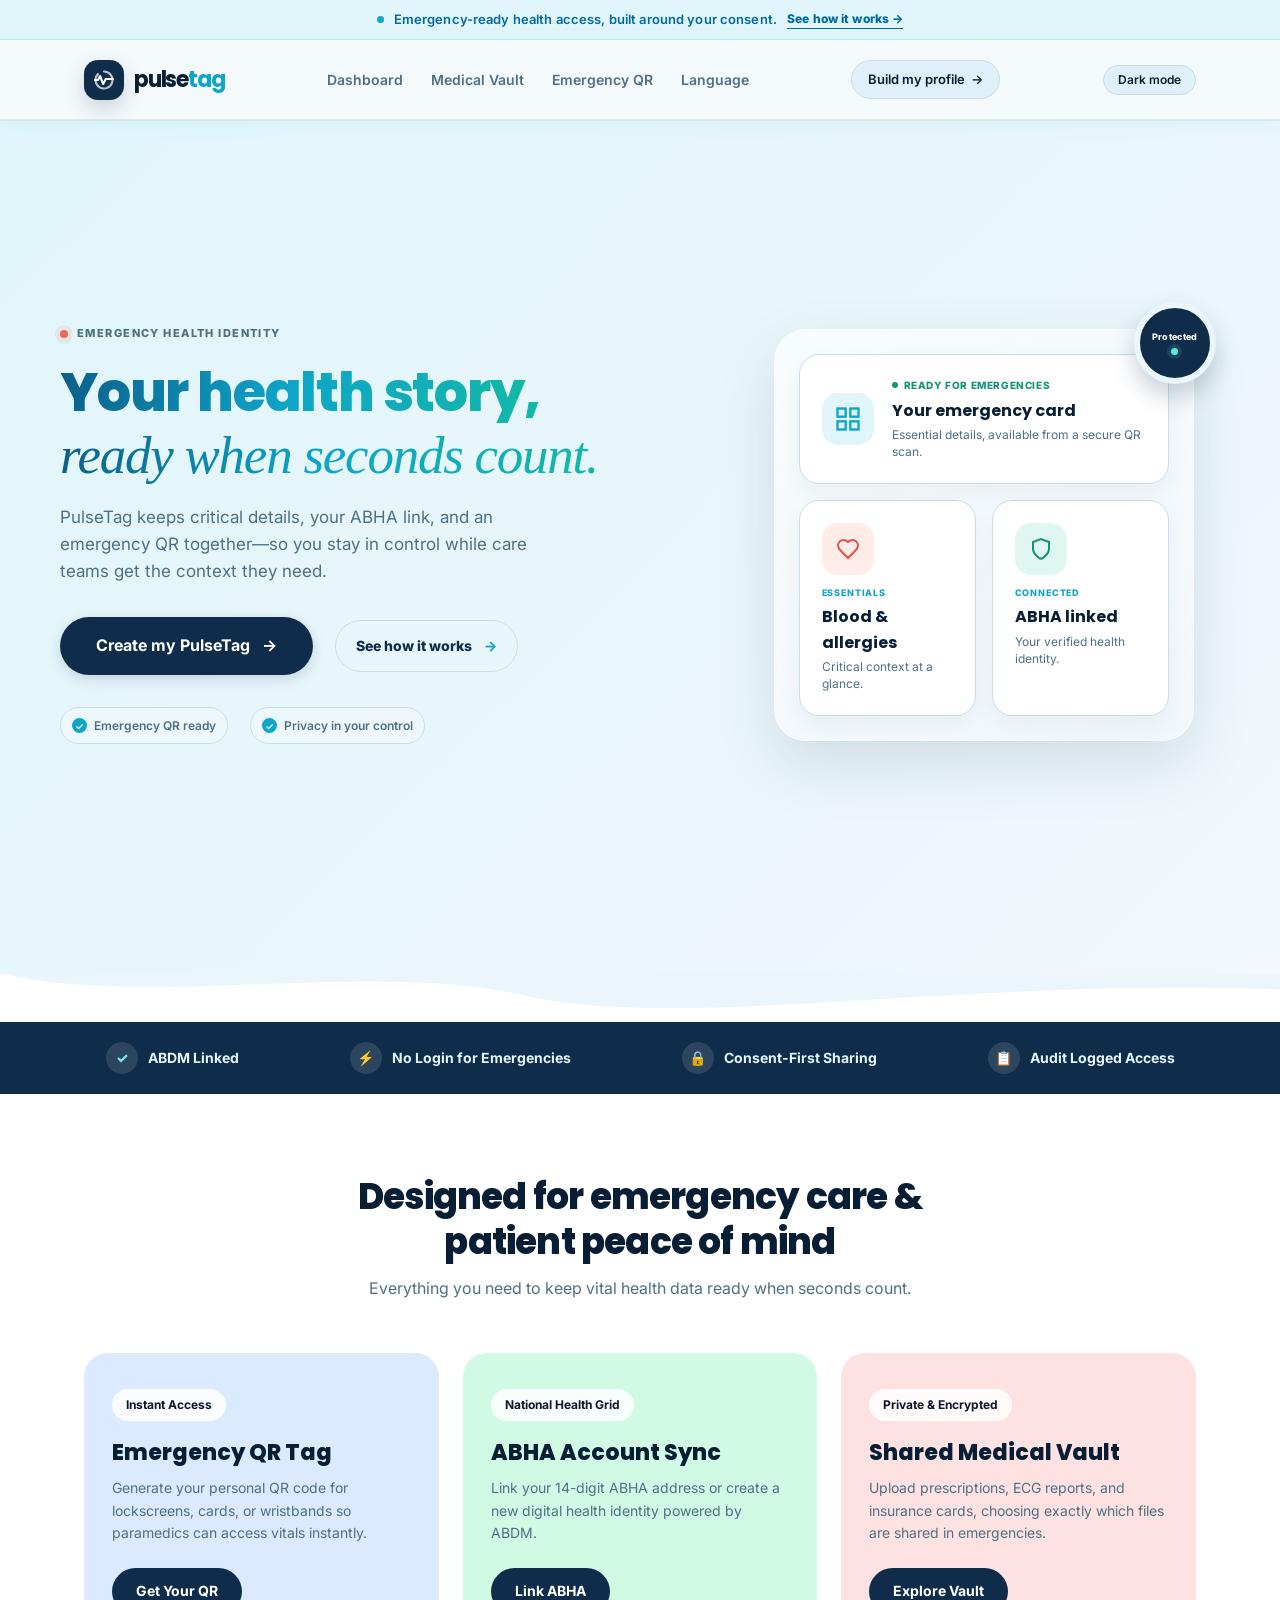
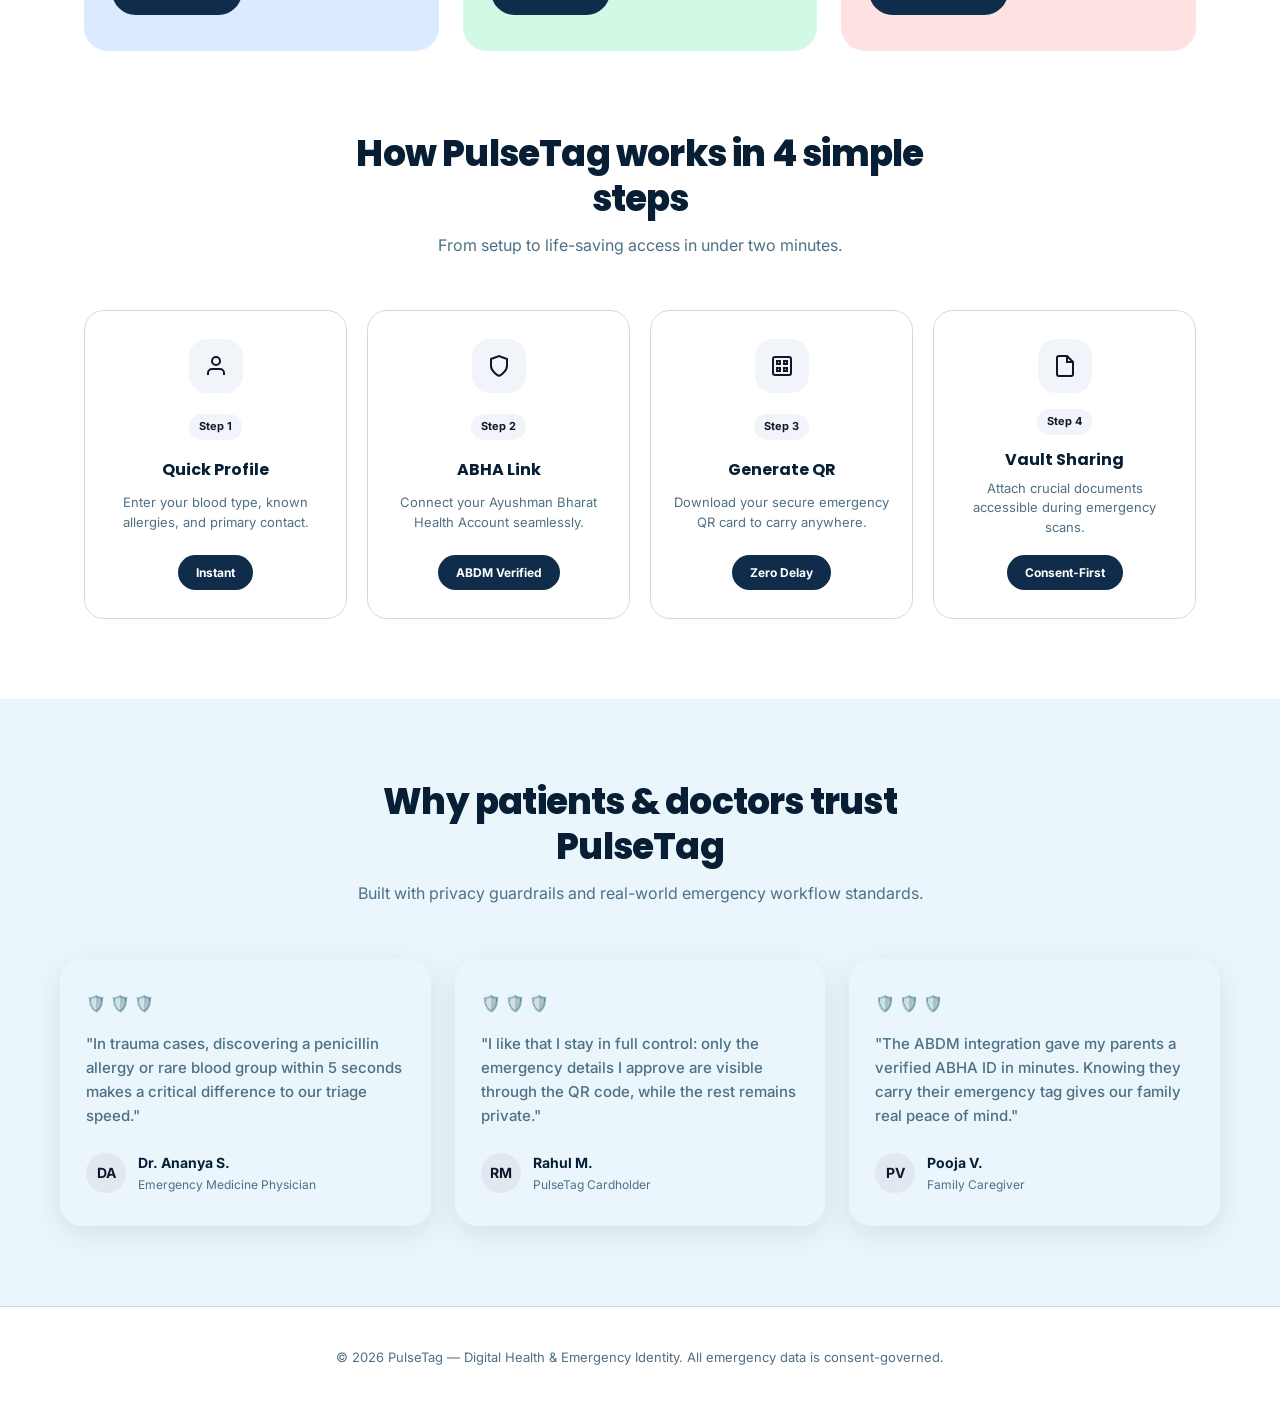
<file: index.html>
<!DOCTYPE html>
<html lang="en">
<head>
  <meta charset="UTF-8">
  <meta name="viewport" content="width=device-width, initial-scale=1.0">
  <link rel="icon" href="favicon.svg" type="image/svg+xml">
  <script src="js/theme.js"></script>
  <title>PulseTag — Your Health Data, Always Accessible</title>

  <link rel="preconnect" href="https://fonts.googleapis.com">
  <link rel="preconnect" href="https://fonts.gstatic.com" crossorigin>
  <link href="https://fonts.googleapis.com/css2?family=Inter:wght@400;500;600;700&family=Poppins:wght@500;600;700;800&display=swap" rel="stylesheet">

  <script src="js/state.js"></script>

  <style>
    * {
      box-sizing: border-box;
      margin: 0;
      padding: 0;
    }
 
    :root {
      --primary: #0f172a;
      --primary-dark: #020617;
      --accent-teal: #14b8a6;
      --teal-bg: #e6f7f5;
      --teal-text: #0f766e;
      --hero-bg: #e8f4f8;
      --strip-bg: #fde8e4;
      --strip-text: #991b1b;
      --card-blue: #e0f2fe;
      --card-mint: #dcfce7;
      --card-blush: #fee2e2;
      --card-peach: #fef3c7;
      --card-lavender: #ede9fe;
      --text: #1e293b;
      --muted: #64748b;
      --white: #ffffff;
      --border: #e2e8f0;
    }

    body {
      background: var(--white);
      color: var(--text);
      font-family: 'Inter', -apple-system, BlinkMacSystemFont, "Segoe UI", Roboto, sans-serif;
      line-height: 1.6;
      -webkit-font-smoothing: antialiased;
    }

    /* Top Announcement Bar */
    .announcement-bar {
      background: var(--teal-bg);
      color: var(--teal-text);
      font-size: 13px;
      font-weight: 600;
      text-align: center;
      padding: 9px 16px;
      display: flex;
      align-items: center;
      justify-content: center;
      gap: 8px;
    }

    .announcement-badge {
      display: inline-block;
      width: 7px;
      height: 7px;
      background: var(--accent-teal);
      border-radius: 50%;
    }

    /* Navbar */
    .navbar {
      display: flex;
      align-items: center;
      justify-content: space-between;
      max-width: 1160px;
      margin: 0 auto;
      padding: 20px 24px;
      background: var(--white);
    }

    .brand {
      display: flex;
      align-items: center;
      gap: 10px;
      text-decoration: none;
      color: var(--text);
    }

    .logo-icon {
      width: 40px;
      height: 40px;
      border-radius: 12px;
      background: #0f172a;
      display: flex;
      align-items: center;
      justify-content: center;
      color: #fff;
    }

    .brand-title {
      font-family: 'Poppins', sans-serif;
      font-size: 22px;
      font-weight: 700;
      letter-spacing: -0.5px;
      color: var(--text);
    }

    .nav-links {
      display: flex;
      align-items: center;
      gap: 28px;
      list-style: none;
    }

    .nav-link {
      color: var(--muted);
      text-decoration: none;
      font-size: 14px;
      font-weight: 600;
      transition: color 0.2s ease;
    }

    .nav-link:hover {
      color: var(--text);
    }

    .nav-btn {
      display: inline-flex;
      align-items: center;
      gap: 6px;
      background: #f1f5f9;
      color: var(--text);
      padding: 8px 16px;
      border-radius: 9999px;
      text-decoration: none;
      font-size: 13px;
      font-weight: 600;
      transition: background 0.2s ease;
    }

    .nav-btn:hover {
      background: #e2e8f0;
    }

    /* Hero Section */
    .hero-section {
      background: var(--hero-bg);
      position: relative;
      padding: 56px 24px 80px;
    }

    .hero-container {
      max-width: 1160px;
      margin: 0 auto;
      display: grid;
      grid-template-columns: 1.15fr 0.85fr;
      align-items: center;
      gap: 48px;
    }

    .hero-content {
      max-width: 600px;
    }

    .hero-heading {
      font-family: 'Poppins', sans-serif;
      font-size: clamp(34px, 5.2vw, 54px);
      font-weight: 800;
      line-height: 1.15;
      color: #0f172a;
      letter-spacing: -1.2px;
      margin-bottom: 18px;
    }

    .hero-subtext {
      color: var(--muted);
      font-size: 17px;
      line-height: 1.6;
      margin-bottom: 32px;
      max-width: 480px;
    }

    .get-started {
      display: inline-flex;
      align-items: center;
      justify-content: center;
      background: #0f172a;
      color: #ffffff;
      padding: 16px 36px;
      border-radius: 9999px;
      font-size: 16px;
      font-weight: 700;
      text-decoration: none;
      transition: transform 0.2s ease, background 0.2s ease;
      box-shadow: 0 4px 14px rgba(15, 23, 42, 0.15);
    }

    .get-started:hover {
      background: #1e293b;
      transform: translateY(-2px);
    }

    /* Hero Organic Illustration Cluster */
    .hero-visual {
      display: flex;
      align-items: center;
      justify-content: center;
      position: relative;
    }

    .illustration-cluster {
      width: 100%;
      max-width: 420px;
      display: grid;
      grid-template-columns: 1fr 1fr;
      gap: 16px;
      position: relative;
    }

    .cluster-card {
      background: #ffffff;
      border-radius: 20px;
      padding: 22px;
      box-shadow: 0 10px 25px rgba(15, 23, 42, 0.05);
      transition: transform 0.3s ease;
    }

    .cluster-card:hover {
      transform: translateY(-4px);
    }

    .cluster-card.featured {
      grid-column: span 2;
      background: #ffffff;
      display: flex;
      align-items: center;
      gap: 18px;
      padding: 24px;
    }

    .cluster-icon-box {
      width: 52px;
      height: 52px;
      border-radius: 16px;
      display: flex;
      align-items: center;
      justify-content: center;
      flex-shrink: 0;
    }

    .cluster-card h3 {
      font-family: 'Poppins', sans-serif;
      font-size: 16px;
      font-weight: 700;
      color: #0f172a;
      margin-bottom: 4px;
    }

    .cluster-card p {
      font-size: 12px;
      color: var(--muted);
      line-height: 1.4;
    }

    /* Wave Divider */
    .wave-divider {
      position: absolute;
      bottom: 0;
      left: 0;
      width: 100%;
      overflow: hidden;
      line-height: 0;
      transform: translateY(99%);
      z-index: 2;
    }

    .wave-divider svg {
      position: relative;
      display: block;
      width: calc(100% + 1.3px);
      height: 48px;
    }

    .wave-divider .shape-fill {
      fill: var(--hero-bg);
    }

    /* Trust Strip */
    .trust-strip {
      background: var(--strip-bg);
      padding: 20px 24px;
      margin-top: 48px;
    }

    .trust-container {
      max-width: 1160px;
      margin: 0 auto;
      display: flex;
      align-items: center;
      justify-content: space-around;
      flex-wrap: wrap;
      gap: 20px;
    }

    .trust-item {
      display: flex;
      align-items: center;
      gap: 10px;
      font-size: 14px;
      font-weight: 700;
      color: #7f1d1d;
    }

    .trust-icon-circle {
      width: 32px;
      height: 32px;
      border-radius: 50%;
      background: #ffffff;
      display: flex;
      align-items: center;
      justify-content: center;
      color: #b91c1c;
      font-weight: 800;
      box-shadow: 0 2px 6px rgba(0, 0, 0, 0.05);
    }

    /* Section Styling */
    .content-section {
      padding: 80px 24px;
      max-width: 1160px;
      margin: 0 auto;
    }

    .section-header {
      text-align: center;
      max-width: 600px;
      margin: 0 auto 52px;
    }

    .section-heading {
      font-family: 'Poppins', sans-serif;
      font-size: clamp(26px, 4vw, 36px);
      font-weight: 800;
      color: #0f172a;
      letter-spacing: -0.8px;
      margin-bottom: 12px;
      line-height: 1.25;
    }

    .section-subheading {
      color: var(--muted);
      font-size: 16px;
    }

    /* 3-Column Category Cards */
    .cards-grid {
      display: grid;
      grid-template-columns: repeat(3, 1fr);
      gap: 24px;
    }

    .pastel-card {
      border-radius: 24px;
      padding: 36px 28px;
      display: flex;
      flex-direction: column;
      justify-content: space-between;
      min-height: 280px;
      transition: transform 0.25s ease;
    }

    .pastel-card:hover {
      transform: translateY(-4px);
    }

    .pastel-card.blue { background: var(--card-blue); }
    .pastel-card.mint { background: var(--card-mint); }
    .pastel-card.blush { background: var(--card-blush); }
    .pastel-card.peach { background: var(--card-peach); }
    .pastel-card.lavender { background: var(--card-lavender); }

    .card-top {
      margin-bottom: 24px;
    }

    .card-badge {
      display: inline-flex;
      align-items: center;
      padding: 6px 14px;
      border-radius: 9999px;
      background: rgba(255, 255, 255, 0.85);
      font-size: 12px;
      font-weight: 700;
      color: #0f172a;
      margin-bottom: 18px;
    }

    .card-title {
      font-family: 'Poppins', sans-serif;
      font-size: 22px;
      font-weight: 800;
      color: #0f172a;
      margin-bottom: 10px;
      line-height: 1.3;
    }

    .card-text {
      font-size: 14px;
      color: #475569;
      line-height: 1.6;
    }

    .card-btn {
      display: inline-flex;
      align-items: center;
      justify-content: center;
      background: #0f172a;
      color: #ffffff;
      padding: 12px 24px;
      border-radius: 9999px;
      font-size: 14px;
      font-weight: 700;
      text-decoration: none;
      align-self: flex-start;
      transition: background 0.2s ease;
    }

    .card-btn:hover {
      background: #1e293b;
    }

    /* Product Cards / How it works */
    .showcase-row {
      display: grid;
      grid-template-columns: repeat(4, 1fr);
      gap: 20px;
    }

    .showcase-card {
      background: #ffffff;
      border: 1px solid var(--border);
      border-radius: 20px;
      padding: 28px 20px;
      text-align: center;
      display: flex;
      flex-direction: column;
      align-items: center;
      justify-content: space-between;
      min-height: 270px;
    }

    .showcase-icon {
      width: 54px;
      height: 54px;
      border-radius: 18px;
      background: #f1f5f9;
      display: flex;
      align-items: center;
      justify-content: center;
      margin-bottom: 16px;
      color: #0f172a;
    }

    .status-tag {
      display: inline-block;
      padding: 4px 10px;
      border-radius: 9999px;
      background: #f1f5f9;
      color: #0f172a;
      font-size: 11px;
      font-weight: 700;
      margin-bottom: 12px;
    }

    .showcase-title {
      font-family: 'Poppins', sans-serif;
      font-size: 16px;
      font-weight: 700;
      color: #0f172a;
      margin-bottom: 6px;
    }

    .showcase-desc {
      font-size: 13px;
      color: var(--muted);
      line-height: 1.5;
      margin-bottom: 18px;
    }

    .showcase-btn {
      display: inline-flex;
      align-items: center;
      background: #0f172a;
      color: #ffffff;
      padding: 8px 18px;
      border-radius: 9999px;
      font-size: 12px;
      font-weight: 700;
      text-decoration: none;
    }

    /* Testimonials Reassurance */
    .reassurance-section {
      background: #f8fafc;
      padding: 80px 24px;
    }

    .reassurance-grid {
      max-width: 1160px;
      margin: 0 auto;
      display: grid;
      grid-template-columns: repeat(3, 1fr);
      gap: 24px;
    }

    .reassurance-card {
      background: #ffffff;
      border-radius: 22px;
      padding: 32px 26px;
      box-shadow: 0 4px 20px rgba(0, 0, 0, 0.03);
      display: flex;
      flex-direction: column;
      justify-content: space-between;
    }

    .shields-row {
      display: flex;
      gap: 4px;
      color: #0f766e;
      margin-bottom: 16px;
    }

    .reassurance-quote {
      font-size: 15px;
      color: #334155;
      line-height: 1.6;
      margin-bottom: 24px;
      font-weight: 500;
    }

    .person-row {
      display: flex;
      align-items: center;
      gap: 12px;
    }

    .avatar-circle {
      width: 40px;
      height: 40px;
      border-radius: 50%;
      background: #e2e8f0;
      display: flex;
      align-items: center;
      justify-content: center;
      font-weight: 700;
      font-size: 14px;
      color: #0f172a;
    }

    .person-info h4 {
      font-size: 14px;
      font-weight: 700;
      color: #0f172a;
    }

    .person-info p {
      font-size: 12px;
      color: var(--muted);
    }

    /* Footer */
    .footer {
      border-top: 1px solid var(--border);
      padding: 40px 24px;
      text-align: center;
      background: #ffffff;
    }

    .footer-text {
      font-size: 13px;
      color: var(--muted);
    }

    @media (max-width: 960px) {
      .hero-container {
        grid-template-columns: 1fr;
        text-align: center;
      }
      .hero-content {
        max-width: 100%;
      }
      .hero-subtext {
        margin: 0 auto 32px;
      }
      .cards-grid, .reassurance-grid {
        grid-template-columns: 1fr;
      }
      .showcase-row {
        grid-template-columns: repeat(2, 1fr);
      }
      .nav-links {
        display: none;
      }
    }

    @media (max-width: 600px) {
      .showcase-row {
        grid-template-columns: 1fr;
      }
      .trust-container {
        flex-direction: column;
        align-items: flex-start;
      }
    }
    @media (max-width: 768px) {
      html, body { width: 100%; overflow-x: hidden; }
      .navbar { flex-wrap: wrap; gap: 12px 20px; padding: 16px 20px; }
      .nav-links { flex-wrap: wrap; gap: 10px 14px; min-width: 0; }
      .hero-container, .cards-container, .showcase-container, .reassurance-container {
        width: 100%;
        min-width: 0;
      }
      .hero, .feature-card, .showcase-card, .reassurance-card { min-width: 0; }
      h1, .hero h1 { font-size: clamp(24px, 7vw, 38px); }
      img, svg, canvas, video { max-width: 100%; }
      button, input, select, textarea { max-width: 100%; }
    }
    @media (max-width: 480px) {
      .navbar { padding: 14px 16px; }
      .nav-links { width: 100%; justify-content: flex-start; }
      .hero, .feature-card, .showcase-card, .reassurance-card { border-radius: 20px; }
      h1, .hero h1 { font-size: clamp(23px, 8vw, 32px); }
    }
  </style>
  <link rel="stylesheet" href="css/theme.css">
  <link rel="stylesheet" href="css/globals.css">
</head>
<body>
  <!-- Top Announcement Bar -->
  <div class="announcement-bar">
    <span class="announcement-badge"></span>
    <span>Emergency-ready health access, built around your consent.</span>
    <a href="#how-it-works">See how it works <span aria-hidden="true">→</span></a>
  </div>

  <!-- Navbar -->
  <nav class="navbar" aria-label="Main Navigation">
    <a href="index.html" class="brand">
      <div class="logo-icon" aria-hidden="true">
        <svg width="24" height="24" viewBox="0 0 24 24" fill="none" stroke="currentColor" stroke-width="2.1" stroke-linecap="round" stroke-linejoin="round">
          <path d="M3 12h3l2-4 3.2 8 2.5-5H21"/>
          <path d="M12 3.5a8.5 8.5 0 1 1-6.01 2.49" opacity=".72"/>
        </svg>
      </div>
      <span class="brand-title">pulse<span>tag</span></span>
    </a>

    <button class="menu-toggle" type="button" aria-controls="primary-navigation" aria-expanded="false" aria-label="Open navigation menu"><span></span><span></span><span></span></button>
    <div class="nav-links" id="primary-navigation">
      <a href="home.html" class="nav-link">Dashboard</a>
      <a href="vault.html" class="nav-link">Medical Vault</a>
      <a href="qr.html" class="nav-link">Emergency QR</a>
      <a href="language.html" class="nav-link">Language</a>
    </div>

    <a href="language.html" class="nav-btn">
      <span>Build my profile</span>
      <span aria-hidden="true">→</span>
    </a>
  </nav>

  <!-- Hero Section -->
  <header class="hero-section">
    <div class="hero-container">
      <div class="hero-content">
        <p class="eyebrow"><span class="eyebrow-dot"></span> Emergency health identity</p>
        <h1 class="hero-heading" id="title">
          <span>Your health story,</span><br><em>ready when seconds count.</em>
        </h1>
        <p class="hero-subtext tagline">
          PulseTag keeps critical details, your ABHA link, and an emergency QR together—so you stay in control while care teams get the context they need.
        </p>
        <div class="hero-actions"><a href="language.html" class="get-started">Create my PulseTag <span aria-hidden="true">→</span></a><a href="#how-it-works" class="text-action">See how it works <span aria-hidden="true">→</span></a></div>
        <div class="hero-proof" aria-label="PulseTag benefits"><span><i aria-hidden="true">✓</i> Emergency QR ready</span><span><i aria-hidden="true">✓</i> Privacy in your control</span></div>
      </div>

      <div class="hero-visual" aria-hidden="true">
        <div class="illustration-cluster">
          <div class="profile-orb"><span>Protected</span><span class="orb-pulse"></span></div>
          <div class="cluster-card featured">
            <div class="cluster-icon-box">
              <svg width="28" height="28" viewBox="0 0 24 24" fill="none" stroke="currentColor" stroke-width="2">
                <rect x="3" y="3" width="7" height="7"></rect>
                <rect x="14" y="3" width="7" height="7"></rect>
                <rect x="14" y="14" width="7" height="7"></rect>
                <rect x="3" y="14" width="7" height="7"></rect>
              </svg>
            </div>
            <div>
              <span class="live-status"><i></i> Ready for emergencies</span><h3>Your emergency card</h3><p>Essential details, available from a secure QR scan.</p>
            </div>
          </div>

          <div class="cluster-card">
            <div class="cluster-icon-box coral-icon">
              <svg width="24" height="24" viewBox="0 0 24 24" fill="none" stroke="currentColor" stroke-width="2">
                <path d="M19 14c1.49-1.46 3-3.21 3-5.5A5.5 5.5 0 0 0 16.5 3c-1.76 0-3 .5-4.5 2-1.5-1.5-2.74-2-4.5-2A5.5 5.5 0 0 0 2 8.5c0 2.3 1.5 4.05 3 5.5l7 7Z"/>
              </svg>
            </div>
            <p class="mini-label">ESSENTIALS</p><h3>Blood & allergies</h3><p>Critical context at a glance.</p>
          </div>

          <div class="cluster-card">
            <div class="cluster-icon-box mint-icon">
              <svg width="24" height="24" viewBox="0 0 24 24" fill="none" stroke="currentColor" stroke-width="2">
                <path d="M12 22s8-4 8-10V5l-8-3-8 3v7c0 6 8 10 8 10"/>
              </svg>
            </div>
            <p class="mini-label">CONNECTED</p><h3>ABHA linked</h3><p>Your verified health identity.</p>
          </div>
        </div>
      </div>
    </div>

    <!-- Wavy SVG bottom edge -->
    <div class="wave-divider" aria-hidden="true">
      <svg viewBox="0 0 1200 120" preserveAspectRatio="none">
        <path d="M0,0 C150,90 350,-40 500,60 C650,140 900,10 1200,40 L1200,0 L0,0 Z" class="shape-fill"></path>
      </svg>
    </div>
  </header>

  <!-- Trust Strip -->
  <section class="trust-strip" aria-label="Key Trust Pillars">
    <div class="trust-container">
      <div class="trust-item">
        <span class="trust-icon-circle">✓</span>
        <span>ABDM Linked</span>
      </div>
      <div class="trust-item">
        <span class="trust-icon-circle">⚡</span>
        <span>No Login for Emergencies</span>
      </div>
      <div class="trust-item">
        <span class="trust-icon-circle">🔒</span>
        <span>Consent-First Sharing</span>
      </div>
      <div class="trust-item">
        <span class="trust-icon-circle">📋</span>
        <span>Audit Logged Access</span>
      </div>
    </div>
  </section>

  <!-- Feature Cards Section -->
  <main class="content-section">
    <div class="section-header">
      <h2 class="section-heading">Designed for emergency care & patient peace of mind</h2>
      <p class="section-subheading">Everything you need to keep vital health data ready when seconds count.</p>
    </div>

    <div class="cards-grid">
      <article class="pastel-card blue">
        <div class="card-top">
          <span class="card-badge">Instant Access</span>
          <h3 class="card-title">Emergency QR Tag</h3>
          <p class="card-text">Generate your personal QR code for lockscreens, cards, or wristbands so paramedics can access vitals instantly.</p>
        </div>
        <a href="language.html" class="card-btn">Get Your QR</a>
      </article>

      <article class="pastel-card mint">
        <div class="card-top">
          <span class="card-badge">National Health Grid</span>
          <h3 class="card-title">ABHA Account Sync</h3>
          <p class="card-text">Link your 14-digit ABHA address or create a new digital health identity powered by ABDM.</p>
        </div>
        <a href="language.html" class="card-btn">Link ABHA</a>
      </article>

      <article class="pastel-card blush">
        <div class="card-top">
          <span class="card-badge">Private & Encrypted</span>
          <h3 class="card-title">Shared Medical Vault</h3>
          <p class="card-text">Upload prescriptions, ECG reports, and insurance cards, choosing exactly which files are shared in emergencies.</p>
        </div>
        <a href="language.html" class="card-btn">Explore Vault</a>
      </article>
    </div>
  </main>

  <!-- How It Works Showcase -->
  <section class="content-section" id="how-it-works" style="padding-top: 0;">
    <div class="section-header">
      <h2 class="section-heading">How PulseTag works in 4 simple steps</h2>
      <p class="section-subheading">From setup to life-saving access in under two minutes.</p>
    </div>

    <div class="showcase-row">
      <div class="showcase-card">
        <div class="showcase-icon">
          <svg width="24" height="24" viewBox="0 0 24 24" fill="none" stroke="currentColor" stroke-width="2">
            <path d="M20 21v-2a4 4 0 0 0-4-4H8a4 4 0 0 0-4 4v2"/>
            <circle cx="12" cy="7" r="4"/>
          </svg>
        </div>
        <span class="status-tag">Step 1</span>
        <h4 class="showcase-title">Quick Profile</h4>
        <p class="showcase-desc">Enter your blood type, known allergies, and primary contact.</p>
        <span class="showcase-btn">Instant</span>
      </div>

      <div class="showcase-card">
        <div class="showcase-icon">
          <svg width="24" height="24" viewBox="0 0 24 24" fill="none" stroke="currentColor" stroke-width="2">
            <path d="M12 22s8-4 8-10V5l-8-3-8 3v7c0 6 8 10 8 10"/>
          </svg>
        </div>
        <span class="status-tag">Step 2</span>
        <h4 class="showcase-title">ABHA Link</h4>
        <p class="showcase-desc">Connect your Ayushman Bharat Health Account seamlessly.</p>
        <span class="showcase-btn">ABDM Verified</span>
      </div>

      <div class="showcase-card">
        <div class="showcase-icon">
          <svg width="24" height="24" viewBox="0 0 24 24" fill="none" stroke="currentColor" stroke-width="2">
            <rect x="3" y="3" width="18" height="18" rx="2"/>
            <path d="M7 7h3v3H7zM14 7h3v3h-3zM7 14h3v3H7zM14 14h3v3h-3z"/>
          </svg>
        </div>
        <span class="status-tag">Step 3</span>
        <h4 class="showcase-title">Generate QR</h4>
        <p class="showcase-desc">Download your secure emergency QR card to carry anywhere.</p>
        <span class="showcase-btn">Zero Delay</span>
      </div>

      <div class="showcase-card">
        <div class="showcase-icon">
          <svg width="24" height="24" viewBox="0 0 24 24" fill="none" stroke="currentColor" stroke-width="2">
            <path d="M14 2H6a2 2 0 0 0-2 2v16a2 2 0 0 0 2 2h12a2 2 0 0 0 2-2V8z"/>
            <polyline points="14 2 14 8 20 8"/>
          </svg>
        </div>
        <span class="status-tag">Step 4</span>
        <h4 class="showcase-title">Vault Sharing</h4>
        <p class="showcase-desc">Attach crucial documents accessible during emergency scans.</p>
        <span class="showcase-btn">Consent-First</span>
      </div>
    </div>
  </section>

  <!-- Reassurance / Why Patients Trust PulseTag -->
  <section class="reassurance-section">
    <div class="section-header">
      <h2 class="section-heading">Why patients & doctors trust PulseTag</h2>
      <p class="section-subheading">Built with privacy guardrails and real-world emergency workflow standards.</p>
    </div>

    <div class="reassurance-grid">
      <div class="reassurance-card">
        <div>
          <div class="shields-row">
            <span>🛡️</span><span>🛡️</span><span>🛡️</span>
          </div>
          <p class="reassurance-quote">"In trauma cases, discovering a penicillin allergy or rare blood group within 5 seconds makes a critical difference to our triage speed."</p>
        </div>
        <div class="person-row">
          <div class="avatar-circle">DA</div>
          <div class="person-info">
            <h4>Dr. Ananya S.</h4>
            <p>Emergency Medicine Physician</p>
          </div>
        </div>
      </div>

      <div class="reassurance-card">
        <div>
          <div class="shields-row">
            <span>🛡️</span><span>🛡️</span><span>🛡️</span>
          </div>
          <p class="reassurance-quote">"I like that I stay in full control: only the emergency details I approve are visible through the QR code, while the rest remains private."</p>
        </div>
        <div class="person-row">
          <div class="avatar-circle">RM</div>
          <div class="person-info">
            <h4>Rahul M.</h4>
            <p>PulseTag Cardholder</p>
          </div>
        </div>
      </div>

      <div class="reassurance-card">
        <div>
          <div class="shields-row">
            <span>🛡️</span><span>🛡️</span><span>🛡️</span>
          </div>
          <p class="reassurance-quote">"The ABDM integration gave my parents a verified ABHA ID in minutes. Knowing they carry their emergency tag gives our family real peace of mind."</p>
        </div>
        <div class="person-row">
          <div class="avatar-circle">PV</div>
          <div class="person-info">
            <h4>Pooja V.</h4>
            <p>Family Caregiver</p>
          </div>
        </div>
      </div>
    </div>
  </section>

  <!-- Footer -->
  <footer class="footer">
    <p class="footer-text">© 2026 PulseTag — Digital Health & Emergency Identity. All emergency data is consent-governed.</p>
  </footer>

  <script>
    /*
     * Entry-point routing:
     * Returning users who have already granted consent go directly
     * to the permanent home screen.
     */
    try {
      const state = getState();

      if (state && state.consentGranted === true) {
        window.location.replace("home.html");
      }
    } catch (error) {
      // If state cannot be read, remain on the welcome screen.
    }
  </script>
  <script>
    const menuButton = document.querySelector('.menu-toggle');
    const navigation = document.querySelector('.nav-links');
    if (menuButton && navigation) menuButton.addEventListener('click', () => {
      const open = navigation.classList.toggle('is-open');
      menuButton.classList.toggle('is-open', open);
      menuButton.setAttribute('aria-expanded', String(open));
    });
  </script>
</body>
</html>
</file>
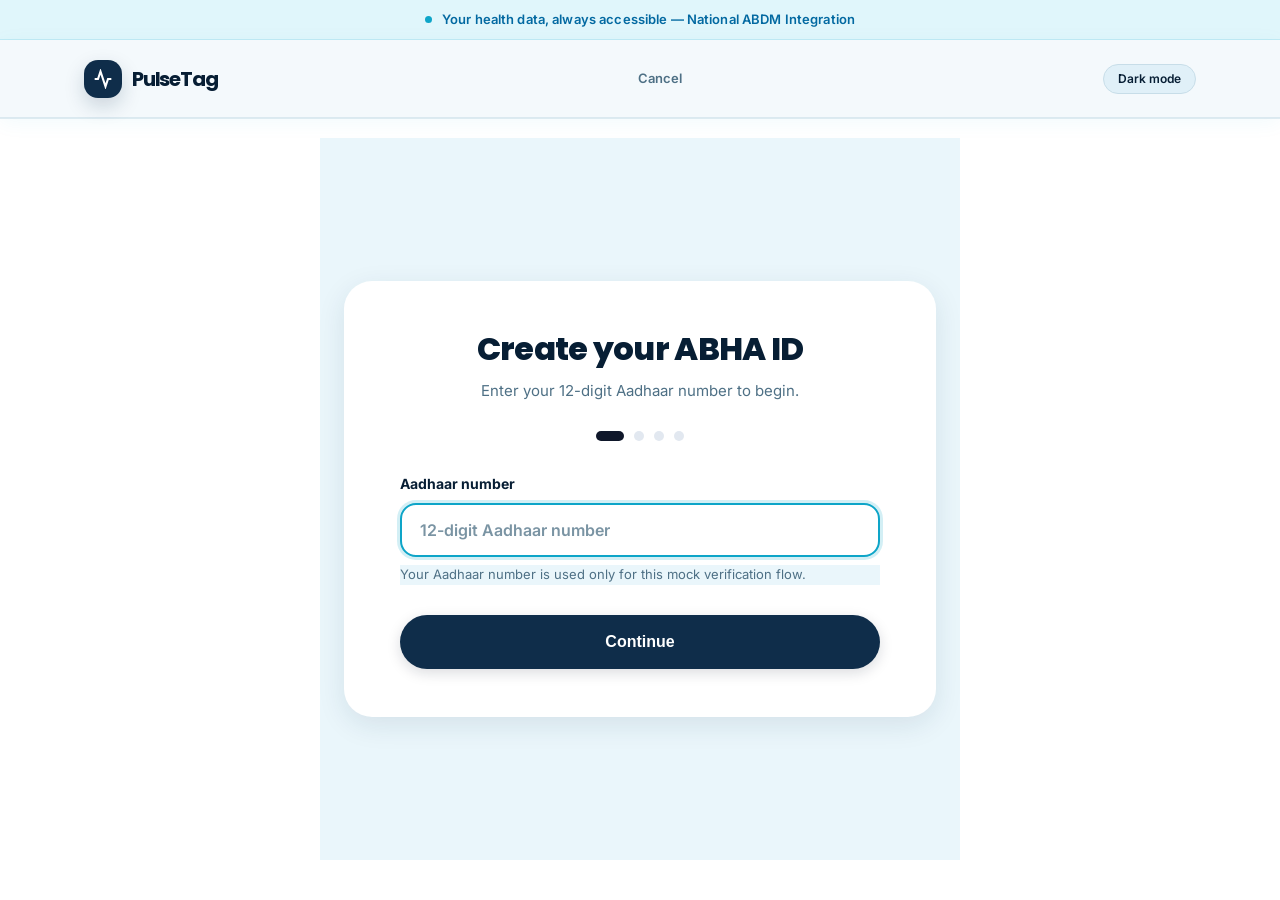
<file: abha-create.html>
<!DOCTYPE html>
<html lang="en">
<head>
  <meta charset="UTF-8">
  <meta name="viewport" content="width=device-width, initial-scale=1.0">
  <script src="js/theme.js"></script>

  <title>PulseTag — Create ABHA ID</title>

  <link rel="preconnect" href="https://fonts.googleapis.com">
  <link rel="preconnect" href="https://fonts.gstatic.com" crossorigin>
  <link href="https://fonts.googleapis.com/css2?family=Inter:wght@400;500;600;700&family=Poppins:wght@500;600;700;800&display=swap" rel="stylesheet">

  <script src="js/state.js"></script>
  <script src="js/i18n.js"></script>

  <style>
    * {
      box-sizing: border-box;
      margin: 0;
      padding: 0;
    }

    :root {
      --primary: #0f172a;
      --primary-dark: #020617;
      --accent-teal: #14b8a6;
      --teal-bg: #e6f7f5;
      --teal-text: #0f766e;
      --hero-bg: #e8f4f8;
      --card-mint: #dcfce7;
      --card-blue: #e0f2fe;
      --text: #1e293b;
      --muted: #64748b;
      --border: #e2e8f0;
      --white: #ffffff;
      --error: #dc2626;
      --error-bg: #fef2f2;
      --success: #15803d;
      --success-bg: #f0fdf4;
    }

    body {
      margin: 0;
      min-height: 100vh;
      background: var(--hero-bg);
      color: var(--text);
      font-family: 'Inter', -apple-system, BlinkMacSystemFont, "Segoe UI", Roboto, sans-serif;
      line-height: 1.6;
      display: flex;
      flex-direction: column;
    }

    /* Top Announcement Bar */
    .announcement-bar {
      background: var(--teal-bg);
      color: var(--teal-text);
      font-size: 13px;
      font-weight: 600;
      text-align: center;
      padding: 9px 16px;
      display: flex;
      align-items: center;
      justify-content: center;
      gap: 8px;
    }

    .announcement-badge {
      display: inline-block;
      width: 7px;
      height: 7px;
      background: var(--accent-teal);
      border-radius: 50%;
    }

    /* Navbar */
    .navbar {
      display: flex;
      align-items: center;
      justify-content: space-between;
      max-width: 1160px;
      width: 100%;
      margin: 0 auto;
      padding: 20px 24px;
    }

    .brand {
      display: flex;
      align-items: center;
      gap: 10px;
      text-decoration: none;
      color: var(--text);
    }

    .logo-icon {
      width: 38px;
      height: 38px;
      border-radius: 12px;
      background: #0f172a;
      display: flex;
      align-items: center;
      justify-content: center;
      color: #fff;
    }

    .brand-title {
      font-family: 'Poppins', sans-serif;
      font-size: 20px;
      font-weight: 700;
      letter-spacing: -0.5px;
      color: var(--text);
    }

    .nav-link {
      color: var(--muted);
      text-decoration: none;
      font-size: 13px;
      font-weight: 600;
    }

    /* Page Container */
    .page {
      width: 100%;
      max-width: 640px;
      margin: 20px auto 40px;
      padding: 0 24px;
      flex: 1;
      display: flex;
      align-items: center;
      justify-content: center;
    }

    .card {
      width: 100%;
      background: var(--white);
      border-radius: 28px;
      padding: 48px 40px;
      box-shadow: 0 10px 30px rgba(15, 23, 42, 0.05);
    }

    .header {
      margin-bottom: 28px;
      text-align: center;
    }

    h1 {
      font-family: 'Poppins', sans-serif;
      margin: 0 0 10px;
      font-size: clamp(24px, 4vw, 32px);
      font-weight: 800;
      line-height: 1.25;
      color: #0f172a;
      letter-spacing: -0.7px;
    }

    .subtitle {
      max-width: 480px;
      margin: 0 auto;
      color: var(--muted);
      font-size: 15px;
      line-height: 1.6;
    }

    .progress {
      display: flex;
      align-items: center;
      justify-content: center;
      gap: 10px;
      margin-bottom: 32px;
    }

    .progress-dot {
      width: 10px;
      height: 10px;
      border-radius: 50%;
      background: #e2e8f0;
      transition: all 0.25s ease;
    }

    .progress-dot.active {
      background: #0f172a;
      width: 28px;
      border-radius: 9999px;
    }

    .progress-dot.complete {
      background: #14b8a6;
    }

    .step {
      width: 100%;
      max-width: 480px;
      margin: 0 auto;
    }

    .field {
      margin-bottom: 20px;
    }

    label {
      display: block;
      margin-bottom: 8px;
      font-size: 14px;
      font-weight: 700;
      color: #0f172a;
    }

    input {
      width: 100%;
      min-height: 54px;
      padding: 0 18px;
      border: 2px solid var(--border);
      border-radius: 16px;
      outline: none;
      background: #ffffff;
      color: var(--text);
      font-family: inherit;
      font-size: 16px;
      font-weight: 600;
      transition: border-color 0.2s ease, box-shadow 0.2s ease;
    }

    input:focus {
      border-color: #0f172a;
      box-shadow: 0 0 0 4px rgba(15, 23, 42, 0.08);
    }

    input:disabled {
      background: #f1f5f9;
      color: #64748b;
      cursor: not-allowed;
    }

    .hint {
      margin-top: 8px;
      color: var(--muted);
      font-size: 13px;
      line-height: 1.5;
    }

    .message {
      display: none;
      margin: 14px 0;
      padding: 12px 14px;
      border-radius: 12px;
      font-size: 14px;
      line-height: 1.5;
      text-align: center;
      font-weight: 500;
    }

    .message.visible {
      display: block;
    }

    .message.error {
      border: 1px solid #fecaca;
      background: var(--error-bg);
      color: var(--error);
    }

    .message.success {
      border: 1px solid #bbf7d0;
      background: var(--success-bg);
      color: var(--success);
    }

    .button {
      width: 100%;
      min-height: 54px;
      margin-top: 10px;
      padding: 0 24px;
      border-radius: 9999px;
      font-size: 16px;
      font-weight: 700;
      cursor: pointer;
      display: inline-flex;
      align-items: center;
      justify-content: center;
      transition: transform 0.2s ease, background 0.2s ease, border-color 0.2s ease;
    }

    .button-primary {
      border: 0;
      background: #0f172a;
      color: #ffffff;
      box-shadow: 0 4px 14px rgba(15, 23, 42, 0.15);
    }

    .button-primary:hover:not(:disabled) {
      background: #1e293b;
      transform: translateY(-2px);
    }

    .button-secondary {
      border: 2px solid var(--border);
      background: #ffffff;
      color: #0f172a;
    }

    .button-secondary:hover:not(:disabled) {
      border-color: #94a3b8;
      background: #f8fafc;
      transform: translateY(-2px);
    }

    .button:disabled {
      cursor: not-allowed;
      opacity: 0.55;
      background: #94a3b8;
      box-shadow: none;
    }

    .loading {
      display: inline-flex;
      align-items: center;
      justify-content: center;
      gap: 10px;
    }

    .spinner {
      width: 18px;
      height: 18px;
      border: 2px solid rgba(255, 255, 255, 0.4);
      border-top-color: #fff;
      border-radius: 50%;
      animation: spin 0.7s linear infinite;
    }

    @keyframes spin {
      to { transform: rotate(360deg); }
    }

    .details {
      margin: 24px 0;
      border-radius: 20px;
      background: #f8fafc;
      border: 1px solid var(--border);
      overflow: hidden;
    }

    .detail-row {
      display: flex;
      justify-content: space-between;
      gap: 20px;
      padding: 16px 20px;
      border-bottom: 1px solid var(--border);
    }

    .detail-row:last-child {
      border-bottom: 0;
    }

    .detail-label {
      color: var(--muted);
      font-size: 14px;
    }

    .detail-value {
      text-align: right;
      font-weight: 700;
      color: #0f172a;
    }

    .success-screen {
      text-align: center;
    }

    .success-icon {
      display: flex;
      align-items: center;
      justify-content: center;
      width: 72px;
      height: 72px;
      margin: 0 auto 24px;
      border-radius: 50%;
      background: #dcfce7;
      color: #166534;
      font-size: 32px;
      font-weight: 800;
    }

    .abha-id {
      margin: 24px 0 8px;
      padding: 18px 24px;
      border-radius: 16px;
      background: #e0f2fe;
      color: #0369a1;
      font-family: 'Poppins', sans-serif;
      font-size: 24px;
      font-weight: 800;
      letter-spacing: 1px;
    }

    .address {
      margin: 0;
      color: var(--muted);
      font-size: 14px;
      font-weight: 500;
    }

    @media (max-width: 600px) {
      .card {
        padding: 36px 22px;
        border-radius: 22px;
      }
      .detail-row {
        flex-direction: column;
        gap: 4px;
      }
      .detail-value {
        text-align: left;
      }
    }
    @media (max-width: 768px) {
      html, body { width: 100%; overflow-x: hidden; }
      .navbar { flex-wrap: wrap; gap: 12px 20px; padding: 16px 20px; }
      .brand, .page, .card, .content, form { min-width: 0; width: 100%; }
      .page { padding: 0 16px; }
      .card, .content { padding: 36px 24px; }
      h1 { font-size: clamp(24px, 7vw, 34px); }
      img, svg, canvas, video { max-width: 100%; }
      button, input, select, textarea { max-width: 100%; }
    }
    @media (max-width: 480px) {
      .navbar { padding: 14px 16px; }
      .nav-link { margin-left: 0; overflow-wrap: anywhere; }
      .card, .content { padding: 28px 16px; border-radius: 20px; }
      h1 { font-size: clamp(23px, 8vw, 30px); }
      .button, button, input, select, textarea { width: 100%; }
    }
  </style>
  <link rel="stylesheet" href="css/theme.css">
  <link rel="stylesheet" href="css/globals.css">
</head>
<body>
  <!-- Top Announcement Bar -->
  <div class="announcement-bar">
    <span class="announcement-badge"></span>
    <span>Your health data, always accessible — National ABDM Integration</span>
  </div>

  <!-- Navbar -->
  <nav class="navbar">
    <a href="index.html" class="brand">
      <div class="logo-icon">
        <svg width="20" height="20" viewBox="0 0 24 24" fill="none" stroke="currentColor" stroke-width="2.5">
          <path d="M22 12h-4l-3 9L9 3l-3 9H2"/>
        </svg>
      </div>
      <span class="brand-title">PulseTag</span>
    </a>
    <a href="abha-status.html" class="nav-link">Cancel</a>
  </nav>

  <main class="page">
    <section class="card" aria-live="polite">
      <header class="header">
        <h1 id="pageTitle"></h1>
        <p id="pageSubtitle" class="subtitle"></p>
      </header>

      <div id="progress" class="progress" aria-label="Progress">
        <span class="progress-dot" data-step="1"></span>
        <span class="progress-dot" data-step="2"></span>
        <span class="progress-dot" data-step="3"></span>
        <span class="progress-dot" data-step="4"></span>
      </div>

      <div id="stepContainer"></div>
    </section>
  </main>

  <script>
    let step = 1;

    let aadhaar = "";
    let otpAttempts = 0;
    let verifying = false;

    const CORRECT_OTP = "123456";
    const MAX_OTP_ATTEMPTS = 3;

    const pageTitle = document.getElementById("pageTitle");
    const pageSubtitle = document.getElementById("pageSubtitle");
    const stepContainer = document.getElementById("stepContainer");
    const progressDots = document.querySelectorAll(".progress-dot");

    function t(key, fallback) {
      try {
        if (
          typeof translations !== "undefined" &&
          typeof getState === "function"
        ) {
          const language = getState().language || "en";
          const value = translations[language]?.[key];

          if (value) {
            return value;
          }
        }
      } catch (error) {
        // Use fallback.
      }

      return fallback;
    }

    function updateProgress() {
      progressDots.forEach((dot) => {
        const dotStep = Number(dot.dataset.step);

        dot.classList.toggle("active", dotStep === step);
        dot.classList.toggle("complete", dotStep < step);
      });
    }

    function setHeader(title, subtitle) {
      pageTitle.textContent = title;
      pageSubtitle.textContent = subtitle;
    }

    function renderStep() {
      updateProgress();

      if (step === 1) {
        renderAadhaarStep();
      } else if (step === 2) {
        renderOtpStep();
      } else if (step === 3) {
        renderDetailsStep();
      } else if (step === 4) {
        renderSuccessStep();
      }
    }

    function renderAadhaarStep() {
      setHeader(
        t("abhaCreate.step1Title", "Create your ABHA ID"),
        t(
          "abhaCreate.step1Subtitle",
          "Enter your 12-digit Aadhaar number to begin."
        )
      );

      stepContainer.innerHTML = `
        <form id="aadhaarForm" class="step" novalidate>
          <div class="field">
            <label for="aadhaar">
              ${t("abhaCreate.aadhaarLabel", "Aadhaar number")}
            </label>

            <input
              id="aadhaar"
              type="text"
              inputmode="numeric"
              autocomplete="off"
              maxlength="12"
              placeholder="${t(
                "abhaCreate.aadhaarPlaceholder",
                "12-digit Aadhaar number"
              )}"
              required
            >

            <div class="hint">
              ${t(
                "abhaCreate.aadhaarHint",
                "Your Aadhaar number is used only for this mock verification flow."
              )}
            </div>

            <div
              id="aadhaarMessage"
              class="message"
              role="alert"
              aria-live="polite"
            ></div>
          </div>

          <button class="button button-primary" type="submit">
            ${t("abhaCreate.continue", "Continue")}
          </button>
        </form>
      `;

      const form = document.getElementById("aadhaarForm");
      const input = document.getElementById("aadhaar");
      const message = document.getElementById("aadhaarMessage");

      input.value = aadhaar;

      input.addEventListener("input", () => {
        input.value = input.value
          .replace(/\D/g, "")
          .slice(0, 12);

        message.className = "message";
        message.textContent = "";
      });

      form.addEventListener("submit", (event) => {
        event.preventDefault();

        const value = input.value.trim();

        if (!/^\d{12}$/.test(value)) {
          message.textContent = t(
            "abhaCreate.invalidAadhaar",
            "Please enter a valid 12-digit Aadhaar number."
          );

          message.className = "message visible error";
          input.focus();
          return;
        }

        aadhaar = value;
        step = 2;
        renderStep();
      });

      input.focus();
    }

    function mockOtpCheck(otp) {
      return new Promise((resolve, reject) => {
        setTimeout(() => {
          if (otp === CORRECT_OTP) {
            resolve({ success: true });
          } else {
            reject(new Error("Invalid OTP"));
          }
        }, 800);
      });
    }

    function renderOtpStep() {
      setHeader(
        t("abhaCreate.step2Title", "Verify Aadhaar OTP"),
        t(
          "abhaCreate.step2Subtitle",
          "Enter the 6-digit OTP sent to your registered mobile number."
        )
      );

      stepContainer.innerHTML = `
        <form id="abhaOtpForm" class="step" novalidate>
          <div class="field">
            <label for="abhaOtp">
              ${t("abhaCreate.otpLabel", "One-time password")}
            </label>

            <input
              id="abhaOtp"
              type="text"
              inputmode="numeric"
              autocomplete="one-time-code"
              maxlength="6"
              placeholder="${t(
                "abhaCreate.otpPlaceholder",
                "6-digit OTP"
              )}"
              required
            >

            <div class="hint">
              ${t(
                "abhaCreate.otpHint",
                "For this demo, use 123456."
              )}
            </div>

            <div
              id="otpMessage"
              class="message"
              role="alert"
              aria-live="polite"
            ></div>
          </div>

          <button
            id="verifyOtpButton"
            class="button button-primary"
            type="submit"
          >
            ${t("abhaCreate.verify", "Verify OTP")}
          </button>

          <button
            id="backToAadhaar"
            class="button button-secondary"
            type="button"
          >
            ${t("abhaCreate.back", "Back")}
          </button>
        </form>
      `;

      const form = document.getElementById("abhaOtpForm");
      const input = document.getElementById("abhaOtp");
      const message = document.getElementById("otpMessage");
      const verifyButton = document.getElementById("verifyOtpButton");
      const backButton = document.getElementById("backToAadhaar");

      input.addEventListener("input", () => {
        input.value = input.value
          .replace(/\D/g, "")
          .slice(0, 6);

        message.className = "message";
        message.textContent = "";
      });

      backButton.addEventListener("click", () => {
        step = 1;
        renderStep();
      });

      form.addEventListener("submit", async (event) => {
        event.preventDefault();

        if (verifying) return;

        const otp = input.value.trim();

        if (!/^\d{6}$/.test(otp)) {
          message.textContent = t(
            "abhaCreate.invalidOtp",
            "Please enter the 6-digit OTP."
          );

          message.className = "message visible error";
          input.focus();
          return;
        }

        if (otpAttempts >= MAX_OTP_ATTEMPTS) {
          message.textContent = t(
            "abhaCreate.tooManyAttempts",
            "Too many incorrect attempts. Please start again."
          );

          message.className = "message visible error";
          return;
        }

        verifying = true;
        verifyButton.disabled = true;

        verifyButton.innerHTML = `
          <span class="loading">
            <span class="spinner" aria-hidden="true"></span>
            <span>
              ${t("abhaCreate.verifying", "Verifying...")}
            </span>
          </span>
        `;

        try {
          await mockOtpCheck(otp);

          verifying = false;
          step = 3;
          renderStep();
        } catch (error) {
          otpAttempts++;
          verifying = false;
          verifyButton.disabled = false;

          verifyButton.textContent = t(
            "abhaCreate.verify",
            "Verify OTP"
          );

          input.value = "";

          if (otpAttempts >= MAX_OTP_ATTEMPTS) {
            message.textContent = t(
              "abhaCreate.tooManyAttempts",
              "Too many incorrect attempts. Please start again."
            );

            verifyButton.disabled = true;
          } else {
            const remaining = MAX_OTP_ATTEMPTS - otpAttempts;

            message.textContent = t(
              "abhaCreate.wrongOtp",
              `Incorrect OTP. ${remaining} attempt(s) remaining.`
            ).replace("{attempts}", remaining);
          }

          message.className = "message visible error";
          input.focus();
        }
      });

      input.focus();
    }

    function getMockDetails() {
      return {
        name: "Priya Sharma",
        dob: "14 March 1998"
      };
    }

    function renderDetailsStep() {
      const details = getMockDetails();

      setHeader(
        t("abhaCreate.step3Title", "Confirm your details"),
        t(
          "abhaCreate.step3Subtitle",
          "These details were retrieved from the mock Aadhaar verification."
        )
      );

      stepContainer.innerHTML = `
        <div class="step">
          <div class="details">
            <div class="detail-row">
              <span class="detail-label">
                ${t("abhaCreate.name", "Name")}
              </span>

              <span class="detail-value">
                ${details.name}
              </span>
            </div>

            <div class="detail-row">
              <span class="detail-label">
                ${t("abhaCreate.dob", "Date of birth")}
              </span>

              <span class="detail-value">
                ${details.dob}
              </span>
            </div>
          </div>

          <div
            id="detailsMessage"
            class="message"
            role="alert"
            aria-live="polite"
          ></div>

          <button
            id="confirmDetails"
            class="button button-primary"
            type="button"
          >
            ${t("abhaCreate.confirm", "Confirm & Generate ID")}
          </button>

          <button
            id="backToOtp"
            class="button button-secondary"
            type="button"
          >
            ${t("abhaCreate.back", "Back")}
          </button>
        </div>
      `;

      document
        .getElementById("confirmDetails")
        .addEventListener("click", () => {
          step = 4;
          renderStep();
        });

      document
        .getElementById("backToOtp")
        .addEventListener("click", () => {
          step = 2;
          renderStep();
        });
    }

    function generateFakeAbhaId() {
      const first = Math.floor(1000 + Math.random() * 9000);
      const second = Math.floor(1000 + Math.random() * 9000);
      const third = Math.floor(1000 + Math.random() * 9000);

      return `${first}-${second}-${third}`;
    }

    function renderSuccessStep() {
      const generatedId = generateFakeAbhaId();
      const generatedAddress =
        `priya${Math.floor(100 + Math.random() * 900)}@abdm`;

      setHeader(
        t("abhaCreate.step4Title", "ABHA ID created"),
        t(
          "abhaCreate.step4Subtitle",
          "Your mock ABHA ID has been created successfully."
        )
      );

      progressDots.forEach((dot) => {
        dot.classList.remove("active");
        dot.classList.add("complete");
      });

      stepContainer.innerHTML = `
        <div class="step success-screen">
          <div class="success-icon" aria-hidden="true">✓</div>

          <p class="subtitle">
            ${t(
              "abhaCreate.successText",
              "Your ABHA identity is now ready to use with PulseTag."
            )}
          </p>

          <div class="abha-id">
            ${generatedId}
          </div>

          <p class="address">
            ${generatedAddress}
          </p>

          <button
            id="continueButton"
            class="button button-primary"
            type="button"
          >
            ${t("abhaCreate.continueToProfile", "Continue to Emergency Profile")}
          </button>
        </div>
      `;

      updateState({
        abha: {
          linked: true,
          id: generatedId
        }
      });

      document
        .getElementById("continueButton")
        .addEventListener("click", () => {
          window.location.href = "emergency-profile.html";
        });
    }

    try {
      const state = getState();

      if (state?.language) {
        setLanguage(state.language);
      }
    } catch (error) {
      // Continue with the default English strings.
    }

    renderStep();
  </script>
</body>
</html>
</file>
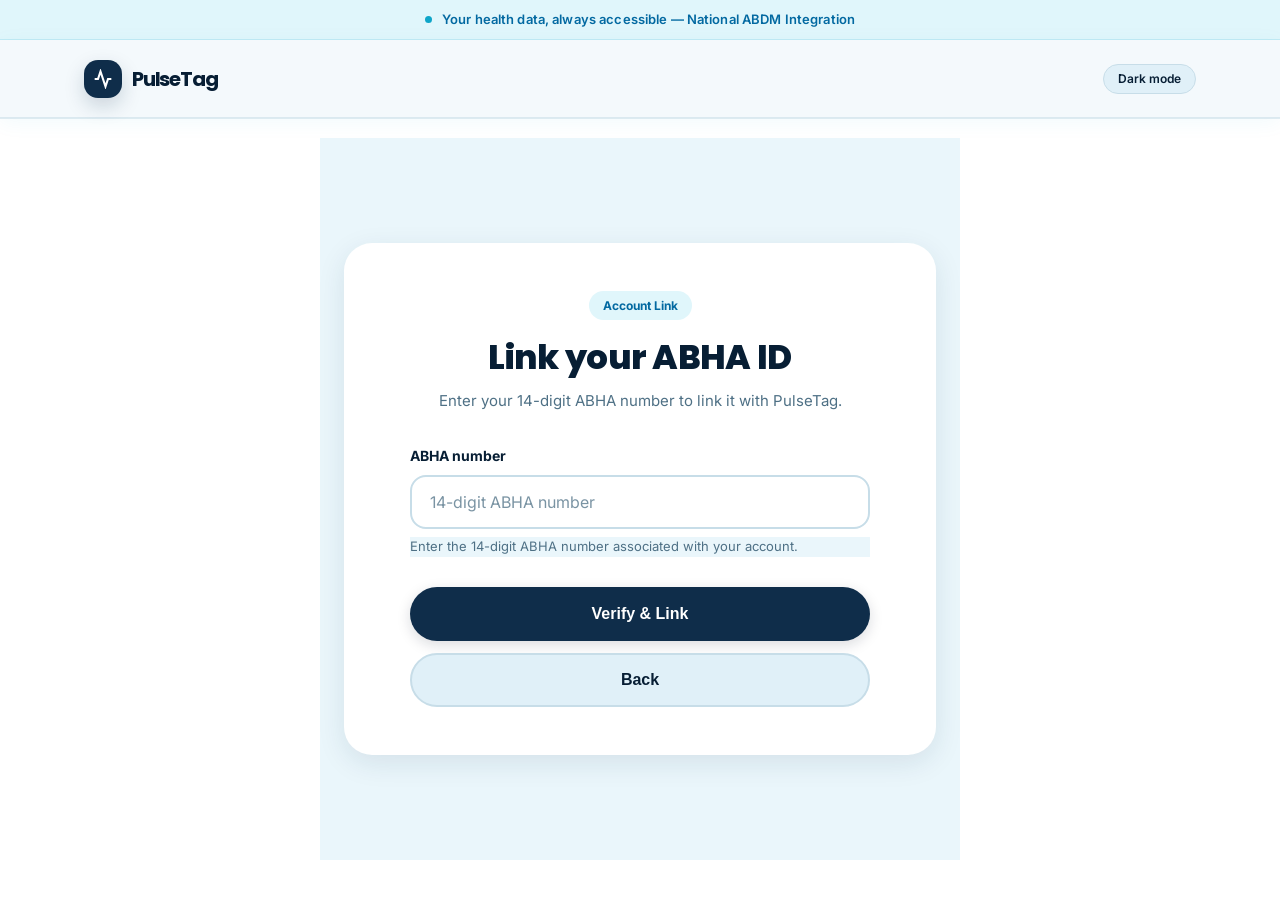
<file: abha-link.html>
<!DOCTYPE html>
<html lang="en">
<head>
  <meta charset="UTF-8">
  <meta name="viewport" content="width=device-width, initial-scale=1.0">
  <script src="js/theme.js"></script>

  <title>PulseTag — Link ABHA ID</title>

  <link rel="preconnect" href="https://fonts.googleapis.com">
  <link rel="preconnect" href="https://fonts.gstatic.com" crossorigin>
  <link href="https://fonts.googleapis.com/css2?family=Inter:wght@400;500;600;700&family=Poppins:wght@500;600;700;800&display=swap" rel="stylesheet">

  <script src="js/state.js"></script>
  <script src="js/i18n.js"></script>

  <style>
    * {
      box-sizing: border-box;
      margin: 0;
      padding: 0;
    }

    :root {
      --primary: #0f172a;
      --primary-dark: #020617;
      --accent-teal: #14b8a6;
      --teal-bg: #e6f7f5;
      --teal-text: #0f766e;
      --hero-bg: #e8f4f8;
      --card-mint: #dcfce7;
      --text: #1e293b;
      --muted: #64748b;
      --border: #e2e8f0;
      --white: #ffffff;
      --error: #dc2626;
      --error-bg: #fef2f2;
      --success: #15803d;
      --success-bg: #f0fdf4;
    }

    body {
      margin: 0;
      min-height: 100vh;
      background: var(--hero-bg);
      color: var(--text);
      font-family: 'Inter', -apple-system, BlinkMacSystemFont, "Segoe UI", Roboto, sans-serif;
      line-height: 1.6;
      display: flex;
      flex-direction: column;
    }

    /* Top Announcement Bar */
    .announcement-bar {
      background: var(--teal-bg);
      color: var(--teal-text);
      font-size: 13px;
      font-weight: 600;
      text-align: center;
      padding: 9px 16px;
      display: flex;
      align-items: center;
      justify-content: center;
      gap: 8px;
    }

    .announcement-badge {
      display: inline-block;
      width: 7px;
      height: 7px;
      background: var(--accent-teal);
      border-radius: 50%;
    }

    /* Navbar */
    .navbar {
      display: flex;
      align-items: center;
      justify-content: space-between;
      max-width: 1160px;
      width: 100%;
      margin: 0 auto;
      padding: 20px 24px;
    }

    .brand {
      display: flex;
      align-items: center;
      gap: 10px;
      text-decoration: none;
      color: var(--text);
    }

    .logo-icon {
      width: 38px;
      height: 38px;
      border-radius: 12px;
      background: #0f172a;
      display: flex;
      align-items: center;
      justify-content: center;
      color: #fff;
    }

    .brand-title {
      font-family: 'Poppins', sans-serif;
      font-size: 20px;
      font-weight: 700;
      letter-spacing: -0.5px;
      color: var(--text);
    }

    /* Page Container */
    .page {
      width: 100%;
      max-width: 640px;
      margin: 20px auto 40px;
      padding: 0 24px;
      flex: 1;
      display: flex;
      align-items: center;
      justify-content: center;
    }

    .card {
      width: 100%;
      background: var(--white);
      border-radius: 28px;
      padding: 48px 40px;
      box-shadow: 0 10px 30px rgba(15, 23, 42, 0.05);
    }

    .header {
      margin-bottom: 32px;
      text-align: center;
    }

    .step-pill {
      display: inline-block;
      padding: 5px 14px;
      border-radius: 9999px;
      background: #f1f5f9;
      color: var(--muted);
      font-size: 12px;
      font-weight: 700;
      margin-bottom: 16px;
    }

    h1 {
      font-family: 'Poppins', sans-serif;
      margin: 0 0 10px;
      font-size: clamp(26px, 4.5vw, 34px);
      font-weight: 800;
      line-height: 1.25;
      color: #0f172a;
      letter-spacing: -0.7px;
    }

    .subtitle {
      max-width: 480px;
      margin: 0 auto;
      color: var(--muted);
      font-size: 15px;
      line-height: 1.6;
    }

    .form {
      width: 100%;
      max-width: 460px;
      margin: 0 auto;
    }

    .field {
      margin-bottom: 20px;
    }

    label {
      display: block;
      margin-bottom: 8px;
      font-size: 14px;
      font-weight: 700;
      color: #0f172a;
    }

    input {
      width: 100%;
      min-height: 54px;
      padding: 0 18px;
      border: 2px solid var(--border);
      border-radius: 16px;
      outline: none;
      background: #ffffff;
      color: var(--text);
      font-family: inherit;
      font-size: 16px;
      font-weight: 600;
      transition: border-color 0.2s ease, box-shadow 0.2s ease;
    }

    input:focus {
      border-color: #0f172a;
      box-shadow: 0 0 0 4px rgba(15, 23, 42, 0.08);
    }

    input:disabled {
      background: #f1f5f9;
      cursor: not-allowed;
    }

    input::placeholder {
      color: #94a3b8;
      font-weight: 400;
    }

    .hint {
      margin-top: 8px;
      color: var(--muted);
      font-size: 13px;
      line-height: 1.5;
    }

    .message {
      display: none;
      margin-top: 14px;
      padding: 12px 14px;
      border-radius: 12px;
      font-size: 14px;
      line-height: 1.5;
      text-align: center;
      font-weight: 500;
    }

    .message.visible {
      display: block;
    }

    .message.error {
      border: 1px solid #fecaca;
      background: var(--error-bg);
      color: var(--error);
    }

    .message.success {
      border: 1px solid #bbf7d0;
      background: var(--success-bg);
      color: var(--success);
    }

    .button {
      width: 100%;
      min-height: 54px;
      margin-top: 10px;
      border-radius: 9999px;
      font-size: 16px;
      font-weight: 700;
      cursor: pointer;
      display: inline-flex;
      align-items: center;
      justify-content: center;
      transition: transform 0.2s ease, background 0.2s ease, border-color 0.2s ease;
    }

    .button-primary {
      border: 0;
      background: #0f172a;
      color: #ffffff;
      box-shadow: 0 4px 14px rgba(15, 23, 42, 0.15);
    }

    .button-primary:hover:not(:disabled) {
      background: #1e293b;
      transform: translateY(-2px);
    }

    .button-secondary {
      margin-top: 12px;
      border: 2px solid var(--border);
      background: #ffffff;
      color: #0f172a;
    }

    .button-secondary:hover:not(:disabled) {
      border-color: #94a3b8;
      background: #f8fafc;
      transform: translateY(-2px);
    }

    .button:disabled {
      cursor: not-allowed;
      opacity: 0.6;
    }

    .loading {
      display: inline-flex;
      align-items: center;
      justify-content: center;
      gap: 10px;
    }

    .spinner {
      width: 18px;
      height: 18px;
      border: 2px solid rgba(255, 255, 255, 0.4);
      border-top-color: #fff;
      border-radius: 50%;
      animation: spin 0.7s linear infinite;
    }

    @keyframes spin {
      to { transform: rotate(360deg); }
    }

    @media (max-width: 600px) {
      .card {
        padding: 36px 22px;
        border-radius: 22px;
      }
    }
    @media (max-width: 768px) {
      html, body { width: 100%; overflow-x: hidden; }
      .navbar { flex-wrap: wrap; gap: 12px 20px; padding: 16px 20px; }
      .brand, .page, .card, .content, form { min-width: 0; width: 100%; }
      .page { padding: 0 16px; }
      .card, .content { padding: 36px 24px; }
      h1 { font-size: clamp(24px, 7vw, 34px); }
      img, svg, canvas, video { max-width: 100%; }
      button, input, select, textarea { max-width: 100%; }
    }
    @media (max-width: 480px) {
      .navbar { padding: 14px 16px; }
      .nav-link { margin-left: 0; overflow-wrap: anywhere; }
      .card, .content { padding: 28px 16px; border-radius: 20px; }
      h1 { font-size: clamp(23px, 8vw, 30px); }
      .button, button, input, select, textarea { width: 100%; }
    }
  </style>
  <link rel="stylesheet" href="css/theme.css">
  <link rel="stylesheet" href="css/globals.css">
</head>
<body>
  <!-- Top Announcement Bar -->
  <div class="announcement-bar">
    <span class="announcement-badge"></span>
    <span>Your health data, always accessible — National ABDM Integration</span>
  </div>

  <!-- Navbar -->
  <nav class="navbar">
    <a href="index.html" class="brand">
      <div class="logo-icon">
        <svg width="20" height="20" viewBox="0 0 24 24" fill="none" stroke="currentColor" stroke-width="2.5">
          <path d="M22 12h-4l-3 9L9 3l-3 9H2"/>
        </svg>
      </div>
      <span class="brand-title">PulseTag</span>
    </a>
  </nav>

  <main class="page">
    <section class="card" aria-labelledby="page-title">
      <header class="header">
        <span class="step-pill">Account Link</span>

        <h1 id="page-title" data-i18n="abhaLink.title">
          Link your ABHA ID
        </h1>

        <p class="subtitle" data-i18n="abhaLink.subtitle">
          Enter your 14-digit ABHA number to link it with PulseTag.
        </p>
      </header>

      <form id="abhaLinkForm" class="form" novalidate>
        <div class="field">
          <label for="abhaId" data-i18n="abhaLink.label">
            ABHA number
          </label>

          <input
            id="abhaId"
            name="abhaId"
            type="text"
            inputmode="numeric"
            autocomplete="off"
            maxlength="14"
            placeholder="14-digit ABHA number"
            data-i18n-placeholder="abhaLink.placeholder"
            aria-describedby="abhaHint abhaMessage"
            required
          >

          <div id="abhaHint" class="hint" data-i18n="abhaLink.hint">
            Enter the 14-digit ABHA number associated with your account.
          </div>

          <div
            id="abhaMessage"
            class="message"
            role="alert"
            aria-live="polite"
          ></div>
        </div>

        <button
          id="verifyButton"
          class="button button-primary"
          type="submit"
        >
          <span data-i18n="abhaLink.verify">
            Verify & Link
          </span>
        </button>

        <button
          id="backButton"
          class="button button-secondary"
          type="button"
          data-i18n="abhaLink.back"
        >
          Back
        </button>
      </form>
    </section>
  </main>

  <script>
    const form = document.getElementById("abhaLinkForm");
    const abhaInput = document.getElementById("abhaId");
    const message = document.getElementById("abhaMessage");
    const verifyButton = document.getElementById("verifyButton");
    const backButton = document.getElementById("backButton");

    let verifying = false;

    function t(key, fallback) {
      try {
        if (
          typeof translations !== "undefined" &&
          typeof getState === "function"
        ) {
          const language = getState().language || "en";
          const value = translations[language]?.[key];

          if (value) {
            return value;
          }
        }
      } catch (error) {
        // Use fallback.
      }

      return fallback;
    }

    function showMessage(text, type = "error") {
      message.textContent = text;
      message.className = `message visible ${type}`;
    }

    function clearMessage() {
      message.textContent = "";
      message.className = "message";
    }

    function setLoading(loading) {
      verifying = loading;
      verifyButton.disabled = loading;
      abhaInput.disabled = loading;

      if (loading) {
        verifyButton.innerHTML = `
          <span class="loading">
            <span class="spinner" aria-hidden="true"></span>
            <span>
              ${t("abhaLink.verifying", "Verifying...")}
            </span>
          </span>
        `;
      } else {
        verifyButton.innerHTML = `
          <span data-i18n="abhaLink.verify">
            ${t("abhaLink.verify", "Verify & Link")}
          </span>
        `;
      }
    }

    function verifyAbhaMock(enteredId) {
      return new Promise((resolve, reject) => {
        setTimeout(() => {
          if (/^\d{14}$/.test(enteredId)) {
            resolve({ success: true });
          } else {
            reject(new Error("Invalid ABHA number"));
          }
        }, 1000);
      });
    }

    abhaInput.addEventListener("input", () => {
      abhaInput.value = abhaInput.value
        .replace(/\D/g, "")
        .slice(0, 14);

      clearMessage();
    });

    form.addEventListener("submit", async (event) => {
      event.preventDefault();

      if (verifying) {
        return;
      }

      clearMessage();

      const enteredId = abhaInput.value.trim();

      if (!/^\d{14}$/.test(enteredId)) {
        showMessage(
          t(
            "abhaLink.invalid",
            "Please enter a valid 14-digit ABHA number."
          )
        );

        abhaInput.focus();
        return;
      }

      setLoading(true);

      try {
        await verifyAbhaMock(enteredId);

        updateState({
          abha: {
            linked: true,
            id: enteredId
          }
        });

        window.location.href = "emergency-profile.html";
      } catch (error) {
        setLoading(false);

        showMessage(
          t(
            "abhaLink.error",
            "Unable to verify the ABHA number. Please try again."
          )
        );

        abhaInput.focus();
      }
    });

    backButton.addEventListener("click", () => {
      window.location.href = "abha-status.html";
    });

    try {
      const state = getState();

      if (state?.language) {
        setLanguage(state.language);
      }
    } catch (error) {
      // Keep default text if state/i18n is unavailable.
    }
  </script>
</body>
</html>
</file>
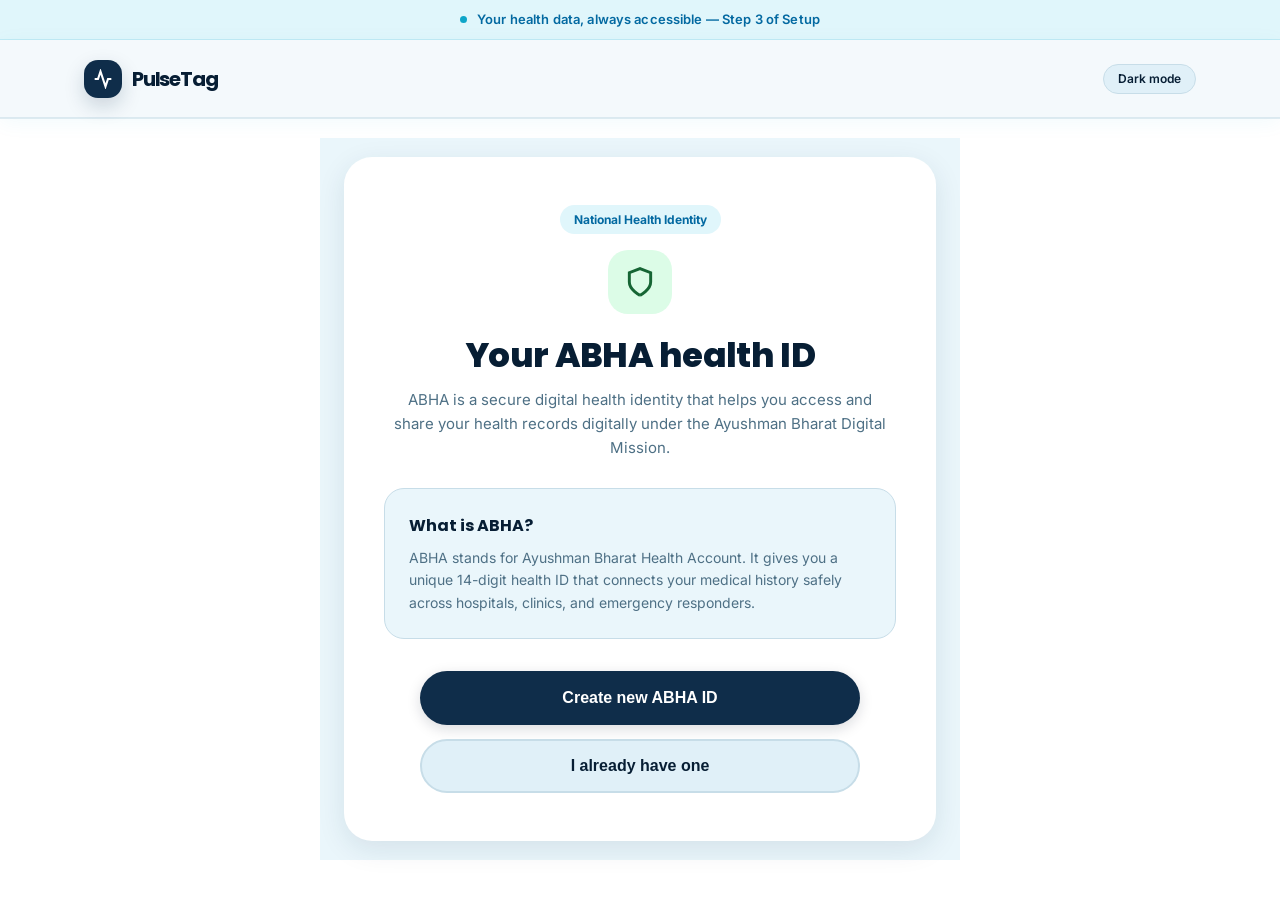
<file: abha-status.html>
<!DOCTYPE html>
<html lang="en">
<head>
  <meta charset="UTF-8">
  <meta name="viewport" content="width=device-width, initial-scale=1.0">
  <script src="js/theme.js"></script>

  <title>PulseTag — ABHA Health ID</title>

  <link rel="preconnect" href="https://fonts.googleapis.com">
  <link rel="preconnect" href="https://fonts.gstatic.com" crossorigin>
  <link href="https://fonts.googleapis.com/css2?family=Inter:wght@400;500;600;700&family=Poppins:wght@500;600;700;800&display=swap" rel="stylesheet">

  <script src="js/state.js"></script>
  <script src="js/i18n.js"></script>

  <style>
    * {
      box-sizing: border-box;
      margin: 0;
      padding: 0;
    }

    :root {
      --primary: #0f172a;
      --primary-dark: #020617;
      --accent-teal: #14b8a6;
      --teal-bg: #e6f7f5;
      --teal-text: #0f766e;
      --hero-bg: #e8f4f8;
      --card-mint: #dcfce7;
      --text: #1e293b;
      --muted: #64748b;
      --border: #e2e8f0;
      --white: #ffffff;
    }

    body {
      margin: 0;
      min-height: 100vh;
      background: var(--hero-bg);
      color: var(--text);
      font-family: 'Inter', -apple-system, BlinkMacSystemFont, "Segoe UI", Roboto, sans-serif;
      line-height: 1.6;
      display: flex;
      flex-direction: column;
    }

    /* Top Announcement Bar */
    .announcement-bar {
      background: var(--teal-bg);
      color: var(--teal-text);
      font-size: 13px;
      font-weight: 600;
      text-align: center;
      padding: 9px 16px;
      display: flex;
      align-items: center;
      justify-content: center;
      gap: 8px;
    }

    .announcement-badge {
      display: inline-block;
      width: 7px;
      height: 7px;
      background: var(--accent-teal);
      border-radius: 50%;
    }

    /* Navbar */
    .navbar {
      display: flex;
      align-items: center;
      justify-content: space-between;
      max-width: 1160px;
      width: 100%;
      margin: 0 auto;
      padding: 20px 24px;
    }

    .brand {
      display: flex;
      align-items: center;
      gap: 10px;
      text-decoration: none;
      color: var(--text);
    }

    .logo-icon {
      width: 38px;
      height: 38px;
      border-radius: 12px;
      background: #0f172a;
      display: flex;
      align-items: center;
      justify-content: center;
      color: #fff;
    }

    .brand-title {
      font-family: 'Poppins', sans-serif;
      font-size: 20px;
      font-weight: 700;
      letter-spacing: -0.5px;
      color: var(--text);
    }

    /* Main Container */
    .page {
      width: 100%;
      max-width: 640px;
      margin: 20px auto 40px;
      padding: 0 24px;
      flex: 1;
      display: flex;
      align-items: center;
      justify-content: center;
    }

    .card {
      width: 100%;
      background: var(--white);
      border-radius: 28px;
      padding: 48px 40px;
      box-shadow: 0 10px 30px rgba(15, 23, 42, 0.05);
      text-align: center;
    }

    .step-pill {
      display: inline-block;
      padding: 5px 14px;
      border-radius: 9999px;
      background: #f1f5f9;
      color: var(--muted);
      font-size: 12px;
      font-weight: 700;
      margin-bottom: 16px;
    }

    .icon-badge {
      width: 64px;
      height: 64px;
      margin: 0 auto 20px;
      display: flex;
      align-items: center;
      justify-content: center;
      border-radius: 20px;
      background: #dcfce7;
      color: #166534;
      font-size: 28px;
      font-weight: 800;
    }

    h1 {
      font-family: 'Poppins', sans-serif;
      margin: 0 0 12px;
      font-size: clamp(26px, 4.5vw, 34px);
      font-weight: 800;
      line-height: 1.25;
      color: #0f172a;
      letter-spacing: -0.7px;
    }

    .intro {
      max-width: 500px;
      margin: 0 auto 28px;
      color: var(--muted);
      font-size: 15px;
      line-height: 1.6;
    }

    .info-box {
      max-width: 520px;
      margin: 0 auto 32px;
      padding: 24px;
      border-radius: 20px;
      background: #f8fafc;
      border: 1px solid var(--border);
      text-align: left;
    }

    .info-box h2 {
      font-family: 'Poppins', sans-serif;
      margin: 0 0 8px;
      font-size: 16px;
      font-weight: 700;
      color: #0f172a;
    }

    .info-box p {
      margin: 0;
      color: var(--muted);
      font-size: 14px;
      line-height: 1.6;
    }

    .actions {
      display: flex;
      flex-direction: column;
      gap: 14px;
      width: 100%;
      max-width: 440px;
      margin: 0 auto;
    }

    .button {
      width: 100%;
      min-height: 54px;
      padding: 0 24px;
      border-radius: 9999px;
      font-size: 16px;
      font-weight: 700;
      cursor: pointer;
      display: inline-flex;
      align-items: center;
      justify-content: center;
      transition: transform 0.2s ease, background 0.2s ease, border-color 0.2s ease;
    }

    .button-primary {
      border: 0;
      background: #0f172a;
      color: #ffffff;
      box-shadow: 0 4px 14px rgba(15, 23, 42, 0.15);
    }

    .button-primary:hover {
      background: #1e293b;
      transform: translateY(-2px);
    }

    .button-secondary {
      border: 2px solid var(--border);
      background: #ffffff;
      color: #0f172a;
    }

    .button-secondary:hover {
      border-color: #94a3b8;
      background: #f8fafc;
      transform: translateY(-2px);
    }

    .loading {
      padding: 32px 0;
      color: var(--muted);
      font-size: 15px;
      font-weight: 500;
    }

    @media (max-width: 600px) {
      .card {
        padding: 36px 22px;
        border-radius: 22px;
      }
    }
    @media (max-width: 768px) {
      html, body { width: 100%; overflow-x: hidden; }
      .navbar { flex-wrap: wrap; gap: 12px 20px; padding: 16px 20px; }
      .brand, .page, .card, .content, form { min-width: 0; width: 100%; }
      .page { padding: 0 16px; }
      .card, .content { padding: 36px 24px; }
      h1 { font-size: clamp(24px, 7vw, 34px); }
      img, svg, canvas, video { max-width: 100%; }
      button, input, select, textarea { max-width: 100%; }
    }
    @media (max-width: 480px) {
      .navbar { padding: 14px 16px; }
      .nav-link { margin-left: 0; overflow-wrap: anywhere; }
      .card, .content { padding: 28px 16px; border-radius: 20px; }
      h1 { font-size: clamp(23px, 8vw, 30px); }
      .button, button, input, select, textarea { width: 100%; }
    }
  </style>
  <link rel="stylesheet" href="css/theme.css">
  <link rel="stylesheet" href="css/globals.css">
</head>
<body>
  <!-- Top Announcement Bar -->
  <div class="announcement-bar">
    <span class="announcement-badge"></span>
    <span>Your health data, always accessible — Step 3 of Setup</span>
  </div>

  <!-- Navbar -->
  <nav class="navbar">
    <a href="index.html" class="brand">
      <div class="logo-icon">
        <svg width="20" height="20" viewBox="0 0 24 24" fill="none" stroke="currentColor" stroke-width="2.5">
          <path d="M22 12h-4l-3 9L9 3l-3 9H2"/>
        </svg>
      </div>
      <span class="brand-title">PulseTag</span>
    </a>
  </nav>

  <main class="page">
    <section class="card" aria-labelledby="page-title">
      <div id="loading" class="loading" data-i18n="abha.loading">
        Checking ABHA status...
      </div>

      <div id="content" hidden>
        <span class="step-pill">National Health Identity</span>

        <div class="icon-badge" aria-hidden="true">
          <svg width="32" height="32" viewBox="0 0 24 24" fill="none" stroke="currentColor" stroke-width="2.2">
            <path d="M12 22s8-4 8-10V5l-8-3-8 3v7c0 6 8 10 8 10"/>
          </svg>
        </div>

        <h1 id="page-title" data-i18n="abha.title">
          Your ABHA health ID
        </h1>

        <p class="intro" data-i18n="abha.intro">
          ABHA is a secure digital health identity that helps you access and share your health records digitally under the Ayushman Bharat Digital Mission.
        </p>

        <div class="info-box">
          <h2 data-i18n="abha.whatIs">
            What is ABHA?
          </h2>
          <p data-i18n="abha.explainer">
            ABHA stands for Ayushman Bharat Health Account. It gives you a unique 14-digit health ID that connects your medical history safely across hospitals, clinics, and emergency responders.
          </p>
        </div>

        <div class="actions">
          <button
            type="button"
            class="button button-primary"
            id="createAbhaButton"
            data-i18n="abha.create"
          >
            Create new ABHA ID
          </button>

          <button
            type="button"
            class="button button-secondary"
            id="linkAbhaButton"
            data-i18n="abha.alreadyHave"
          >
            I already have one
          </button>
        </div>
      </div>
    </section>
  </main>

  <script>
    const loading = document.getElementById("loading");
    const content = document.getElementById("content");
    const createAbhaButton = document.getElementById("createAbhaButton");
    const linkAbhaButton = document.getElementById("linkAbhaButton");

    function initializePage() {
      try {
        const state = getState();

        if (state?.language) {
          setLanguage(state.language);
        }

        /*
         * If an ABHA is already linked, skip this screen entirely.
         */
        if (state?.abha?.linked === true || state?.abha?.id) {
          window.location.replace("emergency-profile.html");
          return;
        }

        /*
         * No ABHA linked — show the explainer and choices.
         */
        loading.hidden = true;
        content.hidden = false;
      } catch (error) {
        loading.hidden = true;
        content.hidden = false;
      }
    }

    createAbhaButton.addEventListener("click", () => {
      window.location.href = "abha-create.html";
    });

    linkAbhaButton.addEventListener("click", () => {
      window.location.href = "abha-link.html";
    });

    initializePage();
  </script>
</body>
</html>
</file>
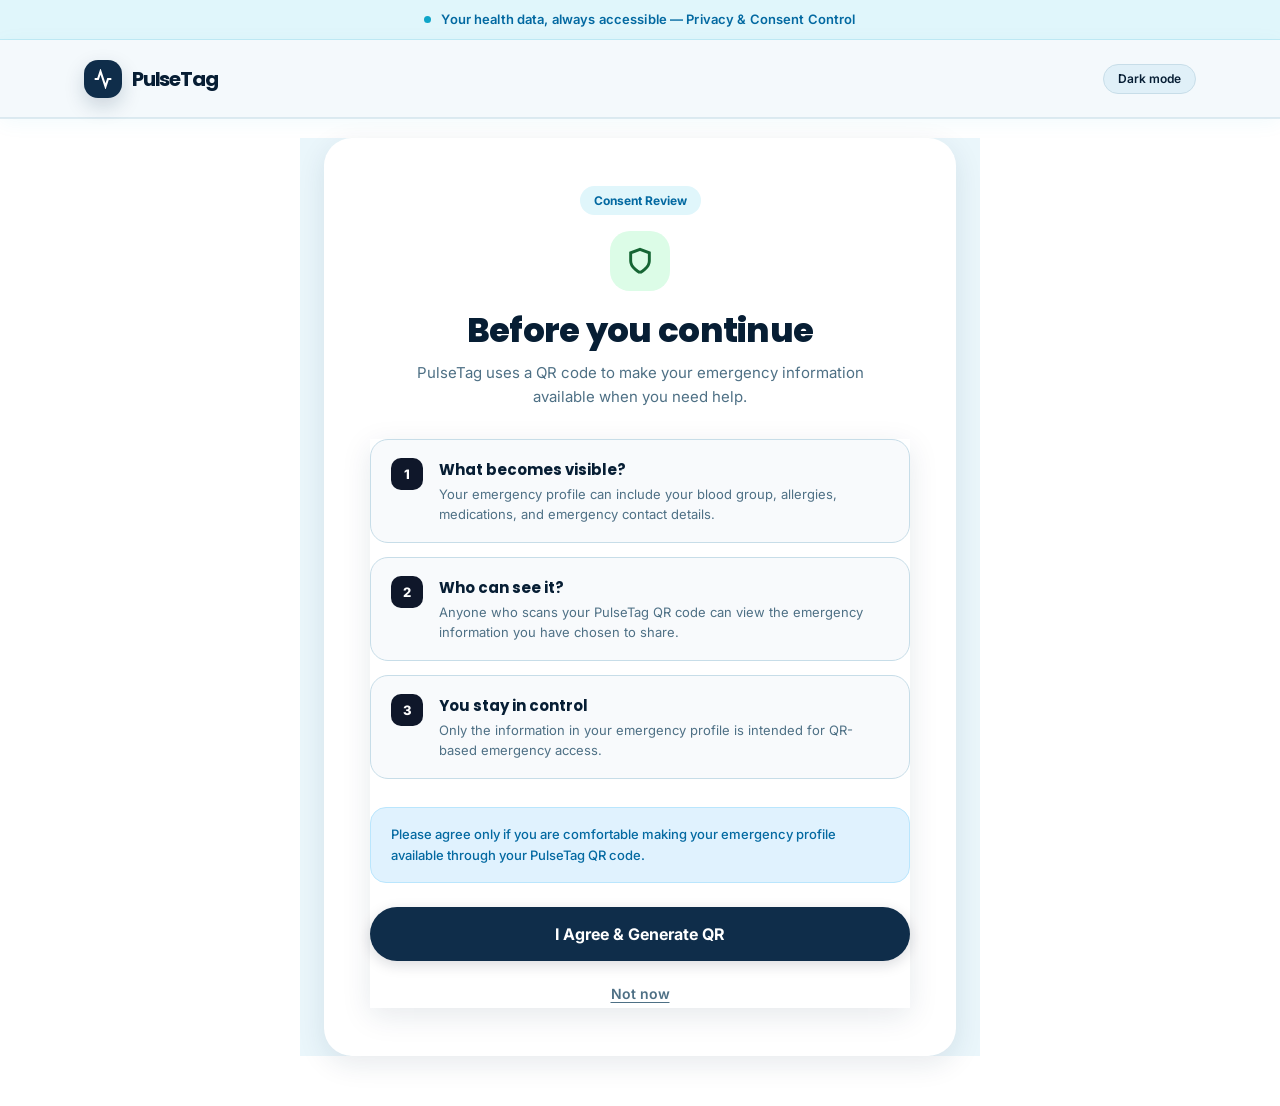
<file: consent.html>
<!DOCTYPE html>
<html lang="en">
<head>
  <meta charset="UTF-8">
  <meta name="viewport" content="width=device-width, initial-scale=1.0">
  <script src="js/theme.js"></script>

  <title>PulseTag — Consent</title>

  <link rel="preconnect" href="https://fonts.googleapis.com">
  <link rel="preconnect" href="https://fonts.gstatic.com" crossorigin>
  <link href="https://fonts.googleapis.com/css2?family=Inter:wght@400;500;600;700&family=Poppins:wght@500;600;700;800&display=swap" rel="stylesheet">

  <script src="js/state.js"></script>
  <script src="js/i18n.js"></script>

  <style>
    * {
      box-sizing: border-box;
      margin: 0;
      padding: 0;
    }

    :root {
      --primary: #0f172a;
      --primary-dark: #020617;
      --accent-teal: #14b8a6;
      --teal-bg: #e6f7f5;
      --teal-text: #0f766e;
      --hero-bg: #e8f4f8;
      --card-mint: #dcfce7;
      --card-blue: #e0f2fe;
      --card-blush: #fee2e2;
      --text: #1e293b;
      --muted: #64748b;
      --border: #e2e8f0;
      --white: #ffffff;
    }

    body {
      margin: 0;
      min-height: 100vh;
      background: var(--hero-bg);
      color: var(--text);
      font-family: 'Inter', -apple-system, BlinkMacSystemFont, "Segoe UI", Roboto, sans-serif;
      line-height: 1.6;
      display: flex;
      flex-direction: column;
    }

    /* Top Announcement Bar */
    .announcement-bar {
      background: var(--teal-bg);
      color: var(--teal-text);
      font-size: 13px;
      font-weight: 600;
      text-align: center;
      padding: 9px 16px;
      display: flex;
      align-items: center;
      justify-content: center;
      gap: 8px;
    }

    .announcement-badge {
      display: inline-block;
      width: 7px;
      height: 7px;
      background: var(--accent-teal);
      border-radius: 50%;
    }

    /* Navbar */
    .navbar {
      display: flex;
      align-items: center;
      justify-content: space-between;
      max-width: 1160px;
      width: 100%;
      margin: 0 auto;
      padding: 20px 24px;
    }

    .brand {
      display: flex;
      align-items: center;
      gap: 10px;
      text-decoration: none;
      color: var(--text);
    }

    .logo-icon {
      width: 38px;
      height: 38px;
      border-radius: 12px;
      background: #0f172a;
      display: flex;
      align-items: center;
      justify-content: center;
      color: #fff;
    }

    .brand-title {
      font-family: 'Poppins', sans-serif;
      font-size: 20px;
      font-weight: 700;
      letter-spacing: -0.5px;
      color: var(--text);
    }

    /* Page Container */
    .page {
      width: 100%;
      max-width: 680px;
      margin: 20px auto 50px;
      padding: 0 24px;
      flex: 1;
      display: flex;
      align-items: center;
      justify-content: center;
    }

    .card {
      width: 100%;
      background: var(--white);
      border-radius: 28px;
      padding: 48px 40px;
      box-shadow: 0 10px 30px rgba(15, 23, 42, 0.05);
    }

    .header {
      margin-bottom: 30px;
      text-align: center;
    }

    .step-pill {
      display: inline-block;
      padding: 5px 14px;
      border-radius: 9999px;
      background: #f1f5f9;
      color: var(--muted);
      font-size: 12px;
      font-weight: 700;
      margin-bottom: 16px;
    }

    .shield-badge {
      width: 60px;
      height: 60px;
      margin: 0 auto 18px;
      border-radius: 20px;
      background: #dcfce7;
      color: #166534;
      display: flex;
      align-items: center;
      justify-content: center;
    }

    h1 {
      font-family: 'Poppins', sans-serif;
      margin: 0 0 10px;
      font-size: clamp(26px, 4.5vw, 34px);
      font-weight: 800;
      line-height: 1.25;
      color: #0f172a;
      letter-spacing: -0.7px;
    }

    .subtitle {
      max-width: 480px;
      margin: 0 auto;
      color: var(--muted);
      font-size: 15px;
      line-height: 1.6;
    }

    .content {
      width: 100%;
      max-width: 540px;
      margin: 0 auto;
    }

    .info-list {
      display: grid;
      gap: 14px;
      margin: 28px 0;
    }

    .info-item {
      display: flex;
      gap: 16px;
      padding: 18px 20px;
      border-radius: 18px;
      background: #f8fafc;
      border: 1px solid var(--border);
      align-items: flex-start;
    }

    .info-icon {
      flex: 0 0 auto;
      display: flex;
      align-items: center;
      justify-content: center;
      width: 32px;
      height: 32px;
      border-radius: 10px;
      background: #0f172a;
      color: #ffffff;
      font-size: 13px;
      font-weight: 800;
    }

    .info-text strong {
      display: block;
      margin-bottom: 3px;
      font-size: 15px;
      font-weight: 700;
      color: #0f172a;
      font-family: 'Poppins', sans-serif;
    }

    .info-text span {
      display: block;
      color: var(--muted);
      font-size: 13px;
      line-height: 1.5;
    }

    .note {
      margin: 24px 0;
      padding: 16px 20px;
      border-radius: 16px;
      background: #e0f2fe;
      border: 1px solid #bae6fd;
      color: #0369a1;
      font-size: 13px;
      line-height: 1.6;
      font-weight: 500;
    }

    .button {
      width: 100%;
      min-height: 54px;
      border-radius: 9999px;
      font-family: inherit;
      font-size: 16px;
      font-weight: 700;
      cursor: pointer;
      display: inline-flex;
      align-items: center;
      justify-content: center;
      transition: transform 0.2s ease, background 0.2s ease;
    }

    .button-primary {
      border: 0;
      background: #0f172a;
      color: #ffffff;
      box-shadow: 0 4px 14px rgba(15, 23, 42, 0.15);
    }

    .button-primary:hover {
      background: #1e293b;
      transform: translateY(-2px);
    }

    .text-button {
      display: block;
      margin: 18px auto 0;
      padding: 6px 12px;
      border: 0;
      background: transparent;
      color: var(--muted);
      font-family: inherit;
      font-size: 14px;
      font-weight: 600;
      cursor: pointer;
      text-decoration: underline;
      text-underline-offset: 3px;
    }

    .text-button:hover {
      color: var(--text);
    }

    .not-now-panel {
      display: none;
      margin-top: 24px;
      padding: 20px 24px;
      border-radius: 18px;
      background: #fff1f2;
      border: 1px solid #fecdd3;
    }

    .not-now-panel.visible {
      display: block;
    }

    .not-now-panel h2 {
      margin: 0 0 6px;
      font-size: 16px;
      font-weight: 700;
      color: #991b1b;
      font-family: 'Poppins', sans-serif;
    }

    .not-now-panel p {
      margin: 0 0 14px;
      color: #7f1d1d;
      font-size: 13px;
      line-height: 1.6;
    }

    .back-button {
      padding: 0;
      border: 0;
      background: transparent;
      color: #991b1b;
      font: inherit;
      font-size: 13px;
      font-weight: 700;
      cursor: pointer;
      text-decoration: underline;
    }

    @media (max-width: 600px) {
      .card {
        padding: 36px 20px;
        border-radius: 22px;
      }
    }
    @media (max-width: 768px) {
      html, body { width: 100%; overflow-x: hidden; }
      .navbar { flex-wrap: wrap; gap: 12px 20px; padding: 16px 20px; }
      .brand, .page, .card, .content, form { min-width: 0; width: 100%; }
      .page { padding: 0 16px; }
      .card, .content { padding: 36px 24px; }
      h1 { font-size: clamp(24px, 7vw, 34px); }
      img, svg, canvas, video { max-width: 100%; }
      button, input, select, textarea { max-width: 100%; }
    }
    @media (max-width: 480px) {
      .navbar { padding: 14px 16px; }
      .nav-link { margin-left: 0; overflow-wrap: anywhere; }
      .card, .content { padding: 28px 16px; border-radius: 20px; }
      h1 { font-size: clamp(23px, 8vw, 30px); }
      .button, button, input, select, textarea { width: 100%; }
    }
  </style>
  <link rel="stylesheet" href="css/theme.css">
  <link rel="stylesheet" href="css/globals.css">
</head>
<body>
  <!-- Top Announcement Bar -->
  <div class="announcement-bar">
    <span class="announcement-badge"></span>
    <span>Your health data, always accessible — Privacy & Consent Control</span>
  </div>

  <!-- Navbar -->
  <nav class="navbar">
    <a href="index.html" class="brand">
      <div class="logo-icon">
        <svg width="20" height="20" viewBox="0 0 24 24" fill="none" stroke="currentColor" stroke-width="2.5">
          <path d="M22 12h-4l-3 9L9 3l-3 9H2"/>
        </svg>
      </div>
      <span class="brand-title">PulseTag</span>
    </a>
  </nav>

  <main class="page">
    <section class="card" aria-labelledby="page-title">
      <header class="header">
        <span class="step-pill">Consent Review</span>

        <div class="shield-badge" aria-hidden="true">
          <svg width="28" height="28" viewBox="0 0 24 24" fill="none" stroke="currentColor" stroke-width="2.5">
            <path d="M12 22s8-4 8-10V5l-8-3-8 3v7c0 6 8 10 8 10"/>
          </svg>
        </div>

        <h1 id="page-title" data-i18n="consent.title">
          Before you continue
        </h1>

        <p class="subtitle" data-i18n="consent.subtitle">
          PulseTag uses a QR code to make your emergency information available when you need help.
        </p>
      </header>

      <div class="content">
        <div class="info-list">
          <div class="info-item">
            <div class="info-icon" aria-hidden="true">1</div>
            <div class="info-text">
              <strong data-i18n="consent.whatVisibleTitle">
                What becomes visible?
              </strong>
              <span data-i18n="consent.whatVisible">
                Your emergency profile can include your blood group, allergies, medications, and emergency contact details.
              </span>
            </div>
          </div>

          <div class="info-item">
            <div class="info-icon" aria-hidden="true">2</div>
            <div class="info-text">
              <strong data-i18n="consent.whoCanSeeTitle">
                Who can see it?
              </strong>
              <span data-i18n="consent.whoCanSee">
                Anyone who scans your PulseTag QR code can view the emergency information you have chosen to share.
              </span>
            </div>
          </div>

          <div class="info-item">
            <div class="info-icon" aria-hidden="true">3</div>
            <div class="info-text">
              <strong data-i18n="consent.controlTitle">
                You stay in control
              </strong>
              <span data-i18n="consent.control">
                Only the information in your emergency profile is intended for QR-based emergency access.
              </span>
            </div>
          </div>
        </div>

        <div class="note" data-i18n="consent.note">
          Please agree only if you are comfortable making your emergency profile available through your PulseTag QR code.
        </div>

        <button
          id="agreeButton"
          class="button button-primary"
          type="button"
          data-i18n="consent.agree"
        >
          I Agree & Generate QR
        </button>

        <button
          id="notNowButton"
          class="text-button"
          type="button"
          data-i18n="consent.notNow"
          aria-expanded="false"
          aria-controls="notNowPanel"
        >
          Not now
        </button>

        <div
          id="notNowPanel"
          class="not-now-panel"
          aria-hidden="true"
        >
          <h2 data-i18n="consent.notNowTitle">
            What happens if I don't agree?
          </h2>
          <p data-i18n="consent.notNowExplanation">
            Your emergency information will remain saved in PulseTag, but QR-based emergency sharing will not be enabled. You can come back and give consent later.
          </p>
          <button
            id="backButton"
            class="back-button"
            type="button"
            data-i18n="consent.back"
          >
            Go back
          </button>
        </div>
      </div>
    </section>
  </main>

  <script>
    const agreeButton = document.getElementById("agreeButton");
    const notNowButton = document.getElementById("notNowButton");
    const notNowPanel = document.getElementById("notNowPanel");
    const backButton = document.getElementById("backButton");

    try {
      const state = getState();

      if (state?.language) {
        setLanguage(state.language);
      }
    } catch (error) {
      // Continue using the default page text.
    }

    agreeButton.addEventListener("click", () => {
      updateState({
        consentGranted: true
      });

      window.location.href = "qr.html";
    });

    notNowButton.addEventListener("click", () => {
      const isVisible = notNowPanel.classList.toggle("visible");

      notNowButton.setAttribute(
        "aria-expanded",
        String(isVisible)
      );

      notNowPanel.setAttribute(
        "aria-hidden",
        String(!isVisible)
      );

      if (isVisible) {
        notNowPanel.scrollIntoView({
          behavior: "smooth",
          block: "nearest"
        });
      }
    });

    backButton.addEventListener("click", () => {
      notNowPanel.classList.remove("visible");

      notNowButton.setAttribute("aria-expanded", "false");
      notNowPanel.setAttribute("aria-hidden", "true");
    });
  </script>
</body>
</html>
</file>
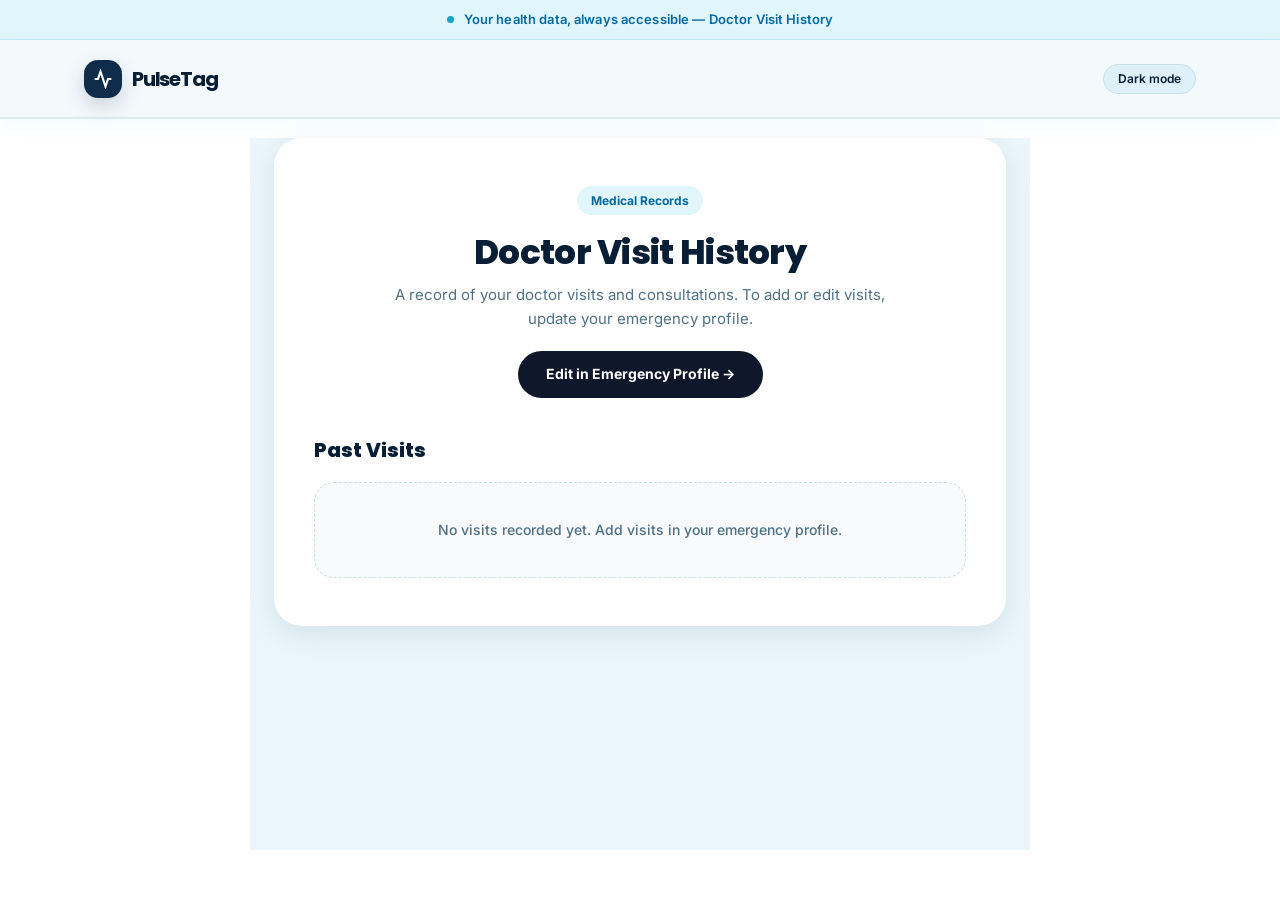
<file: doctor-history.html>
<!DOCTYPE html>
<html lang="en">
<head>
  <meta charset="UTF-8">
  <meta name="viewport" content="width=device-width, initial-scale=1.0">
  <script src="js/theme.js"></script>

  <title>PulseTag — Doctor Visit History</title>

  <link rel="preconnect" href="https://fonts.googleapis.com">
  <link rel="preconnect" href="https://fonts.gstatic.com" crossorigin>
  <link href="https://fonts.googleapis.com/css2?family=Inter:wght@400;500;600;700&family=Poppins:wght@500;600;700;800&display=swap" rel="stylesheet">

  <script src="js/state.js"></script>
  <script src="js/i18n.js"></script>

  <style>
    * {
      box-sizing: border-box;
      margin: 0;
      padding: 0;
    }

    :root {
      --primary: #0f172a;
      --primary-dark: #020617;
      --accent-teal: #14b8a6;
      --teal-bg: #e6f7f5;
      --teal-text: #0f766e;
      --hero-bg: #e8f4f8;
      --card-blush: #fee2e2;
      --text: #1e293b;
      --muted: #64748b;
      --border: #e2e8f0;
      --white: #ffffff;
      --success: #15803d;
      --success-bg: #f0fdf4;
    }

    body {
      margin: 0;
      min-height: 100vh;
      background: var(--hero-bg);
      color: var(--text);
      font-family: 'Inter', -apple-system, BlinkMacSystemFont, "Segoe UI", Roboto, sans-serif;
      line-height: 1.6;
      display: flex;
      flex-direction: column;
    }

    .announcement-bar {
      background: var(--teal-bg);
      color: var(--teal-text);
      font-size: 13px;
      font-weight: 600;
      text-align: center;
      padding: 9px 16px;
      display: flex;
      align-items: center;
      justify-content: center;
      gap: 8px;
    }

    .announcement-badge {
      display: inline-block;
      width: 7px;
      height: 7px;
      background: var(--accent-teal);
      border-radius: 50%;
    }

    .navbar {
      display: flex;
      align-items: center;
      justify-content: space-between;
      max-width: 1160px;
      width: 100%;
      margin: 0 auto;
      padding: 20px 24px;
    }

    .brand {
      display: flex;
      align-items: center;
      gap: 10px;
      text-decoration: none;
      color: var(--text);
    }

    .logo-icon {
      width: 38px;
      height: 38px;
      border-radius: 12px;
      background: #0f172a;
      display: flex;
      align-items: center;
      justify-content: center;
      color: #fff;
    }

    .brand-title {
      font-family: 'Poppins', sans-serif;
      font-size: 20px;
      font-weight: 700;
      letter-spacing: -0.5px;
      color: var(--text);
    }

    .page {
      width: 100%;
      max-width: 780px;
      margin: 20px auto 50px;
      padding: 0 24px;
      flex: 1;
    }

    .card {
      width: 100%;
      background: var(--white);
      border-radius: 28px;
      padding: 48px 40px;
      box-shadow: 0 10px 30px rgba(15, 23, 42, 0.05);
    }

    .header {
      margin-bottom: 36px;
      text-align: center;
    }

    .step-pill {
      display: inline-block;
      padding: 5px 14px;
      border-radius: 9999px;
      background: #f1f5f9;
      color: var(--muted);
      font-size: 12px;
      font-weight: 700;
      margin-bottom: 16px;
    }

    h1 {
      font-family: 'Poppins', sans-serif;
      margin: 0 0 10px;
      font-size: clamp(26px, 4.5vw, 34px);
      font-weight: 800;
      line-height: 1.25;
      color: #0f172a;
      letter-spacing: -0.7px;
    }

    .subtitle {
      max-width: 540px;
      margin: 0 auto;
      color: var(--muted);
      font-size: 15px;
      line-height: 1.6;
    }

    .edit-link {
      display: inline-flex;
      align-items: center;
      gap: 8px;
      margin-top: 20px;
      padding: 12px 28px;
      border-radius: 9999px;
      background: #0f172a;
      color: #ffffff;
      font-size: 14px;
      font-weight: 700;
      text-decoration: none;
      transition: background 0.2s ease;
    }

    .edit-link:hover {
      background: #1e293b;
    }

    .history-section-title {
      font-family: 'Poppins', sans-serif;
      font-size: 20px;
      font-weight: 800;
      color: #0f172a;
      margin-bottom: 16px;
    }

    .empty-state {
      padding: 36px 24px;
      border-radius: 20px;
      background: #f8fafc;
      border: 1.5px dashed var(--border);
      text-align: center;
      color: var(--muted);
      font-size: 14px;
      font-weight: 500;
    }

    .history-list {
      display: flex;
      flex-direction: column;
      gap: 16px;
    }

    .history-card {
      padding: 20px 24px;
      border-radius: 20px;
      background: var(--white);
      border: 1px solid var(--border);
      box-shadow: 0 2px 8px rgba(15, 23, 42, 0.04);
    }

    .history-card-name {
      font-family: 'Poppins', sans-serif;
      font-size: 17px;
      font-weight: 700;
      color: #0f172a;
      margin: 0 0 2px;
    }

    .history-card-specialty {
      font-size: 13px;
      font-weight: 600;
      color: var(--muted);
      margin-bottom: 12px;
    }

    .history-card-body {
      display: grid;
      grid-template-columns: 1fr 1fr;
      gap: 8px 24px;
    }

    .history-card-field {
      font-size: 13px;
      color: var(--muted);
    }

    .history-card-field strong {
      display: block;
      font-size: 13px;
      font-weight: 700;
      color: var(--text);
      margin-bottom: 1px;
    }

    .history-card-field a {
      color: var(--text);
      text-decoration: none;
      font-weight: 600;
    }

    .history-card-field a:hover {
      text-decoration: underline;
      text-underline-offset: 3px;
    }

    @media (max-width: 650px) {
      .card { padding: 32px 18px; border-radius: 22px; }
      .history-card-body { grid-template-columns: 1fr; }
    }

    @media (max-width: 768px) {
      html, body { width: 100%; overflow-x: hidden; }
      .navbar { flex-wrap: wrap; gap: 12px 20px; padding: 16px 20px; }
      .brand, .page, .card { min-width: 0; width: 100%; }
      .page { padding: 0 16px; }
      .card { padding: 36px 24px; }
      h1 { font-size: clamp(24px, 7vw, 34px); }
    }

    @media (max-width: 480px) {
      .navbar { padding: 14px 16px; }
      .card { padding: 28px 16px; border-radius: 20px; }
      h1 { font-size: clamp(23px, 8vw, 30px); }
      .edit-link { width: 100%; justify-content: center; }
    }
  </style>
  <link rel="stylesheet" href="css/theme.css">
  <link rel="stylesheet" href="css/globals.css">
</head>
<body>
  <div class="announcement-bar">
    <span class="announcement-badge"></span>
    <span data-i18n="doctorHistory.announcementBar">Your health data, always accessible — Doctor Visit History</span>
  </div>

  <nav class="navbar">
    <a href="index.html" class="brand">
      <div class="logo-icon">
        <svg width="20" height="20" viewBox="0 0 24 24" fill="none" stroke="currentColor" stroke-width="2.5">
          <path d="M22 12h-4l-3 9L9 3l-3 9H2"/>
        </svg>
      </div>
      <span class="brand-title">PulseTag</span>
    </a>
  </nav>

  <main class="page">
    <section class="card" aria-labelledby="page-title">
      <header class="header">
        <span class="step-pill" data-i18n="doctorHistory.pill">Medical Records</span>
        <h1 id="page-title" data-i18n="doctorHistory.title">Doctor Visit History</h1>
        <p class="subtitle" data-i18n="doctorHistory.subtitle">
          A record of your doctor visits and consultations. To add or edit visits, update your emergency profile.
        </p>
        <a href="emergency-profile.html" class="edit-link" data-i18n="doctorHistory.editLink">
          Edit in Emergency Profile →
        </a>
      </header>

      <div>
        <h2 class="history-section-title" data-i18n="doctorHistory.historyTitle">Past Visits</h2>
        <div id="historyList"></div>
      </div>
    </section>
  </main>

  <script>
    function t(key, fallback) {
      try {
        if (typeof translations !== "undefined" && typeof getState === "function") {
          const language = getState().language || "en";
          const value = translations[language]?.[key];
          if (value) return value;
        }
      } catch (e) { /* use fallback */ }
      return fallback;
    }

    function formatDate(dateStr) {
      if (!dateStr) return "";
      try {
        const [year, month, day] = dateStr.split("-");
        return new Date(Number(year), Number(month) - 1, Number(day))
          .toLocaleDateString("en-IN", { day: "numeric", month: "short", year: "numeric" });
      } catch (e) { return dateStr; }
    }

    function render() {
      const historyList = document.getElementById("historyList");
      let history = [];

      try {
        const state = getState();
        if (state?.language) setLanguage(state.language);
        history = Array.isArray(state.doctorHistory) ? state.doctorHistory : [];
      } catch (e) { history = []; }

      const sorted = [...history].sort((a, b) =>
        a.visitDate < b.visitDate ? 1 : a.visitDate > b.visitDate ? -1 : 0
      );

      historyList.replaceChildren();

      if (!sorted.length) {
        const empty = document.createElement("div");
        empty.className = "empty-state";
        empty.setAttribute("data-i18n", "doctorHistory.empty");
        empty.textContent = t("doctorHistory.empty", "No visits recorded yet. Add visits in your emergency profile.");
        historyList.appendChild(empty);
        return;
      }

      const list = document.createElement("div");
      list.className = "history-list";

      sorted.forEach((entry) => {
        const card = document.createElement("div");
        card.className = "history-card";

        const name = document.createElement("p");
        name.className = "history-card-name";
        name.textContent = entry.doctorName || "";
        card.appendChild(name);

        if (entry.specialty) {
          const spec = document.createElement("p");
          spec.className = "history-card-specialty";
          spec.textContent = entry.specialty;
          card.appendChild(spec);
        }

        const body = document.createElement("div");
        body.className = "history-card-body";

        function makeField(labelText, valueContent) {
          const f = document.createElement("div");
          f.className = "history-card-field";
          const s = document.createElement("strong");
          s.textContent = labelText;
          f.appendChild(s);
          if (typeof valueContent === "string") {
            f.appendChild(document.createTextNode(valueContent));
          } else {
            f.appendChild(valueContent);
          }
          return f;
        }

        if (entry.hospital) {
          body.appendChild(makeField(t("doctorHistory.hospital", "Hospital / Clinic"), entry.hospital));
        }

        if (entry.contact) {
          const link = document.createElement("a");
          link.href = "tel:" + entry.contact;
          link.textContent = entry.contact;
          body.appendChild(makeField(t("doctorHistory.contact", "Contact"), link));
        }

        if (entry.visitDate) {
          body.appendChild(makeField(t("doctorHistory.visitDate", "Visit date"), formatDate(entry.visitDate)));
        }

        if (entry.notes) {
          const notesField = makeField(t("doctorHistory.notes", "Notes"), entry.notes);
          notesField.style.gridColumn = "1 / -1";
          body.appendChild(notesField);
        }

        card.appendChild(body);
        list.appendChild(card);
      });

      historyList.appendChild(list);
    }

    render();
  </script>
</body>
</html>
</file>
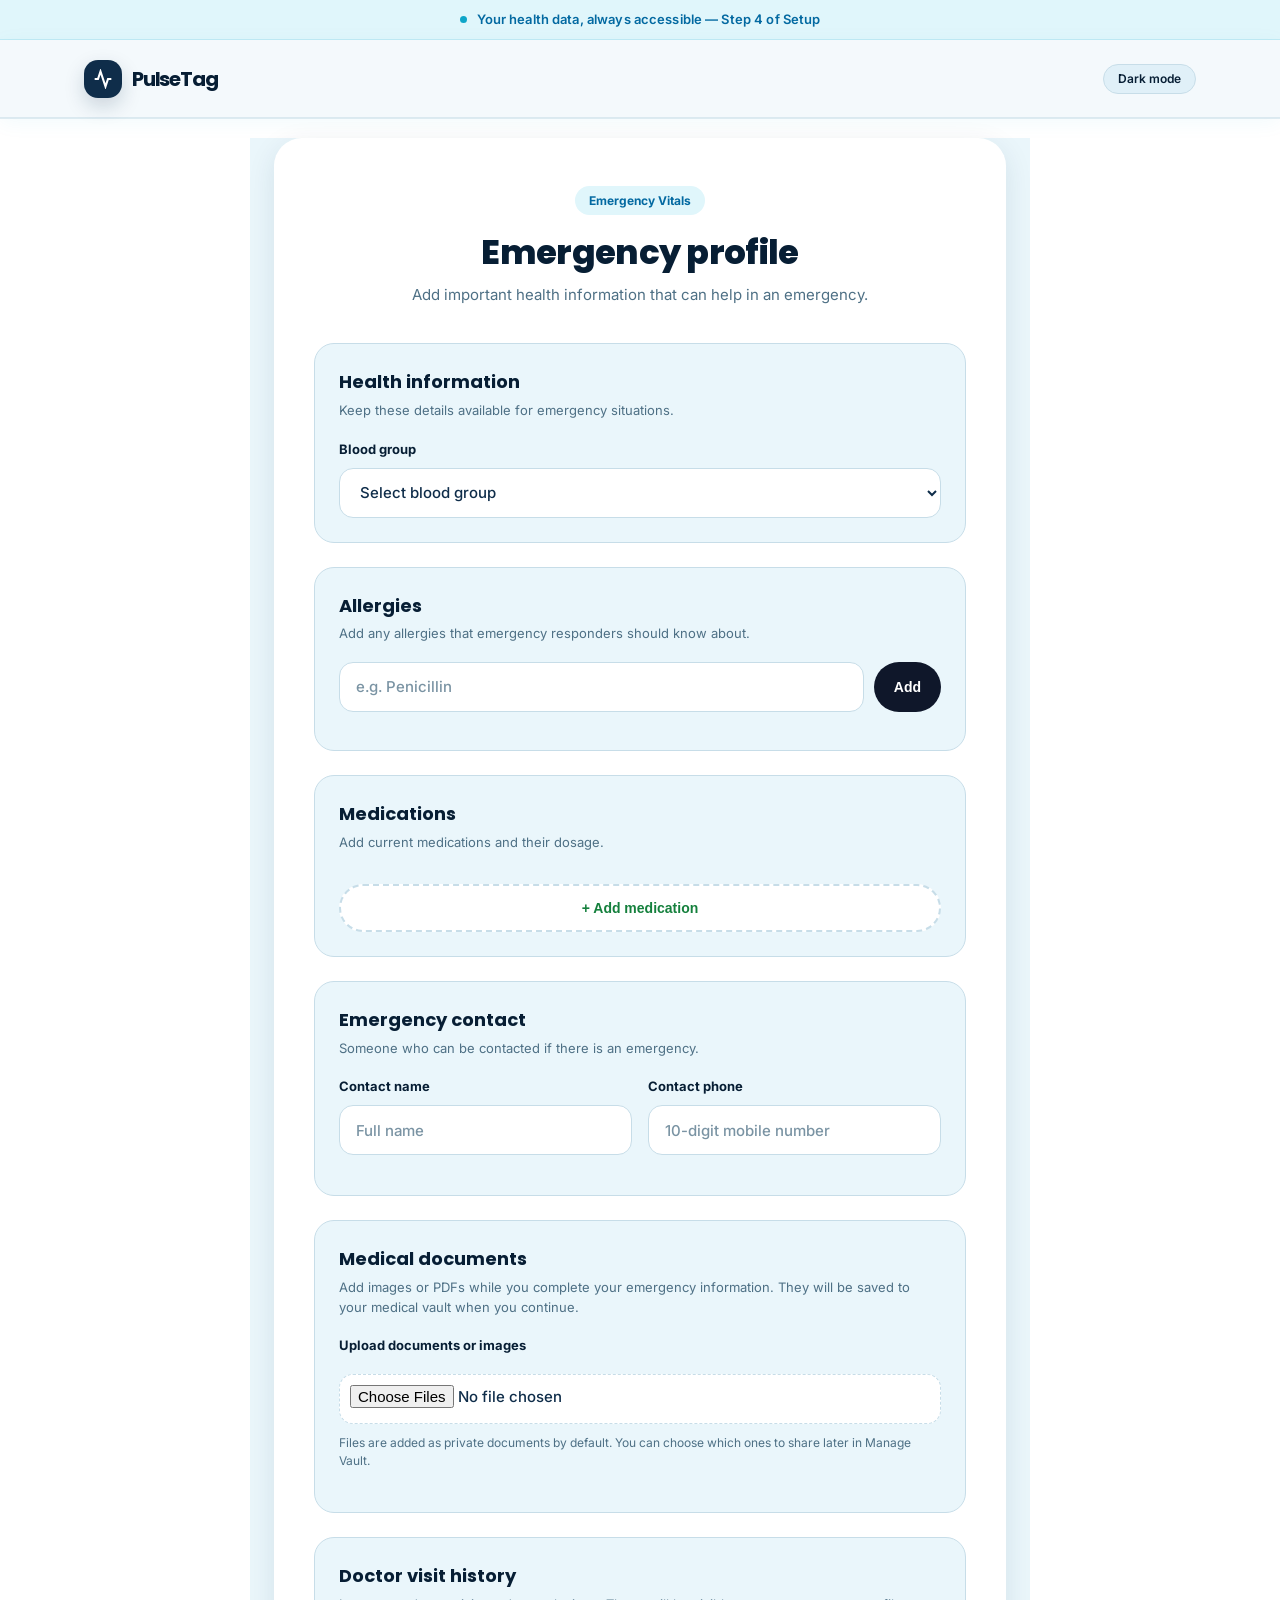
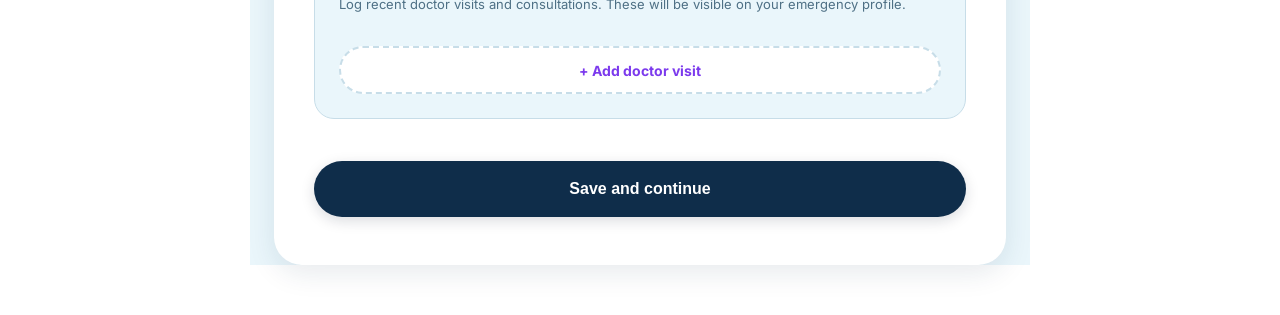
<file: emergency-profile.html>
<!DOCTYPE html>
<html lang="en">
<head>
  <meta charset="UTF-8">
  <meta name="viewport" content="width=device-width, initial-scale=1.0">
  <script src="js/theme.js"></script>

  <title>PulseTag — Emergency Profile</title>

  <link rel="preconnect" href="https://fonts.googleapis.com">
  <link rel="preconnect" href="https://fonts.gstatic.com" crossorigin>
  <link href="https://fonts.googleapis.com/css2?family=Inter:wght@400;500;600;700&family=Poppins:wght@500;600;700;800&display=swap" rel="stylesheet">

  <script src="js/state.js"></script>
  <script src="js/i18n.js"></script>

  <style>
    * {
      box-sizing: border-box;
      margin: 0;
      padding: 0;
    }

    :root {
      --primary: #0f172a;
      --primary-dark: #020617;
      --accent-teal: #14b8a6;
      --teal-bg: #e6f7f5;
      --teal-text: #0f766e;
      --hero-bg: #e8f4f8;
      --card-mint: #dcfce7;
      --card-blue: #e0f2fe;
      --card-blush: #fee2e2;
      --text: #1e293b;
      --muted: #64748b;
      --border: #e2e8f0;
      --white: #ffffff;
      --error: #dc2626;
      --error-bg: #fef2f2;
      --success: #15803d;
      --success-bg: #f0fdf4;
    }

    body {
      margin: 0;
      min-height: 100vh;
      background: var(--hero-bg);
      color: var(--text);
      font-family: 'Inter', -apple-system, BlinkMacSystemFont, "Segoe UI", Roboto, sans-serif;
      line-height: 1.6;
      display: flex;
      flex-direction: column;
    }

    /* Top Announcement Bar */
    .announcement-bar {
      background: var(--teal-bg);
      color: var(--teal-text);
      font-size: 13px;
      font-weight: 600;
      text-align: center;
      padding: 9px 16px;
      display: flex;
      align-items: center;
      justify-content: center;
      gap: 8px;
    }

    .announcement-badge {
      display: inline-block;
      width: 7px;
      height: 7px;
      background: var(--accent-teal);
      border-radius: 50%;
    }

    /* Navbar */
    .navbar {
      display: flex;
      align-items: center;
      justify-content: space-between;
      max-width: 1160px;
      width: 100%;
      margin: 0 auto;
      padding: 20px 24px;
    }

    .brand {
      display: flex;
      align-items: center;
      gap: 10px;
      text-decoration: none;
      color: var(--text);
    }

    .logo-icon {
      width: 38px;
      height: 38px;
      border-radius: 12px;
      background: #0f172a;
      display: flex;
      align-items: center;
      justify-content: center;
      color: #fff;
    }

    .brand-title {
      font-family: 'Poppins', sans-serif;
      font-size: 20px;
      font-weight: 700;
      letter-spacing: -0.5px;
      color: var(--text);
    }

    /* Page Container */
    .page {
      width: 100%;
      max-width: 780px;
      margin: 20px auto 50px;
      padding: 0 24px;
      flex: 1;
    }

    .card {
      width: 100%;
      background: var(--white);
      border-radius: 28px;
      padding: 48px 40px;
      box-shadow: 0 10px 30px rgba(15, 23, 42, 0.05);
    }

    .header {
      margin-bottom: 36px;
      text-align: center;
    }

    .step-pill {
      display: inline-block;
      padding: 5px 14px;
      border-radius: 9999px;
      background: #f1f5f9;
      color: var(--muted);
      font-size: 12px;
      font-weight: 700;
      margin-bottom: 16px;
    }

    h1 {
      font-family: 'Poppins', sans-serif;
      margin: 0 0 10px;
      font-size: clamp(26px, 4.5vw, 34px);
      font-weight: 800;
      line-height: 1.25;
      color: #0f172a;
      letter-spacing: -0.7px;
    }

    .subtitle {
      max-width: 540px;
      margin: 0 auto;
      color: var(--muted);
      font-size: 15px;
      line-height: 1.6;
    }

    .form {
      width: 100%;
    }

    .section {
      margin-bottom: 24px;
      padding: 24px;
      border-radius: 20px;
      background: #f8fafc;
      border: 1px solid var(--border);
    }

    .section.health { background: #f0f9ff; border-color: #bae6fd; }
    .section.allergies { background: #fff1f2; border-color: #fecdd3; }
    .section.meds { background: #f0fdf4; border-color: #bbf7d0; }
    .section.contact { background: #fefce8; border-color: #fef08a; }
    .section.vault { background: #f8fafc; border-color: var(--border); }
    .section.doctors { background: #fdf4ff; border-color: #e9d5ff; }

    .doctor-item {
      display: flex;
      flex-direction: column;
      gap: 10px;
      padding: 16px;
      border-radius: 14px;
      background: #ffffff;
      border: 1px solid #e9d5ff;
    }

    .add-doctor {
      min-height: 48px;
      padding: 0 20px;
      border: 2px dashed #c4b5fd;
      border-radius: 9999px;
      background: #ffffff;
      color: #7c3aed;
      font-size: 14px;
      font-weight: 700;
      cursor: pointer;
      width: 100%;
      font-family: inherit;
      transition: all 0.2s ease;
    }

    .add-doctor:hover {
      background: #fdf4ff;
      border-color: #a78bfa;
    }

    .section-title {
      font-family: 'Poppins', sans-serif;
      margin: 0 0 4px;
      font-size: 18px;
      font-weight: 700;
      color: #0f172a;
    }

    .section-description {
      margin: 0 0 18px;
      color: var(--muted);
      font-size: 13px;
      line-height: 1.5;
    }

    .field {
      margin-bottom: 16px;
    }

    .field:last-child {
      margin-bottom: 0;
    }

    label {
      display: block;
      margin-bottom: 8px;
      font-size: 13px;
      font-weight: 700;
      color: #0f172a;
    }

    input,
    select {
      width: 100%;
      min-height: 50px;
      padding: 0 16px;
      border: 1.5px solid var(--border);
      border-radius: 14px;
      outline: none;
      background: #ffffff;
      color: var(--text);
      font-family: inherit;
      font-size: 15px;
      font-weight: 500;
      transition: border-color 0.2s ease, box-shadow 0.2s ease;
    }

    input:focus,
    select:focus {
      border-color: #0f172a;
      box-shadow: 0 0 0 4px rgba(15, 23, 42, 0.08);
    }

    .two-columns {
      display: grid;
      grid-template-columns: 1fr 1fr;
      gap: 16px;
    }

    .chip-input {
      display: flex;
      gap: 10px;
    }

    .chip-input input {
      flex: 1;
    }

    .small-button {
      min-height: 50px;
      padding: 0 20px;
      border: 0;
      border-radius: 9999px;
      background: #0f172a;
      color: #ffffff;
      font-size: 14px;
      font-weight: 700;
      cursor: pointer;
      white-space: nowrap;
      transition: background 0.2s ease;
    }

    .small-button:hover {
      background: #1e293b;
    }

    .chips {
      display: flex;
      flex-wrap: wrap;
      gap: 8px;
      margin-top: 14px;
    }

    .chip {
      display: inline-flex;
      align-items: center;
      gap: 8px;
      padding: 6px 14px;
      border-radius: 9999px;
      background: #ffffff;
      border: 1px solid #fecdd3;
      color: #be123c;
      font-size: 13px;
      font-weight: 700;
    }

    .chip-remove {
      display: inline-flex;
      align-items: center;
      justify-content: center;
      width: 18px;
      height: 18px;
      padding: 0;
      border: 0;
      border-radius: 50%;
      background: #ffe4e6;
      color: #be123c;
      font-size: 13px;
      line-height: 1;
      cursor: pointer;
    }

    .medication-list {
      display: flex;
      flex-direction: column;
      gap: 10px;
      margin-bottom: 14px;
    }

    .medication-item {
      display: grid;
      grid-template-columns: 1.2fr 1fr auto;
      gap: 10px;
      align-items: center;
      padding: 12px;
      border-radius: 14px;
      background: #ffffff;
      border: 1px solid #dcfce7;
    }

    .remove-button {
      min-height: 46px;
      padding: 0 14px;
      border: 1px solid #fecaca;
      border-radius: 9999px;
      background: #ffffff;
      color: var(--error);
      font-size: 12px;
      font-weight: 700;
      cursor: pointer;
      transition: background 0.2s ease;
    }

    .remove-button:hover {
      background: var(--error-bg);
    }

    .add-medication {
      min-height: 48px;
      padding: 0 20px;
      border: 2px dashed #86efac;
      border-radius: 9999px;
      background: #ffffff;
      color: #15803d;
      font-size: 14px;
      font-weight: 700;
      cursor: pointer;
      width: 100%;
      transition: all 0.2s ease;
    }

    .add-medication:hover {
      background: #f0fdf4;
      border-color: #4ade80;
    }

    .vault-upload {
      display: grid;
      gap: 10px;
    }

    .vault-upload input[type="file"] {
      padding: 10px;
      background: #ffffff;
      border: 1.5px dashed var(--border);
    }

    .vault-upload-hint {
      color: var(--muted);
      font-size: 12px;
      line-height: 1.5;
    }

    .selected-files {
      list-style: none;
      display: grid;
      gap: 6px;
      margin-top: 8px;
    }

    .selected-files li {
      padding: 8px 12px;
      background: #ffffff;
      border-radius: 10px;
      border: 1px solid var(--border);
      font-size: 13px;
      font-weight: 600;
      color: #0f172a;
    }

    .error {
      display: none;
      margin-top: 6px;
      color: var(--error);
      font-size: 13px;
      font-weight: 500;
    }

    .error.visible {
      display: block;
    }

    .success {
      display: none;
      margin-bottom: 20px;
      padding: 14px 18px;
      border: 1px solid #bbf7d0;
      border-radius: 14px;
      background: var(--success-bg);
      color: var(--success);
      font-size: 14px;
      font-weight: 600;
      text-align: center;
    }

    .success.visible {
      display: block;
    }

    .save-button {
      width: 100%;
      min-height: 56px;
      margin-top: 18px;
      border: 0;
      border-radius: 9999px;
      background: #0f172a;
      color: #ffffff;
      font-size: 16px;
      font-weight: 700;
      cursor: pointer;
      transition: transform 0.2s ease, background 0.2s ease;
      box-shadow: 0 4px 14px rgba(15, 23, 42, 0.15);
    }

    .save-button:hover:not(:disabled) {
      background: #1e293b;
      transform: translateY(-2px);
    }

    .save-button:disabled {
      cursor: not-allowed;
      opacity: 0.5;
    }

    @media (max-width: 650px) {
      .card {
        padding: 32px 18px;
        border-radius: 22px;
      }
      .two-columns {
        grid-template-columns: 1fr;
      }
      .medication-item {
        grid-template-columns: 1fr;
      }
      .chip-input {
        flex-direction: column;
      }
      .small-button {
        width: 100%;
      }
    }
    @media (max-width: 768px) {
      html, body { width: 100%; overflow-x: hidden; }
      .navbar { flex-wrap: wrap; gap: 12px 20px; padding: 16px 20px; }
      .brand, .page, .card, .content, form { min-width: 0; width: 100%; }
      .page { padding: 0 16px; }
      .card, .content { padding: 36px 24px; }
      h1 { font-size: clamp(24px, 7vw, 34px); }
      img, svg, canvas, video { max-width: 100%; }
      button, input, select, textarea { max-width: 100%; }
    }
    @media (max-width: 480px) {
      .navbar { padding: 14px 16px; }
      .nav-link { margin-left: 0; overflow-wrap: anywhere; }
      .card, .content { padding: 28px 16px; border-radius: 20px; }
      h1 { font-size: clamp(23px, 8vw, 30px); }
      .button, button, input, select, textarea { width: 100%; }
    }
  </style>
  <link rel="stylesheet" href="css/theme.css">
  <link rel="stylesheet" href="css/globals.css">
</head>
<body>
  <!-- Top Announcement Bar -->
  <div class="announcement-bar">
    <span class="announcement-badge"></span>
    <span>Your health data, always accessible — Step 4 of Setup</span>
  </div>

  <!-- Navbar -->
  <nav class="navbar">
    <a href="index.html" class="brand">
      <div class="logo-icon">
        <svg width="20" height="20" viewBox="0 0 24 24" fill="none" stroke="currentColor" stroke-width="2.5">
          <path d="M22 12h-4l-3 9L9 3l-3 9H2"/>
        </svg>
      </div>
      <span class="brand-title">PulseTag</span>
    </a>
  </nav>

  <main class="page">
    <section class="card" aria-labelledby="page-title">
      <header class="header">
        <span class="step-pill">Emergency Vitals</span>

        <h1 id="page-title" data-i18n="emergency.title">
          Emergency profile
        </h1>

        <p class="subtitle" data-i18n="emergency.subtitle">
          Add important health information that can help in an emergency.
        </p>
      </header>

      <form id="emergencyForm" class="form" novalidate>
        <!-- Blood group -->
        <section class="section health">
          <h2 class="section-title" data-i18n="emergency.healthTitle">
            Health information
          </h2>

          <p class="section-description" data-i18n="emergency.healthDescription">
            Keep these details available for emergency situations.
          </p>

          <div class="field">
            <label for="bloodGroup" data-i18n="emergency.bloodGroup">
              Blood group
            </label>

            <select id="bloodGroup" required>
              <option value="" data-i18n="emergency.selectBloodGroup">
                Select blood group
              </option>
              <option value="A+">A+</option>
              <option value="A-">A−</option>
              <option value="B+">B+</option>
              <option value="B-">B−</option>
              <option value="AB+">AB+</option>
              <option value="AB-">AB−</option>
              <option value="O+">O+</option>
              <option value="O-">O−</option>
            </select>

            <div
              id="bloodGroupError"
              class="error"
              role="alert"
            ></div>
          </div>
        </section>

        <!-- Allergies -->
        <section class="section allergies">
          <h2 class="section-title" data-i18n="emergency.allergiesTitle">
            Allergies
          </h2>

          <p class="section-description" data-i18n="emergency.allergiesDescription">
            Add any allergies that emergency responders should know about.
          </p>

          <div class="chip-input">
            <input
              id="allergyInput"
              type="text"
              maxlength="80"
              placeholder="e.g. Penicillin"
              data-i18n-placeholder="emergency.allergyPlaceholder"
              autocomplete="off"
            >

            <button
              id="addAllergyButton"
              type="button"
              class="small-button"
              data-i18n="emergency.add"
            >
              Add
            </button>
          </div>

          <div id="allergyChips" class="chips"></div>
        </section>

        <!-- Medications -->
        <section class="section meds">
          <h2 class="section-title" data-i18n="emergency.medicationsTitle">
            Medications
          </h2>

          <p class="section-description" data-i18n="emergency.medicationsDescription">
            Add current medications and their dosage.
          </p>

          <div id="medicationList" class="medication-list"></div>

          <button
            id="addMedicationButton"
            type="button"
            class="add-medication"
            data-i18n="emergency.addMedication"
          >
            + Add medication
          </button>
        </section>

        <!-- Emergency contact -->
        <section class="section contact">
          <h2 class="section-title" data-i18n="emergency.contactTitle">
            Emergency contact
          </h2>

          <p class="section-description" data-i18n="emergency.contactDescription">
            Someone who can be contacted if there is an emergency.
          </p>

          <div class="two-columns">
            <div class="field">
              <label
                for="contactName"
                data-i18n="emergency.contactName"
              >
                Contact name
              </label>

              <input
                id="contactName"
                type="text"
                maxlength="100"
                autocomplete="name"
                data-i18n-placeholder="emergency.contactNamePlaceholder"
                placeholder="Full name"
              >

              <div
                id="contactNameError"
                class="error"
                role="alert"
              ></div>
            </div>

            <div class="field">
              <label
                for="contactPhone"
                data-i18n="emergency.contactPhone"
              >
                Contact phone
              </label>

              <input
                id="contactPhone"
                type="tel"
                inputmode="numeric"
                maxlength="10"
                autocomplete="tel"
                data-i18n-placeholder="emergency.contactPhonePlaceholder"
                placeholder="10-digit mobile number"
              >

              <div
                id="contactPhoneError"
                class="error"
                role="alert"
              ></div>
            </div>
          </div>
        </section>

        <!-- Documents added with the emergency profile -->
        <section class="section vault">
          <h2 class="section-title">Medical documents</h2>
          <p class="section-description">Add images or PDFs while you complete your emergency information. They will be saved to your medical vault when you continue.</p>
          <div class="vault-upload">
            <label for="profileDocuments">Upload documents or images</label>
            <input id="profileDocuments" type="file" accept="image/*,.pdf,application/pdf" multiple>
            <p class="vault-upload-hint">Files are added as private documents by default. You can choose which ones to share later in Manage Vault.</p>
            <ul id="selectedProfileDocuments" class="selected-files" aria-live="polite"></ul>
          </div>
        </section>

        <!-- Doctor Visit History -->
        <section class="section doctors">
          <h2 class="section-title" data-i18n="doctorHistory.sectionTitle">
            Doctor visit history
          </h2>
          <p class="section-description" data-i18n="doctorHistory.sectionDescription">
            Log recent doctor visits and consultations. These will be visible on your emergency profile.
          </p>

          <div id="doctorVisitList" class="medication-list"></div>

          <button
            id="addDoctorVisitButton"
            type="button"
            class="add-doctor"
            data-i18n="doctorHistory.addVisit"
          >
            + Add doctor visit
          </button>
        </section>

        <div
          id="successMessage"
          class="success"
          role="status"
          aria-live="polite"
          data-i18n="emergency.saved"
        >
          Emergency profile saved successfully.
        </div>

        <!-- Specialty suggestions for doctor visit rows -->
        <datalist id="doctorSpecialtyList">
          <option value="General Physician">
          <option value="Cardiologist">
          <option value="Dermatologist">
          <option value="Neurologist">
          <option value="Orthopaedist">
          <option value="Paediatrician">
          <option value="Gynaecologist">
          <option value="Ophthalmologist">
          <option value="ENT Specialist">
          <option value="Psychiatrist">
          <option value="Dentist">
          <option value="Endocrinologist">
          <option value="Pulmonologist">
          <option value="Gastroenterologist">
        </datalist>

        <button
          id="saveButton"
          class="save-button"
          type="submit"
          data-i18n="emergency.save"
        >
          Save and continue
        </button>
      </form>
    </section>
  </main>

  <script>
    // t() must be defined first — used by renderDoctorVisits() and renderMedications()
    function t(key, fallback) {
      try {
        if (
          typeof translations !== "undefined" &&
          typeof getState === "function"
        ) {
          const language = getState().language || "en";
          const value = translations[language]?.[key];
          if (value) {
            return value;
          }
        }
      } catch (error) {
        // Use fallback.
      }
      return fallback;
    }

    const form = document.getElementById("emergencyForm");
    const bloodGroup = document.getElementById("bloodGroup");
    const allergyInput = document.getElementById("allergyInput");
    const addAllergyButton = document.getElementById("addAllergyButton");
    const allergyChips = document.getElementById("allergyChips");
    const medicationList = document.getElementById("medicationList");
    const addMedicationButton = document.getElementById("addMedicationButton");
    const contactName = document.getElementById("contactName");
    const contactPhone = document.getElementById("contactPhone");
    const saveButton = document.getElementById("saveButton");
    const successMessage = document.getElementById("successMessage");
    const profileDocuments = document.getElementById("profileDocuments");
    const selectedProfileDocuments = document.getElementById("selectedProfileDocuments");

    let allergies = [];
    let medications = [];
    let doctorVisits = [];

    const doctorVisitList = document.getElementById("doctorVisitList");
    const addDoctorVisitButton = document.getElementById("addDoctorVisitButton");

    function renderDoctorVisits() {
      doctorVisitList.innerHTML = "";

      doctorVisits.forEach((visit, index) => {
        const item = document.createElement("div");
        item.className = "doctor-item";

        // Row 1: doctor name + specialty
        const row1 = document.createElement("div");
        row1.className = "two-columns";

        const nameInput = document.createElement("input");
        nameInput.type = "text";
        nameInput.maxLength = 100;
        nameInput.placeholder = t("doctorHistory.doctorNamePlaceholder", "Doctor name");
        nameInput.value = visit.doctorName || "";
        nameInput.setAttribute("aria-label", t("doctorHistory.doctorName", "Doctor name"));
        nameInput.addEventListener("input", () => {
          doctorVisits[index].doctorName = nameInput.value;
        });

        const specInput = document.createElement("input");
        specInput.type = "text";
        specInput.maxLength = 100;
        specInput.placeholder = t("doctorHistory.specialtyPlaceholder", "Specialty (optional)");
        specInput.value = visit.specialty || "";
        specInput.setAttribute("aria-label", t("doctorHistory.specialty", "Specialty"));
        specInput.setAttribute("list", "doctorSpecialtyList");
        specInput.addEventListener("input", () => {
          doctorVisits[index].specialty = specInput.value;
        });

        row1.appendChild(nameInput);
        row1.appendChild(specInput);

        // Row 2: hospital + contact
        const row2 = document.createElement("div");
        row2.className = "two-columns";

        const hospInput = document.createElement("input");
        hospInput.type = "text";
        hospInput.maxLength = 120;
        hospInput.placeholder = t("doctorHistory.hospitalPlaceholder", "Hospital / Clinic");
        hospInput.value = visit.hospital || "";
        hospInput.setAttribute("aria-label", t("doctorHistory.hospital", "Hospital / Clinic"));
        hospInput.addEventListener("input", () => {
          doctorVisits[index].hospital = hospInput.value;
        });

        const contInput = document.createElement("input");
        contInput.type = "tel";
        contInput.inputMode = "numeric";
        contInput.maxLength = 10;
        contInput.placeholder = t("doctorHistory.contactPlaceholder", "10-digit contact");
        contInput.value = visit.contact || "";
        contInput.setAttribute("aria-label", t("doctorHistory.contact", "Contact number"));
        contInput.addEventListener("input", () => {
          contInput.value = contInput.value.replace(/\D/g, "").slice(0, 10);
          doctorVisits[index].contact = contInput.value;
        });

        row2.appendChild(hospInput);
        row2.appendChild(contInput);

        // Row 3: visit date
        const dateInput = document.createElement("input");
        dateInput.type = "date";
        dateInput.value = visit.visitDate || "";
        dateInput.setAttribute("aria-label", t("doctorHistory.visitDate", "Visit date"));
        dateInput.addEventListener("change", () => {
          doctorVisits[index].visitDate = dateInput.value;
        });

        // Row 4: notes
        const notesInput = document.createElement("textarea");
        notesInput.maxLength = 500;
        notesInput.placeholder = t("doctorHistory.notesPlaceholder", "Notes (optional)");
        notesInput.value = visit.notes || "";
        notesInput.setAttribute("aria-label", t("doctorHistory.notes", "Notes"));
        notesInput.style.cssText = "width:100%;min-height:72px;padding:10px 14px;border:1.5px solid var(--border);border-radius:14px;font-family:inherit;font-size:14px;resize:vertical;background:#fff;color:var(--text);";
        notesInput.addEventListener("input", () => {
          doctorVisits[index].notes = notesInput.value;
        });

        // Remove button
        const removeBtn = document.createElement("button");
        removeBtn.type = "button";
        removeBtn.className = "remove-button";
        removeBtn.textContent = t("emergency.remove", "Remove");
        removeBtn.addEventListener("click", () => {
          doctorVisits.splice(index, 1);
          renderDoctorVisits();
        });

        item.appendChild(row1);
        item.appendChild(row2);
        item.appendChild(dateInput);
        item.appendChild(notesInput);
        item.appendChild(removeBtn);

        doctorVisitList.appendChild(item);
      });
    }

    addDoctorVisitButton.addEventListener("click", () => {
      doctorVisits.push({ doctorName: "", specialty: "", hospital: "", contact: "", visitDate: "", notes: "" });
      renderDoctorVisits();
      // Focus the first input of the new row
      const allItems = doctorVisitList.querySelectorAll(".doctor-item");
      if (allItems.length) {
        const lastItem = allItems[allItems.length - 1];
        const firstInput = lastItem.querySelector("input");
        if (firstInput) firstInput.focus();
      }
    });

    function renderSelectedDocuments() {
      selectedProfileDocuments.replaceChildren();
      [...profileDocuments.files].forEach((file) => {
        const item = document.createElement("li");
        item.textContent = `${file.name} (${file.type === "application/pdf" ? "PDF" : "Image"})`;
        selectedProfileDocuments.appendChild(item);
      });
    }

    profileDocuments.addEventListener("change", renderSelectedDocuments);

    function showFieldError(elementId, text) {
      const element = document.getElementById(elementId);

      if (!element) return;

      element.textContent = text;
      element.classList.add("visible");
    }

    function clearFieldError(elementId) {
      const element = document.getElementById(elementId);

      if (!element) return;

      element.textContent = "";
      element.classList.remove("visible");
    }

    function renderAllergyChips() {
      allergyChips.innerHTML = "";

      allergies.forEach((allergy, index) => {
        const chip = document.createElement("span");
        chip.className = "chip";

        const text = document.createElement("span");
        text.textContent = allergy;

        const removeButton = document.createElement("button");
        removeButton.type = "button";
        removeButton.className = "chip-remove";
        removeButton.textContent = "×";
        removeButton.setAttribute(
          "aria-label",
          `${t("emergency.remove", "Remove")} ${allergy}`
        );

        removeButton.addEventListener("click", () => {
          allergies.splice(index, 1);
          renderAllergyChips();
          updateSaveButton();
        });

        chip.appendChild(text);
        chip.appendChild(removeButton);
        allergyChips.appendChild(chip);
      });
    }

    function addAllergy() {
      const value = allergyInput.value.trim();

      if (!value) {
        return;
      }

      const alreadyExists = allergies.some(
        (allergy) => allergy.toLowerCase() === value.toLowerCase()
      );

      if (!alreadyExists) {
        allergies.push(value);
      }

      allergyInput.value = "";
      renderAllergyChips();
      updateSaveButton();
      allergyInput.focus();
    }

    function renderMedications() {
      medicationList.innerHTML = "";

      medications.forEach((medication, index) => {
        const item = document.createElement("div");
        item.className = "medication-item";

        const nameInput = document.createElement("input");
        nameInput.type = "text";
        nameInput.maxLength = 100;
        nameInput.placeholder = t(
          "emergency.medicationNamePlaceholder",
          "Medication name"
        );
        nameInput.value = medication.name || "";
        nameInput.setAttribute(
          "aria-label",
          t("emergency.medicationName", "Medication name")
        );

        const dosageInput = document.createElement("input");
        dosageInput.type = "text";
        dosageInput.maxLength = 80;
        dosageInput.placeholder = t(
          "emergency.dosagePlaceholder",
          "Dosage, e.g. 500 mg"
        );
        dosageInput.value = medication.dosage || "";
        dosageInput.setAttribute(
          "aria-label",
          t("emergency.dosage", "Dosage")
        );

        const removeButton = document.createElement("button");
        removeButton.type = "button";
        removeButton.className = "remove-button";
        removeButton.textContent = t(
          "emergency.remove",
          "Remove"
        );

        nameInput.addEventListener("input", () => {
          medications[index].name = nameInput.value;
          updateSaveButton();
        });

        dosageInput.addEventListener("input", () => {
          medications[index].dosage = dosageInput.value;
          updateSaveButton();
        });

        removeButton.addEventListener("click", () => {
          medications.splice(index, 1);
          renderMedications();
          updateSaveButton();
        });

        item.appendChild(nameInput);
        item.appendChild(dosageInput);
        item.appendChild(removeButton);

        medicationList.appendChild(item);
      });
    }

    function addMedication() {
      medications.push({
        name: "",
        dosage: ""
      });

      renderMedications();
      updateSaveButton();

      const inputs = medicationList.querySelectorAll("input");

      if (inputs.length) {
        inputs[inputs.length - 2].focus();
      }
    }

    function isContactNameValid() {
      return contactName.value.trim().length >= 2;
    }

    function isContactPhoneValid() {
      return /^[6-9]\d{9}$/.test(contactPhone.value.trim());
    }

    // Separate callback validation from the existing Promise-based mockApi functions.
    function validateEmergencyContact(onSuccess, onError) {
      const errors = [];

      if (!isContactNameValid()) {
        errors.push("name");
      }

      if (!isContactPhoneValid()) {
        errors.push("phone");
      }

      if (errors.length) {
        onError(errors);
        return;
      }

      onSuccess();
    }

    function areMedicationsValid() {
      return medications.every(
        (medication) =>
          medication.name.trim().length > 0 &&
          medication.dosage.trim().length > 0
      );
    }

    function updateSaveButton() {
      saveButton.disabled = false;
    }

    function validateForm(showErrors = true) {
      let valid = true;

      if (!bloodGroup.value) {
        valid = false;

        if (showErrors) {
          showFieldError(
            "bloodGroupError",
            t(
              "emergency.bloodGroupRequired",
              "Please select your blood group."
            )
          );
        }
      } else {
        clearFieldError("bloodGroupError");
      }

      validateEmergencyContact(
        () => {
          clearFieldError("contactNameError");
          clearFieldError("contactPhoneError");
        },
        (errors) => {
          valid = false;

          if (!showErrors) {
            return;
          }

          if (errors.includes("name")) {
            showFieldError(
              "contactNameError",
              t(
                "emergency.contactNameRequired",
                "Please enter the emergency contact's name."
              )
            );
          } else {
            clearFieldError("contactNameError");
          }

          if (errors.includes("phone")) {
            showFieldError(
              "contactPhoneError",
              t(
                "emergency.contactPhoneInvalid",
                "Please enter a valid 10-digit Indian mobile number."
              )
            );
          } else {
            clearFieldError("contactPhoneError");
          }
        }
      );

      if (!areMedicationsValid()) {
        valid = false;
      }

      return valid;
    }

    function prefillState() {
      let emergencyInfo = {};

      try {
        const state = getState();

        if (state?.language) {
          setLanguage(state.language);
        }

        emergencyInfo = state?.emergencyInfo || {};
      } catch (error) {
        emergencyInfo = {};
      }

      if (emergencyInfo.bloodGroup) {
        bloodGroup.value = emergencyInfo.bloodGroup;
      }

      if (Array.isArray(emergencyInfo.allergies)) {
        allergies = [...emergencyInfo.allergies];
      }

      if (Array.isArray(emergencyInfo.medications)) {
        medications = emergencyInfo.medications.map((medication) => ({
          name: medication?.name || "",
          dosage: medication?.dosage || ""
        }));
      }

      if (emergencyInfo.contactName) {
        contactName.value = emergencyInfo.contactName;
      }

      if (emergencyInfo.contactPhone) {
        contactPhone.value = emergencyInfo.contactPhone;
      }

      // Prefill doctor visits from top-level state.doctorHistory
      try {
        const fullState = getState();
        if (Array.isArray(fullState.doctorHistory)) {
          doctorVisits = fullState.doctorHistory.map((v) => ({
            id: v.id,
            doctorName: v.doctorName || "",
            specialty: v.specialty || "",
            hospital: v.hospital || "",
            contact: v.contact || "",
            visitDate: v.visitDate || "",
            notes: v.notes || ""
          }));
        }
      } catch (e) {
        doctorVisits = [];
      }

      renderAllergyChips();
      renderMedications();
      renderDoctorVisits();
      updateSaveButton();
    }

    addAllergyButton.addEventListener("click", addAllergy);

    allergyInput.addEventListener("keydown", (event) => {
      if (event.key === "Enter") {
        event.preventDefault();
        addAllergy();
      }
    });

    addMedicationButton.addEventListener("click", addMedication);

    bloodGroup.addEventListener("change", () => {
      clearFieldError("bloodGroupError");
      updateSaveButton();
    });

    contactName.addEventListener("input", () => {
      clearFieldError("contactNameError");
      updateSaveButton();
    });

    contactPhone.addEventListener("input", () => {
      contactPhone.value = contactPhone.value
        .replace(/\D/g, "")
        .slice(0, 10);

      clearFieldError("contactPhoneError");
      updateSaveButton();
    });

    form.addEventListener("submit", async (event) => {
      event.preventDefault();

      if (!validateForm(true)) {
        updateSaveButton();
        return;
      }

      const formData = {
        bloodGroup: bloodGroup.value,
        allergies: [...allergies],
        medications: medications.map((medication) => ({
          name: medication.name.trim(),
          dosage: medication.dosage.trim()
        })),
        contactName: contactName.value.trim(),
        contactPhone: contactPhone.value.trim()
      };

      profileDocuments.setCustomValidity("");
      const invalidDocument = [...profileDocuments.files].find(
        (file) => file.type !== "application/pdf" && !file.type.startsWith("image/")
      );

      if (invalidDocument) {
        profileDocuments.setCustomValidity("Choose image or PDF files only.");
        profileDocuments.reportValidity();
        return;
      }

      const currentState = getState();
      const existingVault = Array.isArray(currentState.vault)
        ? currentState.vault
        : [];
      const newVaultItems = await Promise.all([...profileDocuments.files].map((file) => new Promise((resolve, reject) => {
        if (!file.type.startsWith("image/")) {
          resolve({
            id: `doc-${Date.now()}-${Math.random().toString(36).slice(2, 8)}`,
            filename: file.name,
            type: "PDF",
            uploadDate: new Date().toISOString(),
            shareable: false
          });
          return;
        }

        const reader = new FileReader();
        reader.onload = () => resolve({
          id: `doc-${Date.now()}-${Math.random().toString(36).slice(2, 8)}`,
          filename: file.name,
          type: "Image",
          uploadDate: new Date().toISOString(),
          shareable: false,
          previewData: reader.result
        });
        reader.onerror = reject;
        reader.readAsDataURL(file);
      })));

      updateState({
        emergencyInfo: {
          ...formData,
          lastUpdated: new Date().toISOString()
        },
        vault: [...existingVault, ...newVaultItems],
        doctorHistory: doctorVisits
          .filter((v) => v.doctorName && v.doctorName.trim())
          .map((v) => ({
            id: v.id || Date.now() + Math.random(),
            doctorName: v.doctorName.trim(),
            specialty: (v.specialty || "").trim(),
            hospital: (v.hospital || "").trim(),
            contact: (v.contact || "").trim(),
            visitDate: v.visitDate || "",
            notes: (v.notes || "").trim()
          }))
      });

      successMessage.classList.add("visible");
      saveButton.disabled = true;

      setTimeout(() => {
        window.location.href = "consent.html";
      }, 700);
    });

    prefillState();
  </script>
</body>
</html>
</file>
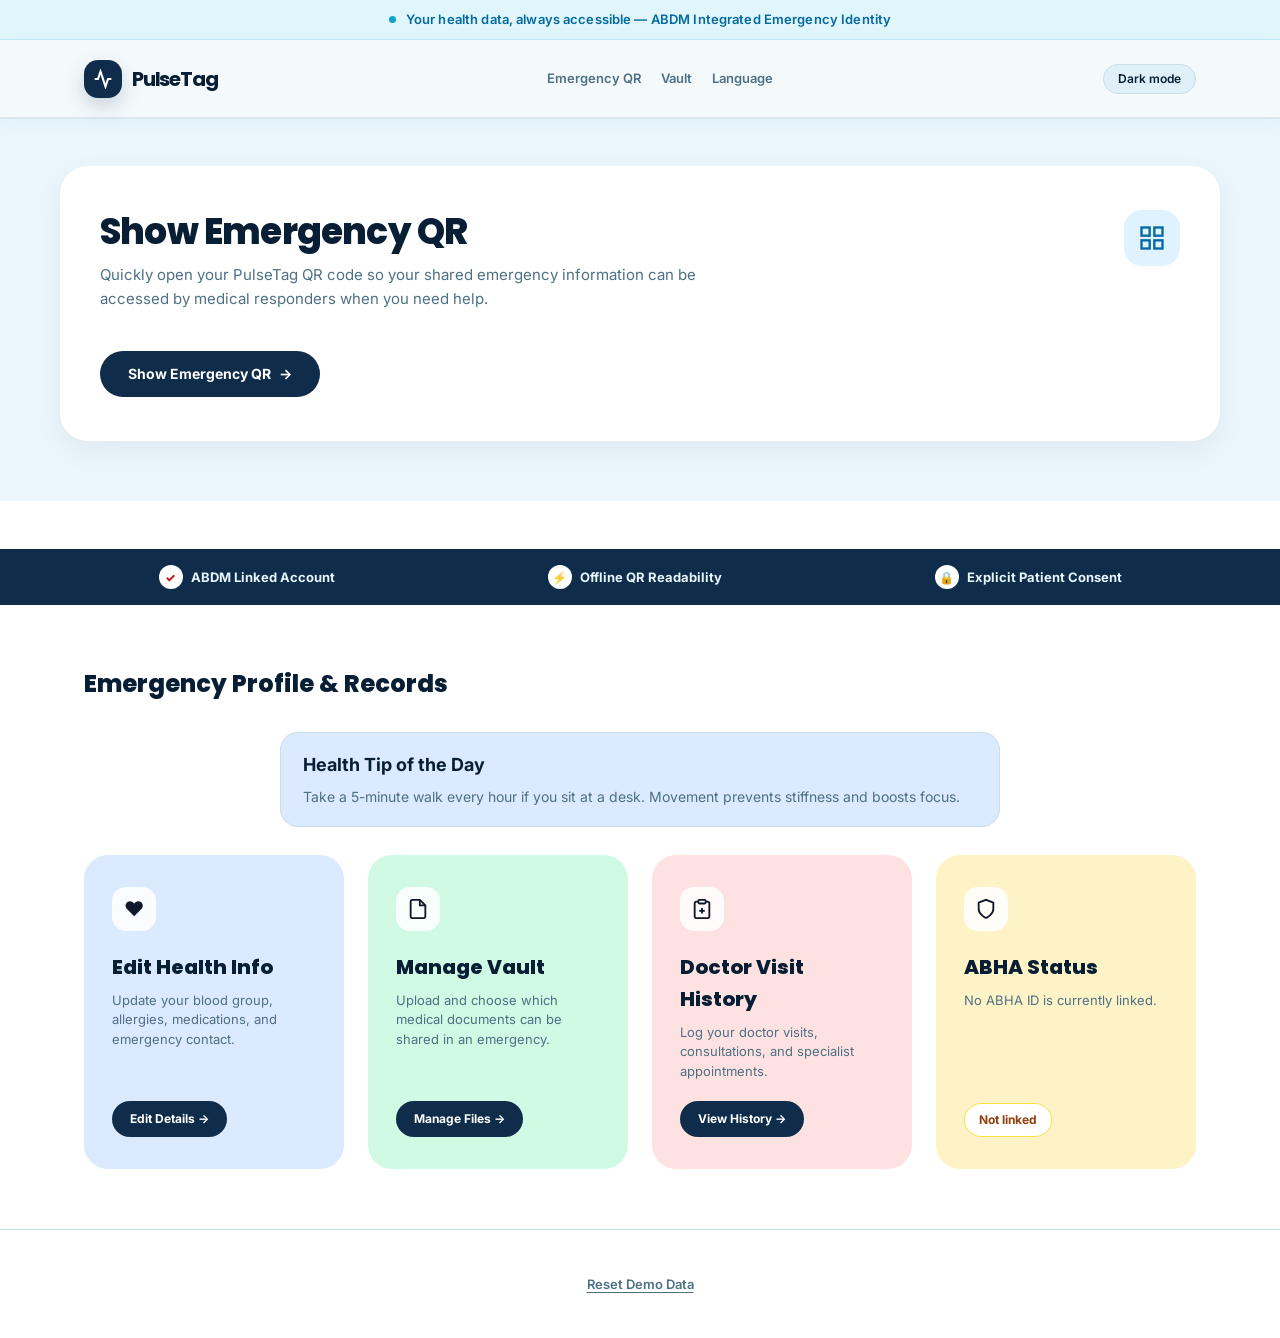
<file: home.html>
<!DOCTYPE html>
<html lang="en">
<head>
  <meta charset="UTF-8">
  <meta name="viewport" content="width=device-width, initial-scale=1.0">
  <script src="js/theme.js"></script>

  <title>PulseTag — Home Dashboard</title>

  <link rel="preconnect" href="https://fonts.googleapis.com">
  <link rel="preconnect" href="https://fonts.gstatic.com" crossorigin>
  <link href="https://fonts.googleapis.com/css2?family=Inter:wght@400;500;600;700&family=Poppins:wght@500;600;700;800&display=swap" rel="stylesheet">

  <script src="js/state.js"></script>
  <script src="js/i18n.js"></script>
  <script src="js/api.js"></script>

  <style>
    * {
      box-sizing: border-box;
      margin: 0;
      padding: 0;
    }

    :root {
      --primary: #0f172a;
      --primary-dark: #020617;
      --accent-teal: #14b8a6;
      --teal-bg: #e6f7f5;
      --teal-text: #0f766e;
      --hero-bg: #e8f4f8;
      --strip-bg: #fde8e4;
      --card-blue: #e0f2fe;
      --card-mint: #dcfce7;
      --card-blush: #fee2e2;
      --card-peach: #fef3c7;
      --text: #1e293b;
      --muted: #64748b;
      --border: #e2e8f0;
      --white: #ffffff;
      --success: #15803d;
      --success-bg: #dcfce7;
      --warning: #b45309;
      --warning-bg: #fef3c7;
    }

    body {
      margin: 0;
      min-height: 100vh;
      background: #ffffff;
      color: var(--text);
      font-family: 'Inter', -apple-system, BlinkMacSystemFont, "Segoe UI", Roboto, sans-serif;
      line-height: 1.6;
      display: flex;
      flex-direction: column;
    }

    /* Top Announcement Bar */
    .announcement-bar {
      background: var(--teal-bg);
      color: var(--teal-text);
      font-size: 13px;
      font-weight: 600;
      text-align: center;
      padding: 9px 16px;
      display: flex;
      align-items: center;
      justify-content: center;
      gap: 8px;
    }

    .announcement-badge {
      display: inline-block;
      width: 7px;
      height: 7px;
      background: var(--accent-teal);
      border-radius: 50%;
    }

    /* Navbar */
    .navbar {
      display: flex;
      align-items: center;
      justify-content: space-between;
      max-width: 1160px;
      width: 100%;
      margin: 0 auto;
      padding: 20px 24px;
    }

    .brand {
      display: flex;
      align-items: center;
      gap: 10px;
      text-decoration: none;
      color: var(--text);
    }

    .logo-icon {
      width: 38px;
      height: 38px;
      border-radius: 12px;
      background: #0f172a;
      display: flex;
      align-items: center;
      justify-content: center;
      color: #fff;
    }

    .brand-title {
      font-family: 'Poppins', sans-serif;
      font-size: 20px;
      font-weight: 700;
      letter-spacing: -0.5px;
      color: var(--text);
    }

    .nav-links {
      display: flex;
      align-items: center;
      gap: 20px;
    }

    .nav-link {
      color: var(--muted);
      text-decoration: none;
      font-size: 13px;
      font-weight: 600;
    }

    /* Hero Block */
    .hero-wrapper {
      background: var(--hero-bg);
      padding: 48px 24px 60px;
      position: relative;
    }

    .hero-container {
      max-width: 1160px;
      margin: 0 auto;
    }

    .hero {
      display: block;
      background: #ffffff;
      border-radius: 28px;
      padding: 44px 40px;
      text-decoration: none;
      color: var(--text);
      box-shadow: 0 10px 30px rgba(15, 23, 42, 0.05);
      transition: transform 0.2s ease, box-shadow 0.2s ease;
      position: relative;
      overflow: hidden;
    }

    .hero:hover {
      transform: translateY(-3px);
      box-shadow: 0 14px 36px rgba(15, 23, 42, 0.08);
    }

    .hero-top-row {
      display: flex;
      align-items: flex-start;
      justify-content: space-between;
      gap: 20px;
      margin-bottom: 16px;
    }

    .hero-icon {
      width: 56px;
      height: 56px;
      border-radius: 18px;
      background: #e0f2fe;
      color: #0369a1;
      display: flex;
      align-items: center;
      justify-content: center;
    }

    .hero h1 {
      font-family: 'Poppins', sans-serif;
      font-size: clamp(26px, 4vw, 36px);
      font-weight: 800;
      line-height: 1.2;
      color: #0f172a;
      letter-spacing: -0.8px;
      margin-bottom: 10px;
    }

    .hero p {
      max-width: 620px;
      color: var(--muted);
      font-size: 15px;
      line-height: 1.6;
      margin-bottom: 24px;
    }

    .hero-action {
      display: inline-flex;
      align-items: center;
      gap: 8px;
      padding: 12px 28px;
      border-radius: 9999px;
      background: #0f172a;
      color: #ffffff;
      font-size: 14px;
      font-weight: 700;
      transition: background 0.2s ease;
    }

    .hero-action:hover {
      background: #1e293b;
    }

    /* Trust Strip */
    .trust-strip {
      background: var(--strip-bg);
      padding: 16px 24px;
    }

    .trust-container {
      max-width: 1160px;
      margin: 0 auto;
      display: flex;
      align-items: center;
      justify-content: space-around;
      flex-wrap: wrap;
      gap: 16px;
    }

    .trust-item {
      display: flex;
      align-items: center;
      gap: 8px;
      font-size: 13px;
      font-weight: 700;
      color: #7f1d1d;
    }

    .trust-circle {
      width: 24px;
      height: 24px;
      border-radius: 50%;
      background: #ffffff;
      display: flex;
      align-items: center;
      justify-content: center;
      color: #b91c1c;
      font-size: 12px;
      font-weight: 800;
    }

    /* Dashboard Content */
    .dashboard-content {
      max-width: 1160px;
      width: 100%;
      margin: 0 auto;
      padding: 60px 24px;
    }

    .section-title-wrap {
      margin-bottom: 28px;
    }

    .health-tip {
      max-width: 720px;
      margin: 0 auto 28px;
      padding: 18px 22px;
      border: 1px solid var(--border);
      border-radius: 18px;
      background: var(--card-blue);
    }

    .health-tip h2 {
      margin-bottom: 6px;
      font-size: 18px;
    }

    .health-tip p {
      color: var(--muted);
      font-size: 14px;
    }

    .section-title-wrap h2 {
      font-family: 'Poppins', sans-serif;
      font-size: 24px;
      font-weight: 800;
      color: #0f172a;
    }

    .tiles {
      display: grid;
      grid-template-columns: repeat(4, 1fr);
      gap: 24px;
    }

    .tile {
      padding: 32px 28px;
      border-radius: 24px;
      text-decoration: none;
      color: var(--text);
      display: flex;
      flex-direction: column;
      justify-content: space-between;
      min-height: 240px;
      transition: transform 0.2s ease;
    }

    .tile:hover {
      transform: translateY(-4px);
    }

    .tile.health-tile { background: var(--card-blue); }
    .tile.vault-tile { background: var(--card-mint); }
    .tile.status-tile { background: var(--card-peach); cursor: default; }
    .tile.status-tile:hover { transform: none; }

    .tile-icon {
      width: 44px;
      height: 44px;
      border-radius: 14px;
      background: rgba(255, 255, 255, 0.85);
      display: flex;
      align-items: center;
      justify-content: center;
      margin-bottom: 20px;
      color: #0f172a;
      font-weight: 800;
      font-size: 20px;
    }

    .tile h2 {
      font-family: 'Poppins', sans-serif;
      font-size: 20px;
      font-weight: 800;
      color: #0f172a;
      margin-bottom: 8px;
    }

    .tile p {
      font-size: 13px;
      color: #475569;
      line-height: 1.5;
    }

    .tile-action-btn {
      display: inline-flex;
      align-items: center;
      align-self: flex-start;
      margin-top: 20px;
      padding: 8px 18px;
      border-radius: 9999px;
      background: #0f172a;
      color: #ffffff;
      font-size: 12px;
      font-weight: 700;
    }

    .status-badge {
      display: inline-flex;
      align-items: center;
      gap: 6px;
      margin-top: 18px;
      padding: 6px 14px;
      border-radius: 9999px;
      font-size: 12px;
      font-weight: 700;
      align-self: flex-start;
    }

    .status-badge.linked {
      background: #ffffff;
      color: var(--success);
      border: 1px solid #86efac;
    }

    .status-badge.not-linked {
      background: #ffffff;
      color: var(--warning);
      border: 1px solid #fde047;
    }

    /* Footer */
    .footer {
      border-top: 1px solid var(--border);
      padding: 36px 24px;
      text-align: center;
      margin-top: auto;
    }

    .reset-link {
      padding: 8px 16px;
      border: 0;
      background: transparent;
      color: var(--muted);
      font: inherit;
      font-size: 13px;
      font-weight: 600;
      cursor: pointer;
      text-decoration: underline;
      text-underline-offset: 3px;
    }

    .reset-link:hover {
      color: #ef4444;
    }

    @media (max-width: 1100px) {
      .tiles {
        grid-template-columns: repeat(2, 1fr);
      }
    }
    @media (max-width: 900px) {
      .tiles {
        grid-template-columns: 1fr;
      }
    }
    @media (max-width: 768px) {
      html, body { width: 100%; overflow-x: hidden; }
      .navbar { flex-wrap: wrap; gap: 12px 20px; padding: 16px 20px; }
      .nav-links { flex-wrap: wrap; gap: 10px 14px; min-width: 0; }
      .brand, .page, .card, .content, form { min-width: 0; width: 100%; }
      .dashboard-content { padding: 44px 20px; }
      .hero { padding: 36px 28px; }
      h1, .hero h1 { font-size: clamp(24px, 7vw, 36px); }
      img, svg, canvas, video { max-width: 100%; }
      button, input, select, textarea { max-width: 100%; }
    }
    @media (max-width: 480px) {
      .navbar { padding: 14px 16px; }
      .nav-links { width: 100%; justify-content: flex-start; }
      .hero { padding: 28px 20px; border-radius: 22px; }
      .dashboard-content { padding: 36px 16px; }
      h1, .hero h1 { font-size: clamp(23px, 8vw, 30px); }
      .hero-action, .tile-action-btn { width: 100%; justify-content: center; }
    }
  </style>
  <link rel="stylesheet" href="css/theme.css">
  <link rel="stylesheet" href="css/globals.css">
</head>
<body>
  <!-- Top Announcement Bar -->
  <div class="announcement-bar">
    <span class="announcement-badge"></span>
    <span>Your health data, always accessible — ABDM Integrated Emergency Identity</span>
  </div>

  <!-- Navbar -->
  <nav class="navbar">
    <a href="index.html" class="brand">
      <div class="logo-icon">
        <svg width="20" height="20" viewBox="0 0 24 24" fill="none" stroke="currentColor" stroke-width="2.5">
          <path d="M22 12h-4l-3 9L9 3l-3 9H2"/>
        </svg>
      </div>
      <span class="brand-title">PulseTag</span>
    </a>

    <div class="nav-links">
      <a href="qr.html" class="nav-link">Emergency QR</a>
      <a href="vault.html" class="nav-link">Vault</a>
      <a href="language.html" class="nav-link">Language</a>
    </div>
  </nav>

  <!-- Hero Section -->
  <section class="hero-wrapper">
    <div class="hero-container">
      <a href="qr.html" class="hero">
        <div class="hero-top-row">
          <div>
            <h1 data-i18n="home.heroTitle">
              Show Emergency QR
            </h1>
            <p data-i18n="home.heroDescription">
              Quickly open your PulseTag QR code so your shared emergency information can be accessed by medical responders when you need help.
            </p>
          </div>
          <div class="hero-icon" aria-hidden="true">
            <svg width="28" height="28" viewBox="0 0 24 24" fill="none" stroke="currentColor" stroke-width="2">
              <rect x="3" y="3" width="7" height="7"></rect>
              <rect x="14" y="3" width="7" height="7"></rect>
              <rect x="14" y="14" width="7" height="7"></rect>
              <rect x="3" y="14" width="7" height="7"></rect>
            </svg>
          </div>
        </div>

        <span class="hero-action">
          <span data-i18n="home.showQr">
            Show Emergency QR
          </span>
          <span aria-hidden="true">→</span>
        </span>
      </a>
    </div>
  </section>

  <!-- Trust Strip -->
  <div class="trust-strip" aria-label="Security Status">
    <div class="trust-container">
      <div class="trust-item">
        <span class="trust-circle">✓</span>
        <span>ABDM Linked Account</span>
      </div>
      <div class="trust-item">
        <span class="trust-circle">⚡</span>
        <span>Offline QR Readability</span>
      </div>
      <div class="trust-item">
        <span class="trust-circle">🔒</span>
        <span>Explicit Patient Consent</span>
      </div>
    </div>
  </div>

  <!-- Main Dashboard Tiles -->
  <main class="dashboard-content">
    <div class="section-title-wrap">
      <h2>Emergency Profile & Records</h2>
    </div>

    <section class="health-tip" aria-labelledby="healthTipTitle">
      <h2 id="healthTipTitle">Health Tip of the Day</h2>
      <p id="healthTipText">Loading today's health tip...</p>
    </section>

    <section class="tiles" aria-label="PulseTag options">
      <a href="emergency-profile.html" class="tile health-tile">
        <div>
          <div class="tile-icon" aria-hidden="true">♥</div>
          <h2 data-i18n="home.editHealth">
            Edit Health Info
          </h2>
          <p data-i18n="home.editHealthDescription">
            Update your blood group, allergies, medications, and emergency contact.
          </p>
        </div>
        <span class="tile-action-btn">Edit Details →</span>
      </a>

      <a href="vault.html" class="tile vault-tile">
        <div>
          <div class="tile-icon" aria-hidden="true">
            <svg width="22" height="22" viewBox="0 0 24 24" fill="none" stroke="currentColor" stroke-width="2">
              <path d="M14 2H6a2 2 0 0 0-2 2v16a2 2 0 0 0 2 2h12a2 2 0 0 0 2-2V8z"/>
              <polyline points="14 2 14 8 20 8"/>
            </svg>
          </div>
          <h2>Manage Vault</h2>
          <p>Upload and choose which medical documents can be shared in an emergency.</p>
        </div>
        <span class="tile-action-btn">Manage Files →</span>
      </a>

      <a href="doctor-history.html" class="tile" style="background: var(--card-blush);">
        <div>
          <div class="tile-icon" aria-hidden="true">
            <svg width="22" height="22" viewBox="0 0 24 24" fill="none" stroke="currentColor" stroke-width="2">
              <path d="M16 4h2a2 2 0 0 1 2 2v14a2 2 0 0 1-2 2H6a2 2 0 0 1-2-2V6a2 2 0 0 1 2-2h2"/>
              <rect x="8" y="2" width="8" height="4" rx="1" ry="1"/>
              <line x1="12" y1="11" x2="12" y2="17"/>
              <line x1="9" y1="14" x2="15" y2="14"/>
            </svg>
          </div>
          <h2 data-i18n="doctorHistory.tileTitle">Doctor Visit History</h2>
          <p data-i18n="doctorHistory.tileDescription">Log your doctor visits, consultations, and specialist appointments.</p>
        </div>
        <span class="tile-action-btn" data-i18n="doctorHistory.tileAction">View History →</span>
      </a>

      <div class="tile status-tile">
        <div>
          <div class="tile-icon" aria-hidden="true">
            <svg width="22" height="22" viewBox="0 0 24 24" fill="none" stroke="currentColor" stroke-width="2">
              <path d="M12 22s8-4 8-10V5l-8-3-8 3v7c0 6 8 10 8 10"/>
            </svg>
          </div>
          <h2 data-i18n="home.abhaStatus">
            ABHA Status
          </h2>
          <p id="abhaDescription">
            Checking your ABHA connection...
          </p>
        </div>
        <span id="abhaBadge" class="status-badge">
          —
        </span>
      </div>
    </section>
  </main>

  <footer class="footer">
    <button
      id="resetButton"
      class="reset-link"
      type="button"
      data-i18n="home.reset"
    >
      Reset Demo Data
    </button>
  </footer>

  <script>
    let state;

    function t(key, fallback) {
      try {
        if (
          typeof translations !== "undefined" &&
          typeof getState === "function"
        ) {
          const language = getState().language || "en";
          const value = translations[language]?.[key];

          if (value) {
            return value;
          }
        }
      } catch (error) {
        // Use fallback text.
      }

      return fallback;
    }

    try {
      state = getState();

      if (state?.language) {
        setLanguage(state.language);
      }
    } catch (error) {
      state = {
        abha: {
          linked: false
        }
      };
    }

    const abhaBadge = document.getElementById("abhaBadge");
    const abhaDescription = document.getElementById("abhaDescription");

    const abhaLinked = Boolean(
      state?.abha?.linked || state?.abha?.id
    );

    if (abhaLinked) {
      abhaBadge.className = "status-badge linked";
      abhaBadge.textContent = t(
        "home.abhaLinked",
        "✓ ABDM Linked"
      );

      abhaDescription.textContent = t(
        "home.abhaLinkedDescription",
        "Your ABHA ID is linked with PulseTag."
      );
    } else {
      abhaBadge.className = "status-badge not-linked";
      abhaBadge.textContent = t(
        "home.abhaNotLinked",
        "Not linked"
      );

      abhaDescription.textContent = t(
        "home.abhaNotLinkedDescription",
        "No ABHA ID is currently linked."
      );
    }

    document
      .getElementById("resetButton")
      .addEventListener("click", () => {
        const confirmed = window.confirm(
          t(
            "home.resetConfirm",
            "Reset all PulseTag demo data and start again?"
          )
        );

        if (confirmed) {
          resetState();
        }
      });

    const FALLBACK_TIPS = [
      "Drink at least 8 glasses of water daily to stay hydrated and support organ function.",
      "Aim for 7–9 hours of sleep each night — it's when your body repairs itself.",
      "Take a 5-minute walk every hour if you sit at a desk. Movement prevents stiffness and boosts focus.",
      "Eat a rainbow of vegetables daily — different colours provide different essential nutrients.",
      "Wash your hands for at least 20 seconds before meals and after using the restroom.",
      "Limit sugary drinks. Replace them with water, herbal tea, or coconut water.",
      "Do 30 minutes of moderate exercise most days — even brisk walking counts.",
      "Keep an updated list of your medications and allergies. Share it with your doctor at every visit.",
      "Check your blood pressure regularly. Hypertension often has no symptoms until it's serious.",
      "Mental health is health. It's okay to ask for help when you're feeling overwhelmed.",
      "Sunscreen isn't just for the beach — apply SPF 30+ daily to protect against UV damage.",
      "Eat slowly and chew thoroughly. It aids digestion and helps you recognise fullness.",
      "Know your family medical history. Many conditions have a genetic component.",
      "Carry your emergency contact and blood group information with you at all times.",
      "Get a full health check-up at least once a year, even if you feel fine."
    ];

    async function loadHealthTip() {
      const healthTipText = document.getElementById("healthTipText");

      function showFallback() {
        const dayIndex = Math.floor(Date.now() / 86400000) % FALLBACK_TIPS.length;
        healthTipText.textContent = FALLBACK_TIPS[dayIndex];
      }

      try {
        const result = await fetchHealthTip();

        if (!result.success) {
          showFallback();
          return;
        }

        // allorigins wraps the response in { contents: "..." }
        let parsed = result.data;
        if (parsed?.contents) {
          try { parsed = JSON.parse(parsed.contents); } catch (e) { /* fall through */ }
        }

        const tip = Array.isArray(parsed) ? parsed[0] : parsed;
        const text = tip?.q ? `${tip.q}${tip.a ? ` — ${tip.a}` : ""}` : null;

        if (text) {
          healthTipText.textContent = text;
        } else {
          showFallback();
        }
      } catch (e) {
        showFallback();
      }
    }

    loadHealthTip();
  </script>
</body>
</html>
</file>
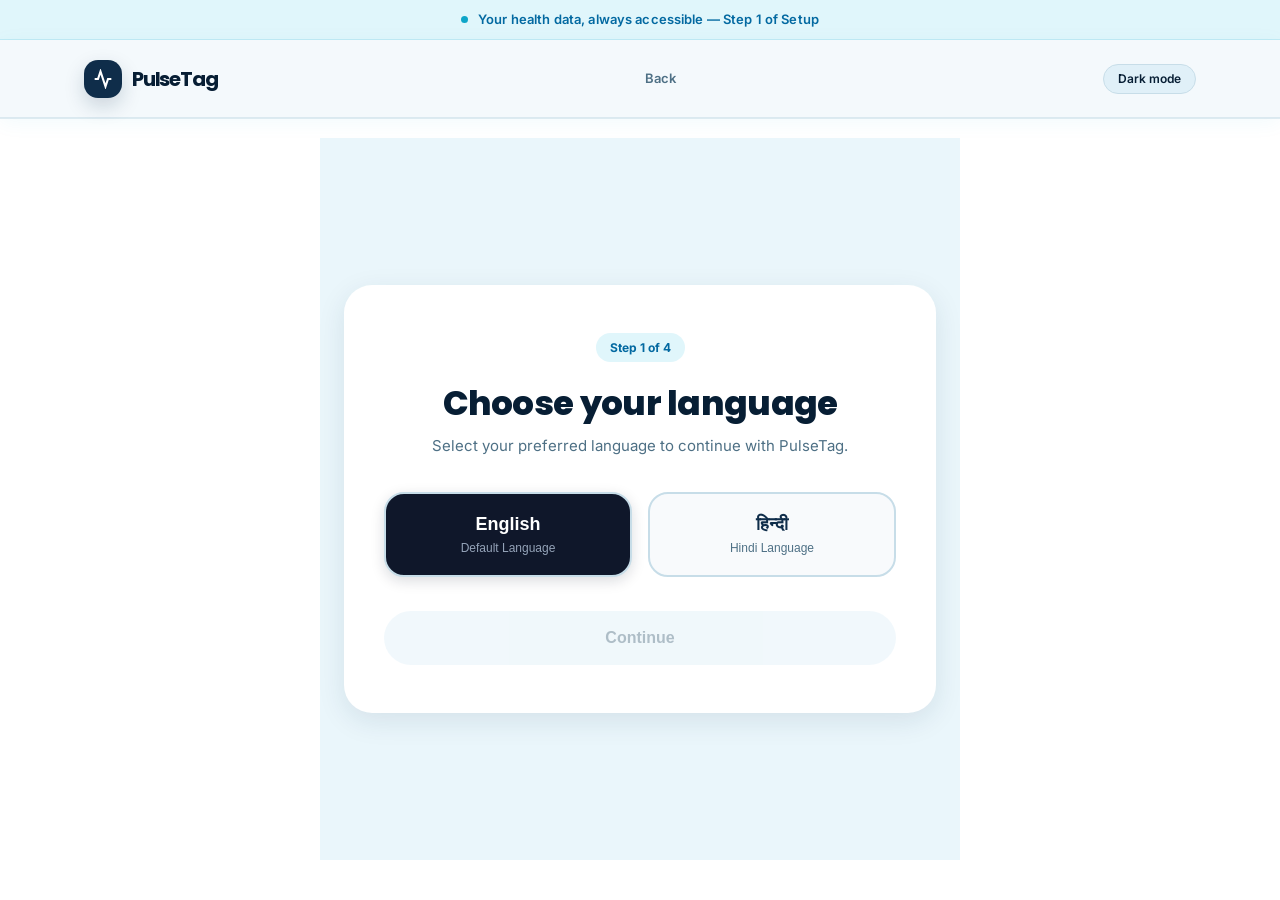
<file: language.html>
<!DOCTYPE html>
<html lang="en">
<head>
  <meta charset="UTF-8">
  <meta name="viewport" content="width=device-width, initial-scale=1.0">
  <script src="js/theme.js"></script>

  <title>PulseTag — Choose Language</title>

  <link rel="preconnect" href="https://fonts.googleapis.com">
  <link rel="preconnect" href="https://fonts.gstatic.com" crossorigin>
  <link href="https://fonts.googleapis.com/css2?family=Inter:wght@400;500;600;700&family=Poppins:wght@500;600;700;800&display=swap" rel="stylesheet">

  <script src="js/state.js"></script>
  <script src="js/i18n.js"></script>

  <style>
    * {
      box-sizing: border-box;
      margin: 0;
      padding: 0;
    }

    :root {
      --primary: #0f172a;
      --primary-dark: #020617;
      --accent-teal: #14b8a6;
      --teal-bg: #e6f7f5;
      --teal-text: #0f766e;
      --hero-bg: #e8f4f8;
      --card-blue: #e0f2fe;
      --text: #1e293b;
      --muted: #64748b;
      --border: #e2e8f0;
      --white: #ffffff;
    }

    body {
      margin: 0;
      min-height: 100vh;
      background: var(--hero-bg);
      color: var(--text);
      font-family: 'Inter', -apple-system, BlinkMacSystemFont, "Segoe UI", Roboto, sans-serif;
      line-height: 1.6;
      display: flex;
      flex-direction: column;
    }

    /* Top Announcement Bar */
    .announcement-bar {
      background: var(--teal-bg);
      color: var(--teal-text);
      font-size: 13px;
      font-weight: 600;
      text-align: center;
      padding: 9px 16px;
      display: flex;
      align-items: center;
      justify-content: center;
      gap: 8px;
    }

    .announcement-badge {
      display: inline-block;
      width: 7px;
      height: 7px;
      background: var(--accent-teal);
      border-radius: 50%;
    }

    /* Navbar */
    .navbar {
      display: flex;
      align-items: center;
      justify-content: space-between;
      max-width: 1160px;
      width: 100%;
      margin: 0 auto;
      padding: 20px 24px;
    }

    .brand {
      display: flex;
      align-items: center;
      gap: 10px;
      text-decoration: none;
      color: var(--text);
    }

    .logo-icon {
      width: 38px;
      height: 38px;
      border-radius: 12px;
      background: #0f172a;
      display: flex;
      align-items: center;
      justify-content: center;
      color: #fff;
    }

    .brand-title {
      font-family: 'Poppins', sans-serif;
      font-size: 20px;
      font-weight: 700;
      letter-spacing: -0.5px;
      color: var(--text);
    }

    .nav-link {
      color: var(--muted);
      text-decoration: none;
      font-size: 13px;
      font-weight: 600;
    }

    /* Page Main Container */
    .page {
      width: 100%;
      max-width: 640px;
      margin: 20px auto 40px;
      padding: 0 24px;
      flex: 1;
      display: flex;
      align-items: center;
      justify-content: center;
    }

    .content {
      width: 100%;
      background: var(--white);
      border-radius: 28px;
      padding: 48px 40px;
      box-shadow: 0 10px 30px rgba(15, 23, 42, 0.05);
      text-align: center;
    }

    .step-pill {
      display: inline-block;
      padding: 5px 14px;
      border-radius: 9999px;
      background: #f1f5f9;
      color: var(--muted);
      font-size: 12px;
      font-weight: 700;
      margin-bottom: 20px;
    }

    h1 {
      font-family: 'Poppins', sans-serif;
      margin: 0 0 10px;
      font-size: clamp(26px, 4.5vw, 34px);
      font-weight: 800;
      line-height: 1.25;
      color: #0f172a;
      letter-spacing: -0.7px;
    }

    .subtitle {
      margin: 0 auto 34px;
      max-width: 440px;
      color: var(--muted);
      font-size: 15px;
      line-height: 1.6;
    }

    .language-options {
      display: grid;
      grid-template-columns: 1fr 1fr;
      gap: 16px;
      margin-bottom: 34px;
    }

    .language-chip {
      padding: 20px 18px;
      border: 2px solid var(--border);
      border-radius: 20px;
      background: #f8fafc;
      color: var(--text);
      font-size: 16px;
      font-weight: 700;
      cursor: pointer;
      display: flex;
      flex-direction: column;
      align-items: center;
      gap: 6px;
      transition: all 0.2s ease;
    }

    .language-chip .lang-native {
      font-size: 18px;
      font-weight: 800;
    }

    .language-chip .lang-sub {
      font-size: 12px;
      color: var(--muted);
      font-weight: 500;
    }

    .language-chip:hover {
      border-color: #94a3b8;
      background: #ffffff;
      transform: translateY(-2px);
    }

    .language-chip.selected {
      border-color: #0f172a;
      background: #0f172a;
      color: #ffffff;
      box-shadow: 0 4px 14px rgba(15, 23, 42, 0.15);
    }

    .language-chip.selected .lang-sub {
      color: #94a3b8;
    }

    .continue-btn {
      width: 100%;
      min-height: 54px;
      border: 0;
      border-radius: 9999px;
      background: #0f172a;
      color: #ffffff;
      font-size: 16px;
      font-weight: 700;
      cursor: pointer;
      transition: transform 0.2s ease, background 0.2s ease, opacity 0.2s ease;
      box-shadow: 0 4px 14px rgba(15, 23, 42, 0.15);
    }

    .continue-btn:not(:disabled):hover {
      background: #1e293b;
      transform: translateY(-2px);
    }

    .continue-btn:disabled {
      cursor: not-allowed;
      opacity: 0.45;
      background: #94a3b8;
      box-shadow: none;
    }

    @media (max-width: 600px) {
      .content {
        padding: 36px 22px;
        border-radius: 22px;
      }
      .language-options {
        grid-template-columns: 1fr;
      }
    }
    @media (max-width: 768px) {
      html, body { width: 100%; overflow-x: hidden; }
      .navbar { flex-wrap: wrap; gap: 12px 20px; padding: 16px 20px; }
      .brand, .page, .card, .content, form { min-width: 0; width: 100%; }
      .page { padding: 0 16px; }
      .card, .content { padding: 36px 24px; }
      h1 { font-size: clamp(24px, 7vw, 34px); }
      img, svg, canvas, video { max-width: 100%; }
      button, input, select, textarea { max-width: 100%; }
    }
    @media (max-width: 480px) {
      .navbar { padding: 14px 16px; }
      .nav-link { margin-left: 0; overflow-wrap: anywhere; }
      .card, .content { padding: 28px 16px; border-radius: 20px; }
      h1 { font-size: clamp(23px, 8vw, 30px); }
      .button, button, input, select, textarea { width: 100%; }
    }
  </style>
  <link rel="stylesheet" href="css/theme.css">
  <link rel="stylesheet" href="css/globals.css">
</head>
<body>
  <!-- Top Announcement Bar -->
  <div class="announcement-bar">
    <span class="announcement-badge"></span>
    <span>Your health data, always accessible — Step 1 of Setup</span>
  </div>

  <!-- Navbar -->
  <nav class="navbar">
    <a href="index.html" class="brand">
      <div class="logo-icon">
        <svg width="20" height="20" viewBox="0 0 24 24" fill="none" stroke="currentColor" stroke-width="2.5">
          <path d="M22 12h-4l-3 9L9 3l-3 9H2"/>
        </svg>
      </div>
      <span class="brand-title">PulseTag</span>
    </a>
    <a href="index.html" class="nav-link">Back</a>
  </nav>

  <main class="page">
    <section class="content" aria-labelledby="page-title">
      <span class="step-pill">Step 1 of 4</span>

      <h1 id="page-title" data-i18n="language.title">
        Choose your language
      </h1>

      <p class="subtitle" data-i18n="language.subtitle">
        Select your preferred language to continue with PulseTag.
      </p>

      <div
        class="language-options"
        role="radiogroup"
        aria-label="Language selection"
      >
        <button
          type="button"
          class="language-chip"
          data-language="en"
          role="radio"
          aria-checked="false"
        >
          <span class="lang-native">English</span>
          <span class="lang-sub">Default Language</span>
        </button>

        <button
          type="button"
          class="language-chip"
          data-language="hi"
          role="radio"
          aria-checked="false"
        >
          <span class="lang-native">हिन्दी</span>
          <span class="lang-sub">Hindi Language</span>
        </button>
      </div>

      <button
        type="button"
        id="continueBtn"
        class="continue-btn"
        data-i18n="common.continue"
        disabled
      >
        Continue
      </button>
    </section>
  </main>

  <script>
    const languageChips =
      document.querySelectorAll(".language-chip");

    const continueBtn =
      document.getElementById("continueBtn");

    let selectedLanguage = null;

    /*
     * Select a language.
     */
    function selectLanguage(code) {
      selectedLanguage = code;

      /*
       * Save the language through state.js.
       */
      try {
        updateState({
          language: code
        });
      } catch (error) {
        console.error("Unable to save language:", error);
      }

      /*
       * Apply translations immediately.
       */
      try {
        setLanguage(code);
      } catch (error) {
        console.error("Unable to apply language:", error);
      }

      /*
       * Highlight selected chip.
       */
      languageChips.forEach((chip) => {
        const isSelected =
          chip.dataset.language === code;

        chip.classList.toggle(
          "selected",
          isSelected
        );

        chip.setAttribute(
          "aria-checked",
          String(isSelected)
        );
      });

      /*
       * Enable Continue.
       */
      continueBtn.disabled = false;
    }

    /*
     * Language chip click handlers.
     */
    languageChips.forEach((chip) => {
      chip.addEventListener("click", () => {
        selectLanguage(
          chip.dataset.language
        );
      });
    });

    /*
     * Continue to login.
     */
    continueBtn.addEventListener("click", () => {
      if (!selectedLanguage) {
        return;
      }

      window.location.href = "login.html";
    });

    /*
     * Restore previously saved language visually.
     */
    try {
      const currentState = getState();

      if (
        currentState &&
        currentState.language
      ) {
        setLanguage(
          currentState.language
        );

        languageChips.forEach((chip) => {
          const isSelected =
            chip.dataset.language ===
            currentState.language;

          chip.classList.toggle(
            "selected",
            isSelected
          );

          chip.setAttribute(
            "aria-checked",
            String(isSelected)
          );
        });
      }
    } catch (error) {
      console.error(
        "Unable to restore language:",
        error
      );
    }
  </script>
</body>
</html>
</file>
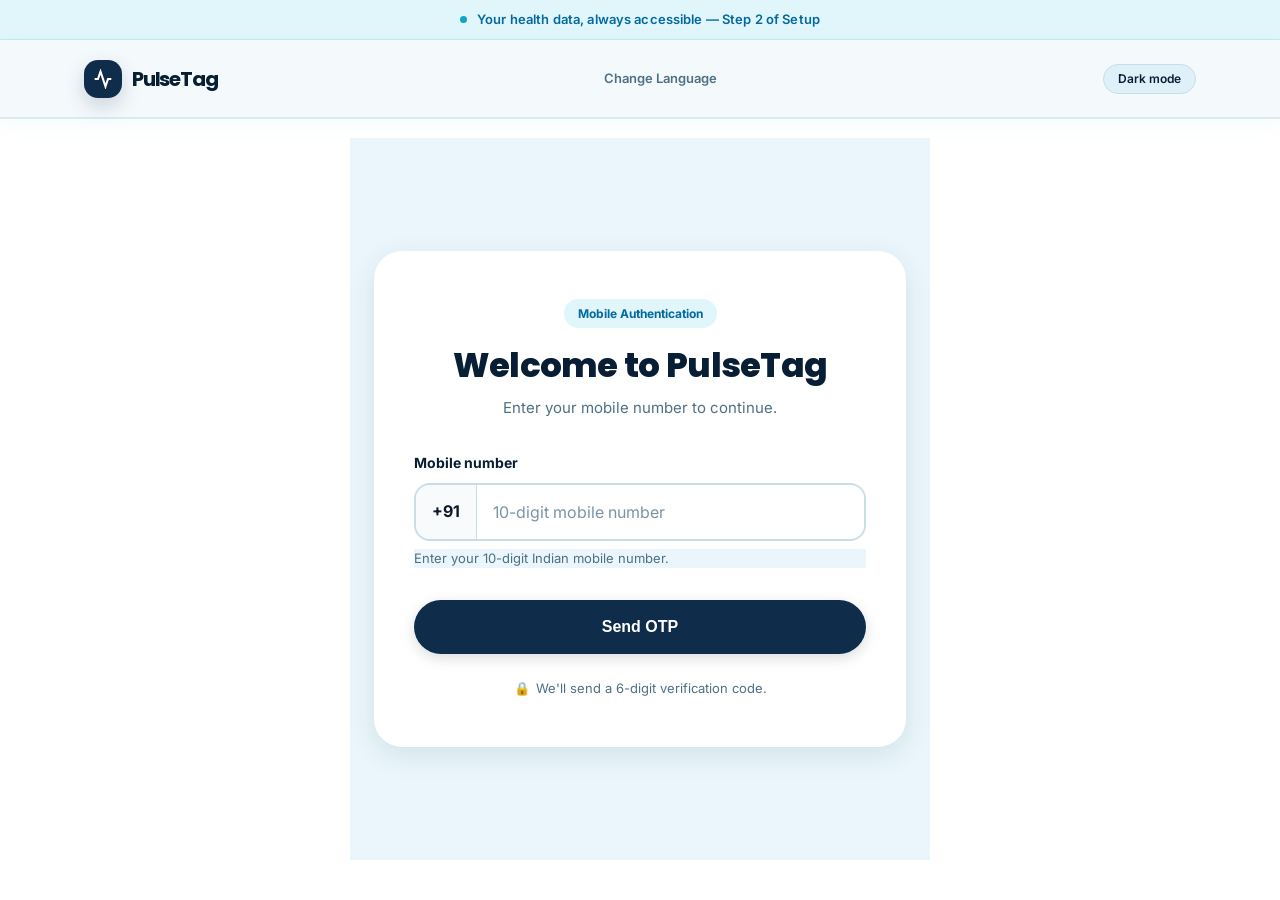
<file: login.html>
<!DOCTYPE html>
<html lang="en">
<head>
  <meta charset="UTF-8">
  <meta name="viewport" content="width=device-width, initial-scale=1.0">
  <script src="js/theme.js"></script>

  <title>PulseTag — Login</title>

  <link rel="preconnect" href="https://fonts.googleapis.com">
  <link rel="preconnect" href="https://fonts.gstatic.com" crossorigin>
  <link href="https://fonts.googleapis.com/css2?family=Inter:wght@400;500;600;700&family=Poppins:wght@500;600;700;800&display=swap" rel="stylesheet">

  <script src="js/state.js"></script>
  <script src="js/i18n.js"></script>

  <style>
    * {
      box-sizing: border-box;
      margin: 0;
      padding: 0;
    }

    :root {
      --primary: #0f172a;
      --primary-dark: #020617;
      --accent-teal: #14b8a6;
      --teal-bg: #e6f7f5;
      --teal-text: #0f766e;
      --hero-bg: #e8f4f8;
      --text: #1e293b;
      --muted: #64748b;
      --border: #e2e8f0;
      --white: #ffffff;
      --error: #dc2626;
      --error-bg: #fef2f2;
    }

    body {
      margin: 0;
      min-height: 100vh;
      background: var(--hero-bg);
      color: var(--text);
      font-family: 'Inter', -apple-system, BlinkMacSystemFont, "Segoe UI", Roboto, sans-serif;
      line-height: 1.6;
      display: flex;
      flex-direction: column;
    }

    /* Top Announcement Bar */
    .announcement-bar {
      background: var(--teal-bg);
      color: var(--teal-text);
      font-size: 13px;
      font-weight: 600;
      text-align: center;
      padding: 9px 16px;
      display: flex;
      align-items: center;
      justify-content: center;
      gap: 8px;
    }

    .announcement-badge {
      display: inline-block;
      width: 7px;
      height: 7px;
      background: var(--accent-teal);
      border-radius: 50%;
    }

    /* Navbar */
    .navbar {
      display: flex;
      align-items: center;
      justify-content: space-between;
      max-width: 1160px;
      width: 100%;
      margin: 0 auto;
      padding: 20px 24px;
    }

    .brand {
      display: flex;
      align-items: center;
      gap: 10px;
      text-decoration: none;
      color: var(--text);
    }

    .logo-icon {
      width: 38px;
      height: 38px;
      border-radius: 12px;
      background: #0f172a;
      display: flex;
      align-items: center;
      justify-content: center;
      color: #fff;
    }

    .brand-title {
      font-family: 'Poppins', sans-serif;
      font-size: 20px;
      font-weight: 700;
      letter-spacing: -0.5px;
      color: var(--text);
    }

    .nav-link {
      color: var(--muted);
      text-decoration: none;
      font-size: 13px;
      font-weight: 600;
    }

    /* Page Main Container */
    .page {
      width: 100%;
      max-width: 580px;
      margin: 20px auto 40px;
      padding: 0 24px;
      flex: 1;
      display: flex;
      align-items: center;
      justify-content: center;
    }

    .content {
      width: 100%;
      background: var(--white);
      border-radius: 28px;
      padding: 48px 40px;
      box-shadow: 0 10px 30px rgba(15, 23, 42, 0.05);
    }

    .header {
      text-align: center;
      margin-bottom: 32px;
    }

    .step-pill {
      display: inline-block;
      padding: 5px 14px;
      border-radius: 9999px;
      background: #f1f5f9;
      color: var(--muted);
      font-size: 12px;
      font-weight: 700;
      margin-bottom: 16px;
    }

    h1 {
      font-family: 'Poppins', sans-serif;
      margin: 0 0 10px;
      font-size: clamp(26px, 4.5vw, 34px);
      font-weight: 800;
      line-height: 1.25;
      color: #0f172a;
      letter-spacing: -0.7px;
    }

    .subtitle {
      max-width: 440px;
      margin: 0 auto;
      color: var(--muted);
      font-size: 15px;
      line-height: 1.6;
    }

    .form {
      max-width: 460px;
      margin: 0 auto;
    }

    .field {
      margin-bottom: 24px;
    }

    label {
      display: block;
      margin-bottom: 8px;
      font-size: 14px;
      font-weight: 700;
      color: #0f172a;
    }

    .input-wrapper {
      display: flex;
      align-items: center;
      border: 2px solid var(--border);
      border-radius: 16px;
      background: #ffffff;
      overflow: hidden;
      transition: border-color 0.2s ease, box-shadow 0.2s ease;
    }

    .input-wrapper:focus-within {
      border-color: #0f172a;
      box-shadow: 0 0 0 4px rgba(15, 23, 42, 0.08);
    }

    .country-code {
      padding: 0 16px;
      color: #0f172a;
      font-size: 16px;
      font-weight: 700;
      user-select: none;
      background: #f8fafc;
      border-right: 1px solid var(--border);
      min-height: 54px;
      display: flex;
      align-items: center;
    }

    input[type="tel"] {
      width: 100%;
      min-height: 54px;
      padding: 0 16px;
      border: 0;
      outline: 0;
      background: transparent;
      color: var(--text);
      font-size: 16px;
      font-weight: 600;
      font-family: inherit;
    }

    input[type="tel"]::placeholder {
      color: #94a3b8;
      font-weight: 400;
    }

    .hint {
      margin-top: 8px;
      color: var(--muted);
      font-size: 13px;
      line-height: 1.5;
    }

    .error {
      display: none;
      margin-top: 12px;
      padding: 12px 14px;
      border: 1px solid #fecaca;
      border-radius: 12px;
      background: var(--error-bg);
      color: var(--error);
      font-size: 14px;
      line-height: 1.5;
      font-weight: 500;
    }

    .error.visible {
      display: block;
    }

    .submit-btn {
      width: 100%;
      min-height: 54px;
      margin-top: 8px;
      border: 0;
      border-radius: 9999px;
      background: #0f172a;
      color: #ffffff;
      font-size: 16px;
      font-weight: 700;
      cursor: pointer;
      transition: transform 0.2s ease, background 0.2s ease;
      box-shadow: 0 4px 14px rgba(15, 23, 42, 0.15);
    }

    .submit-btn:hover:not(:disabled) {
      background: #1e293b;
      transform: translateY(-2px);
    }

    .submit-btn:disabled {
      cursor: not-allowed;
      opacity: 0.65;
    }

    .loading {
      display: inline-flex;
      align-items: center;
      justify-content: center;
      gap: 10px;
    }

    .spinner {
      width: 18px;
      height: 18px;
      border: 2px solid rgba(255, 255, 255, 0.4);
      border-top-color: #ffffff;
      border-radius: 50%;
      animation: spin 0.7s linear infinite;
    }

    @keyframes spin {
      to { transform: rotate(360deg); }
    }

    .trust-footer-note {
      text-align: center;
      margin-top: 24px;
      font-size: 13px;
      color: var(--muted);
      display: flex;
      align-items: center;
      justify-content: center;
      gap: 6px;
    }

    @media (max-width: 600px) {
      .content {
        padding: 36px 22px;
        border-radius: 22px;
      }
    }
    @media (max-width: 768px) {
      html, body { width: 100%; overflow-x: hidden; }
      .navbar { flex-wrap: wrap; gap: 12px 20px; padding: 16px 20px; }
      .brand, .page, .card, .content, form { min-width: 0; width: 100%; }
      .page { padding: 0 16px; }
      .card, .content { padding: 36px 24px; }
      h1 { font-size: clamp(24px, 7vw, 34px); }
      img, svg, canvas, video { max-width: 100%; }
      button, input, select, textarea { max-width: 100%; }
    }
    @media (max-width: 480px) {
      .navbar { padding: 14px 16px; }
      .nav-link { margin-left: 0; overflow-wrap: anywhere; }
      .card, .content { padding: 28px 16px; border-radius: 20px; }
      h1 { font-size: clamp(23px, 8vw, 30px); }
      .button, button, input, select, textarea { width: 100%; }
    }
  </style>
  <link rel="stylesheet" href="css/theme.css">
  <link rel="stylesheet" href="css/globals.css">
</head>
<body>
  <!-- Top Announcement Bar -->
  <div class="announcement-bar">
    <span class="announcement-badge"></span>
    <span>Your health data, always accessible — Step 2 of Setup</span>
  </div>

  <!-- Navbar -->
  <nav class="navbar">
    <a href="index.html" class="brand">
      <div class="logo-icon">
        <svg width="20" height="20" viewBox="0 0 24 24" fill="none" stroke="currentColor" stroke-width="2.5">
          <path d="M22 12h-4l-3 9L9 3l-3 9H2"/>
        </svg>
      </div>
      <span class="brand-title">PulseTag</span>
    </a>
    <a href="language.html" class="nav-link">Change Language</a>
  </nav>

  <main class="page">
    <section class="content" aria-labelledby="page-title">
      <header class="header">
        <span class="step-pill">Mobile Authentication</span>

        <h1 id="page-title" data-i18n="login.title">
          Welcome to PulseTag
        </h1>

        <p class="subtitle" data-i18n="login.subtitle">
          Enter your mobile number to continue.
        </p>
      </header>

      <form id="loginForm" class="form" novalidate>
        <div class="field">
          <label for="phone" data-i18n="login.phoneLabel">
            Mobile number
          </label>

          <div class="input-wrapper">
            <span class="country-code" aria-hidden="true">
              +91
            </span>

            <input
              id="phone"
              name="phone"
              type="tel"
              inputmode="numeric"
              autocomplete="tel"
              maxlength="10"
              placeholder="10-digit mobile number"
              data-i18n-placeholder="login.phonePlaceholder"
              aria-describedby="phoneHint phoneError"
              required
            >
          </div>

          <div id="phoneHint" class="hint" data-i18n="login.phoneHint">
            Enter your 10-digit Indian mobile number.
          </div>

          <div
            id="phoneError"
            class="error"
            role="alert"
            aria-live="polite"
          ></div>
        </div>

        <button
          id="sendOtpBtn"
          class="submit-btn"
          type="submit"
        >
          <span class="button-text" data-i18n="login.sendOtp">
            Send OTP
          </span>
        </button>

        <div class="trust-footer-note">
          <span>🔒</span>
          <span>We'll send a 6-digit verification code.</span>
        </div>
      </form>
    </section>
  </main>

  <script>
    const loginForm = document.getElementById("loginForm");
    const phoneInput = document.getElementById("phone");
    const phoneError = document.getElementById("phoneError");
    const sendOtpBtn = document.getElementById("sendOtpBtn");

    /*
     * Translation helper.
     */
    function getTranslation(key, fallback) {
      try {
        if (typeof translations !== "undefined") {
          const language =
            typeof getState === "function"
              ? getState().language || "en"
              : "en";

          const value = translations[language]?.[key];

          if (value) {
            return value;
          }
        }
      } catch (error) {
        console.warn("Translation unavailable:", error);
      }

      return fallback;
    }

    /*
     * Show inline error.
     */
    function showError(text) {
      phoneError.textContent = text;
      phoneError.classList.add("visible");
      phoneInput.setAttribute("aria-invalid", "true");
    }

    /*
     * Clear inline error.
     */
    function clearError() {
      phoneError.textContent = "";
      phoneError.classList.remove("visible");
      phoneInput.removeAttribute("aria-invalid");
    }

    /*
     * Loading state.
     */
    function setLoading(isLoading) {
      sendOtpBtn.disabled = isLoading;

      if (isLoading) {
        sendOtpBtn.innerHTML = `
          <span class="loading">
            <span
              class="spinner"
              aria-hidden="true"
            ></span>

            <span>
              ${getTranslation(
                "login.sendingOtp",
                "Sending OTP..."
              )}
            </span>
          </span>
        `;
      } else {
        sendOtpBtn.innerHTML = `
          <span class="button-text">
            ${getTranslation(
              "login.sendOtp",
              "Send OTP"
            )}
          </span>
        `;
      }
    }

    /*
     * Mock Send OTP request.
     */
    function mockSendOtp(phone) {
      return new Promise((resolve) => {
        setTimeout(() => {
          resolve({
            success: true,
            phone: phone
          });
        }, 1200);
      });
    }

    /*
     * Allow numbers only.
     */
    phoneInput.addEventListener("input", () => {
      phoneInput.value =
        phoneInput.value
          .replace(/\D/g, "")
          .slice(0, 10);

      if (phoneError.classList.contains("visible")) {
        clearError();
      }
    });

    /*
     * Login form submission.
     */
    loginForm.addEventListener("submit", async (event) => {
      event.preventDefault();

      clearError();

      const phone = phoneInput.value.trim();

      const isValidIndianPhone =
        /^[6-9]\d{9}$/.test(phone);

      if (!isValidIndianPhone) {
        showError(
          getTranslation(
            "login.invalidPhone",
            "Please enter a valid 10-digit Indian mobile number."
          )
        );

        phoneInput.focus();
        return;
      }

      setLoading(true);

      try {
        await mockSendOtp(phone);

        updateState({
          phone: phone
        });

        window.location.href = "otp.html";
      } catch (error) {
        console.error(
          "Send OTP failed:",
          error
        );

        showError(
          getTranslation(
            "login.sendOtpError",
            "Unable to send OTP. Please try again."
          )
        );

        setLoading(false);
      }
    });

    /*
     * Apply saved language on page load.
     */
    try {
      const currentState = getState();

      if (
        currentState &&
        currentState.language
      ) {
        setLanguage(
          currentState.language
        );
      }
    } catch (error) {
      console.warn(
        "Could not apply saved language:",
        error
      );
    }
  </script>
</body>
</html>
</file>
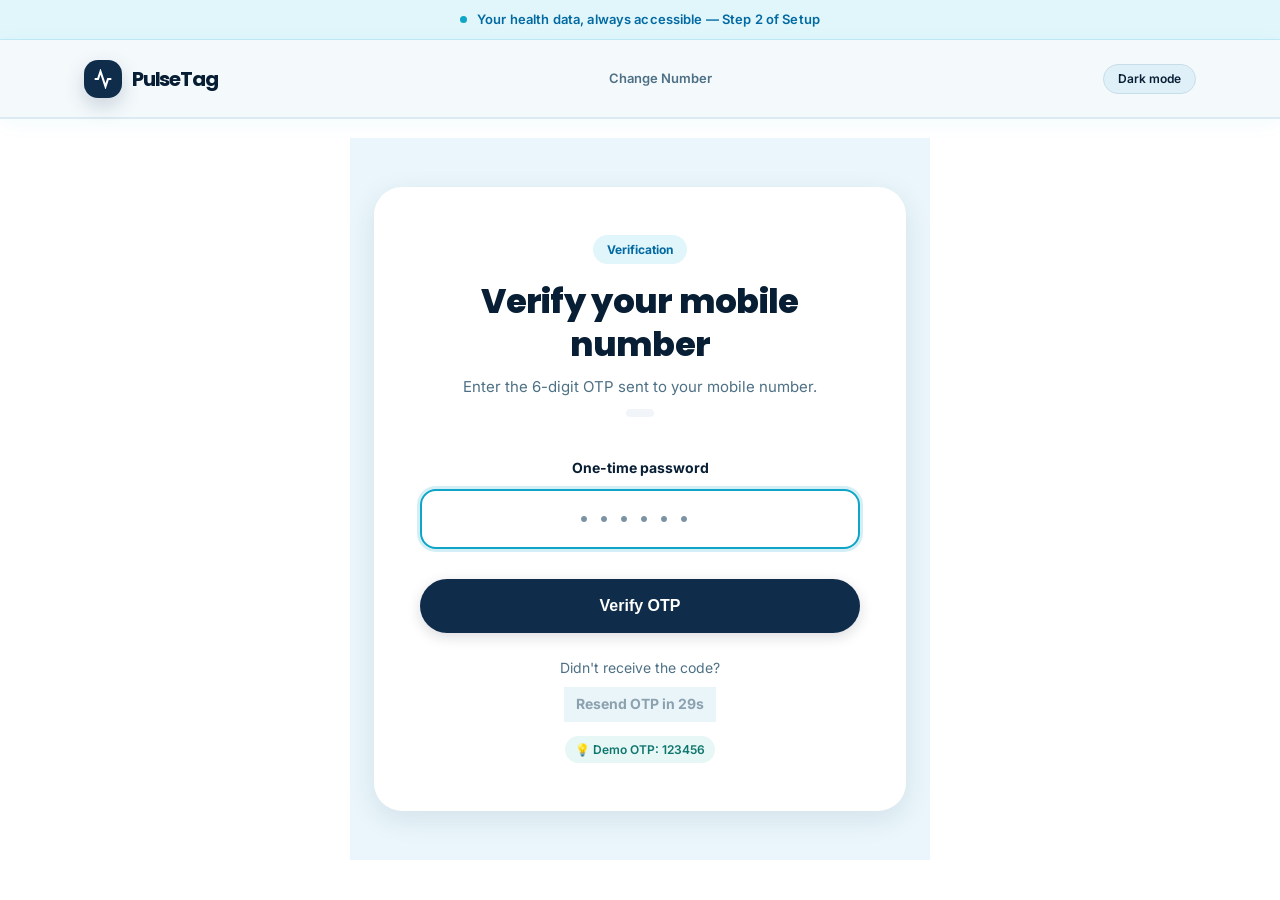
<file: otp.html>
<!DOCTYPE html>
<html lang="en">
<head>
  <meta charset="UTF-8">
  <meta name="viewport" content="width=device-width, initial-scale=1.0">
  <script src="js/theme.js"></script>

  <title>PulseTag — Verify OTP</title>

  <link rel="preconnect" href="https://fonts.googleapis.com">
  <link rel="preconnect" href="https://fonts.gstatic.com" crossorigin>
  <link href="https://fonts.googleapis.com/css2?family=Inter:wght@400;500;600;700&family=Poppins:wght@500;600;700;800&display=swap" rel="stylesheet">

  <script src="js/state.js"></script>
  <script src="js/i18n.js"></script>

  <style>
    * {
      box-sizing: border-box;
      margin: 0;
      padding: 0;
    }

    :root {
      --primary: #0f172a;
      --primary-dark: #020617;
      --accent-teal: #14b8a6;
      --teal-bg: #e6f7f5;
      --teal-text: #0f766e;
      --hero-bg: #e8f4f8;
      --text: #1e293b;
      --muted: #64748b;
      --border: #e2e8f0;
      --white: #ffffff;
      --error: #dc2626;
      --error-bg: #fef2f2;
      --success: #15803d;
      --success-bg: #f0fdf4;
    }

    body {
      margin: 0;
      min-height: 100vh;
      background: var(--hero-bg);
      color: var(--text);
      font-family: 'Inter', -apple-system, BlinkMacSystemFont, "Segoe UI", Roboto, sans-serif;
      line-height: 1.6;
      display: flex;
      flex-direction: column;
    }

    /* Top Announcement Bar */
    .announcement-bar {
      background: var(--teal-bg);
      color: var(--teal-text);
      font-size: 13px;
      font-weight: 600;
      text-align: center;
      padding: 9px 16px;
      display: flex;
      align-items: center;
      justify-content: center;
      gap: 8px;
    }

    .announcement-badge {
      display: inline-block;
      width: 7px;
      height: 7px;
      background: var(--accent-teal);
      border-radius: 50%;
    }

    /* Navbar */
    .navbar {
      display: flex;
      align-items: center;
      justify-content: space-between;
      max-width: 1160px;
      width: 100%;
      margin: 0 auto;
      padding: 20px 24px;
    }

    .brand {
      display: flex;
      align-items: center;
      gap: 10px;
      text-decoration: none;
      color: var(--text);
    }

    .logo-icon {
      width: 38px;
      height: 38px;
      border-radius: 12px;
      background: #0f172a;
      display: flex;
      align-items: center;
      justify-content: center;
      color: #fff;
    }

    .brand-title {
      font-family: 'Poppins', sans-serif;
      font-size: 20px;
      font-weight: 700;
      letter-spacing: -0.5px;
      color: var(--text);
    }

    .nav-link {
      color: var(--muted);
      text-decoration: none;
      font-size: 13px;
      font-weight: 600;
    }

    /* Page Main Container */
    .page {
      width: 100%;
      max-width: 580px;
      margin: 20px auto 40px;
      padding: 0 24px;
      flex: 1;
      display: flex;
      align-items: center;
      justify-content: center;
    }

    .card {
      width: 100%;
      background: var(--white);
      border-radius: 28px;
      padding: 48px 40px;
      box-shadow: 0 10px 30px rgba(15, 23, 42, 0.05);
    }

    .header {
      margin-bottom: 32px;
      text-align: center;
    }

    .step-pill {
      display: inline-block;
      padding: 5px 14px;
      border-radius: 9999px;
      background: #f1f5f9;
      color: var(--muted);
      font-size: 12px;
      font-weight: 700;
      margin-bottom: 16px;
    }

    h1 {
      font-family: 'Poppins', sans-serif;
      margin: 0 0 10px;
      font-size: clamp(26px, 4.5vw, 34px);
      font-weight: 800;
      line-height: 1.25;
      color: #0f172a;
      letter-spacing: -0.7px;
    }

    .subtitle {
      max-width: 440px;
      margin: 0 auto;
      color: var(--muted);
      font-size: 15px;
      line-height: 1.6;
    }

    .phone-number {
      display: inline-block;
      margin-top: 10px;
      padding: 4px 14px;
      border-radius: 9999px;
      background: #f1f5f9;
      color: #0f172a;
      font-weight: 700;
      font-size: 14px;
    }

    .form {
      width: 100%;
      max-width: 440px;
      margin: 0 auto;
    }

    .field {
      margin-bottom: 22px;
    }

    label {
      display: block;
      margin-bottom: 10px;
      font-size: 14px;
      font-weight: 700;
      color: #0f172a;
      text-align: center;
    }

    .otp-input {
      width: 100%;
      min-height: 60px;
      padding: 0 16px;
      border: 2px solid var(--border);
      border-radius: 16px;
      outline: none;
      background: #f8fafc;
      color: #0f172a;
      font-family: 'Poppins', monospace, sans-serif;
      font-size: 28px;
      font-weight: 800;
      letter-spacing: 12px;
      text-align: center;
      transition: border-color 0.2s ease, box-shadow 0.2s ease, background 0.2s ease;
    }

    .otp-input:focus {
      border-color: #0f172a;
      background: #ffffff;
      box-shadow: 0 0 0 4px rgba(15, 23, 42, 0.08);
    }

    .otp-input:disabled {
      background: #f1f5f9;
      cursor: not-allowed;
      color: var(--muted);
    }

    .message {
      display: none;
      margin: 14px 0;
      padding: 12px 14px;
      border-radius: 12px;
      font-size: 14px;
      line-height: 1.5;
      text-align: center;
      font-weight: 500;
    }

    .message.visible {
      display: block;
    }

    .message.error {
      border: 1px solid #fecaca;
      background: var(--error-bg);
      color: var(--error);
    }

    .message.success {
      border: 1px solid #bbf7d0;
      background: var(--success-bg);
      color: var(--success);
    }

    .verify-button {
      width: 100%;
      min-height: 54px;
      margin-top: 8px;
      border: 0;
      border-radius: 9999px;
      background: #0f172a;
      color: #ffffff;
      font-size: 16px;
      font-weight: 700;
      cursor: pointer;
      transition: transform 0.2s ease, background 0.2s ease, opacity 0.2s ease;
      box-shadow: 0 4px 14px rgba(15, 23, 42, 0.15);
    }

    .verify-button:hover:not(:disabled) {
      background: #1e293b;
      transform: translateY(-2px);
    }

    .verify-button:disabled {
      cursor: not-allowed;
      opacity: 0.55;
      background: #94a3b8;
      box-shadow: none;
    }

    .resend-area {
      margin-top: 24px;
      text-align: center;
      color: var(--muted);
      font-size: 14px;
    }

    .resend-button {
      margin-top: 8px;
      padding: 6px 12px;
      border: 0;
      background: transparent;
      color: #0f172a;
      font: inherit;
      font-weight: 700;
      cursor: pointer;
      text-decoration: underline;
      text-underline-offset: 3px;
    }

    .resend-button:hover:not(:disabled) {
      color: #334155;
    }

    .resend-button:disabled {
      color: var(--muted);
      cursor: not-allowed;
      text-decoration: none;
    }

    .demo-badge {
      display: inline-block;
      margin-top: 14px;
      font-size: 12px;
      color: #0f766e;
      background: #e6f7f5;
      padding: 4px 10px;
      border-radius: 9999px;
      font-weight: 600;
    }

    .loading {
      display: inline-flex;
      align-items: center;
      justify-content: center;
      gap: 10px;
    }

    .spinner {
      width: 18px;
      height: 18px;
      border: 2px solid rgba(255, 255, 255, 0.4);
      border-top-color: #fff;
      border-radius: 50%;
      animation: spin 0.7s linear infinite;
    }

    @keyframes spin {
      to { transform: rotate(360deg); }
    }

    @media (max-width: 600px) {
      .card {
        padding: 36px 22px;
        border-radius: 22px;
      }
      .otp-input {
        font-size: 24px;
        letter-spacing: 8px;
      }
    }
    @media (max-width: 768px) {
      html, body { width: 100%; overflow-x: hidden; }
      .navbar { flex-wrap: wrap; gap: 12px 20px; padding: 16px 20px; }
      .brand, .page, .card, .content, form { min-width: 0; width: 100%; }
      .page { padding: 0 16px; }
      .card, .content { padding: 36px 24px; }
      h1 { font-size: clamp(24px, 7vw, 34px); }
      img, svg, canvas, video { max-width: 100%; }
      button, input, select, textarea { max-width: 100%; }
    }
    @media (max-width: 480px) {
      .navbar { padding: 14px 16px; }
      .nav-link { margin-left: 0; overflow-wrap: anywhere; }
      .card, .content { padding: 28px 16px; border-radius: 20px; }
      h1 { font-size: clamp(23px, 8vw, 30px); }
      .button, button, input, select, textarea { width: 100%; }
    }
  </style>
  <link rel="stylesheet" href="css/theme.css">
  <link rel="stylesheet" href="css/globals.css">
</head>
<body>
  <!-- Top Announcement Bar -->
  <div class="announcement-bar">
    <span class="announcement-badge"></span>
    <span>Your health data, always accessible — Step 2 of Setup</span>
  </div>

  <!-- Navbar -->
  <nav class="navbar">
    <a href="index.html" class="brand">
      <div class="logo-icon">
        <svg width="20" height="20" viewBox="0 0 24 24" fill="none" stroke="currentColor" stroke-width="2.5">
          <path d="M22 12h-4l-3 9L9 3l-3 9H2"/>
        </svg>
      </div>
      <span class="brand-title">PulseTag</span>
    </a>
    <a href="login.html" class="nav-link">Change Number</a>
  </nav>

  <main class="page">
    <section class="card" aria-labelledby="page-title">
      <header class="header">
        <span class="step-pill">Verification</span>

        <h1 id="page-title" data-i18n="otp.title">
          Verify your mobile number
        </h1>

        <p class="subtitle" data-i18n="otp.subtitle">
          Enter the 6-digit OTP sent to your mobile number.
        </p>

        <div id="phoneNumber" class="phone-number"></div>
      </header>

      <form id="otpForm" class="form" novalidate>
        <div class="field">
          <label for="otp" data-i18n="otp.label">
            One-time password
          </label>

          <input
            id="otp"
            class="otp-input"
            type="text"
            inputmode="numeric"
            autocomplete="one-time-code"
            maxlength="6"
            pattern="[0-9]{6}"
            aria-describedby="message"
            aria-label="6-digit OTP"
            placeholder="······"
            required
          >

          <div
            id="message"
            class="message"
            role="alert"
            aria-live="polite"
          ></div>
        </div>

        <button
          id="verifyButton"
          class="verify-button"
          type="submit"
          data-i18n="otp.verify"
        >
          Verify OTP
        </button>

        <div class="resend-area">
          <span data-i18n="otp.noCode">
            Didn't receive the code?
          </span>
          <br>
          <button
            id="resendButton"
            class="resend-button"
            type="button"
            disabled
          >
            Resend OTP
          </button>
          <br>
          <span class="demo-badge">💡 Demo OTP: 123456</span>
        </div>
      </form>
    </section>
  </main>

  <script>
    const otpForm = document.getElementById("otpForm");
    const otpInput = document.getElementById("otp");
    const verifyButton = document.getElementById("verifyButton");
    const resendButton = document.getElementById("resendButton");
    const message = document.getElementById("message");
    const phoneNumber = document.getElementById("phoneNumber");

    const CORRECT_OTP = "123456";
    const LOCKOUT_LIMIT = 3;
    const COUNTDOWN_SECONDS = 30;

    let wrongAttempts = 0;
    let lockoutTimer = null;
    let resendTimer = null;
    let verifying = false;
    let resendAvailable = false;

    /*
     * Translation helper.
     */
    function t(key, fallback) {
      try {
        if (
          typeof translations !== "undefined" &&
          typeof getState === "function"
        ) {
          const language = getState().language || "en";
          const value = translations[language]?.[key];

          if (value) {
            return value;
          }
        }
      } catch (error) {
        console.warn("Translation unavailable:", error);
      }

      return fallback;
    }

    /*
     * Display an inline message.
     */
    function showMessage(text, type = "error") {
      message.textContent = text;
      message.className = `message visible ${type}`;
    }

    function clearMessage() {
      message.textContent = "";
      message.className = "message";
    }

    /*
     * Get phone number saved by login.html.
     */
    function getSavedPhone() {
      try {
        const state = getState();
        return state?.phone || "";
      } catch (error) {
        return "";
      }
    }

    /*
     * Format the Indian phone number for display.
     */
    function formatPhone(phone) {
      if (!phone) {
        return "";
      }

      return `+91 ${phone.slice(0, 5)} ${phone.slice(5)}`;
    }

    /*
     * Mock OTP verification.
     */
    function verifyOtpMock(otp) {
      return new Promise((resolve, reject) => {
        setTimeout(() => {
          if (otp === CORRECT_OTP) {
            resolve({ success: true });
          } else {
            reject(new Error("Invalid OTP"));
          }
        }, 800);
      });
    }

    /*
     * Mock resend.
     */
    function resendOtpMock() {
      return new Promise((resolve) => {
        setTimeout(() => {
          resolve({ success: true });
        }, 700);
      });
    }

    /*
     * Check whether the user is locked out.
     */
    function isLockedOut() {
      return wrongAttempts >= LOCKOUT_LIMIT;
    }

    /*
     * Set loading state on Verify button.
     */
    function setVerifyLoading(loading) {
      verifying = loading;

      verifyButton.disabled =
        loading || isLockedOut();

      if (loading) {
        verifyButton.innerHTML = `
          <span class="loading">
            <span
              class="spinner"
              aria-hidden="true"
            ></span>

            <span>
              ${t("otp.verifying", "Verifying...")}
            </span>
          </span>
        `;
      } else {
        verifyButton.textContent =
          t("otp.verify", "Verify OTP");
      }
    }

    /*
     * Start the 30-second lockout.
     */
    function startLockoutCountdown() {
      if (lockoutTimer) {
        clearInterval(lockoutTimer);
      }

      let remaining = COUNTDOWN_SECONDS;

      otpInput.disabled = true;
      verifyButton.disabled = true;

      function updateLockoutMessage() {
        const text = t(
          "otp.locked",
          "Too many incorrect attempts. Try again in {seconds} seconds."
        );

        showMessage(
          text.replace("{seconds}", remaining),
          "error"
        );
      }

      updateLockoutMessage();

      lockoutTimer = setInterval(() => {
        remaining--;

        if (remaining <= 0) {
          clearInterval(lockoutTimer);
          lockoutTimer = null;

          wrongAttempts = 0;

          otpInput.disabled = false;
          otpInput.value = "";

          verifyButton.disabled = false;

          clearMessage();

          otpInput.focus();

          return;
        }

        updateLockoutMessage();

      }, 1000);
    }

    /*
     * Start resend 30-second countdown.
     */
    function startResendCountdown() {
      if (resendTimer) {
        clearInterval(resendTimer);
      }

      let remaining = COUNTDOWN_SECONDS;

      resendAvailable = false;
      resendButton.disabled = true;

      function updateResendButton() {
        resendButton.textContent =
          t(
            "otp.resendIn",
            "Resend OTP in {seconds}s"
          ).replace(
            "{seconds}",
            remaining
          );
      }

      updateResendButton();

      resendTimer = setInterval(() => {
        remaining--;

        if (remaining <= 0) {
          clearInterval(resendTimer);
          resendTimer = null;

          resendAvailable = true;
          resendButton.disabled = false;

          resendButton.textContent =
            t("otp.resend", "Resend OTP");

          return;
        }

        updateResendButton();

      }, 1000);
    }

    /*
     * Allow digits only.
     */
    otpInput.addEventListener("input", () => {
      otpInput.value = otpInput.value
        .replace(/\D/g, "")
        .slice(0, 6);

      if (message.classList.contains("visible")) {
        clearMessage();
      }
    });

    /*
     * Verify OTP.
     */
    otpForm.addEventListener("submit", async (event) => {
      event.preventDefault();

      if (verifying || isLockedOut()) {
        return;
      }

      clearMessage();

      const otp = otpInput.value.trim();

      if (!/^\d{6}$/.test(otp)) {
        showMessage(
          t(
            "otp.invalidLength",
            "Please enter the 6-digit OTP."
          ),
          "error"
        );

        otpInput.focus();
        return;
      }

      setVerifyLoading(true);

      try {
        await verifyOtpMock(otp);

        updateState({
          otpVerified: true
        });

        window.location.href = "abha-status.html";

      } catch (error) {
        wrongAttempts++;

        setVerifyLoading(false);

        otpInput.value = "";
        otpInput.focus();

        if (wrongAttempts >= LOCKOUT_LIMIT) {
          startLockoutCountdown();
        } else {
          const remaining =
            LOCKOUT_LIMIT - wrongAttempts;

          showMessage(
            t(
              "otp.wrong",
              "Incorrect OTP. {attempts} attempt(s) remaining."
            ).replace(
              "{attempts}",
              remaining
            ),
            "error"
          );
        }
      }
    });

    /*
     * Resend OTP.
     */
    resendButton.addEventListener("click", async () => {
      if (
        !resendAvailable ||
        resendButton.disabled
      ) {
        return;
      }

      resendButton.disabled = true;

      try {
        await resendOtpMock();

        otpInput.value = "";
        clearMessage();

        showMessage(
          t(
            "otp.resent",
            "A new OTP has been sent."
          ),
          "success"
        );

        startResendCountdown();
        otpInput.focus();

      } catch (error) {
        resendButton.disabled = false;

        showMessage(
          t(
            "otp.resendError",
            "Unable to resend OTP. Please try again."
          ),
          "error"
        );
      }
    });

    /*
     * Initialize the page.
     */
    try {
      const state = getState();

      if (state?.language) {
        setLanguage(state.language);
      }

      if (state?.phone) {
        phoneNumber.textContent =
          formatPhone(state.phone);
      }

      startResendCountdown();
      otpInput.focus();

    } catch (error) {
      console.error(
        "OTP page initialization failed:",
        error
      );
      startResendCountdown();
    }
  </script>
</body>
</html>
</file>
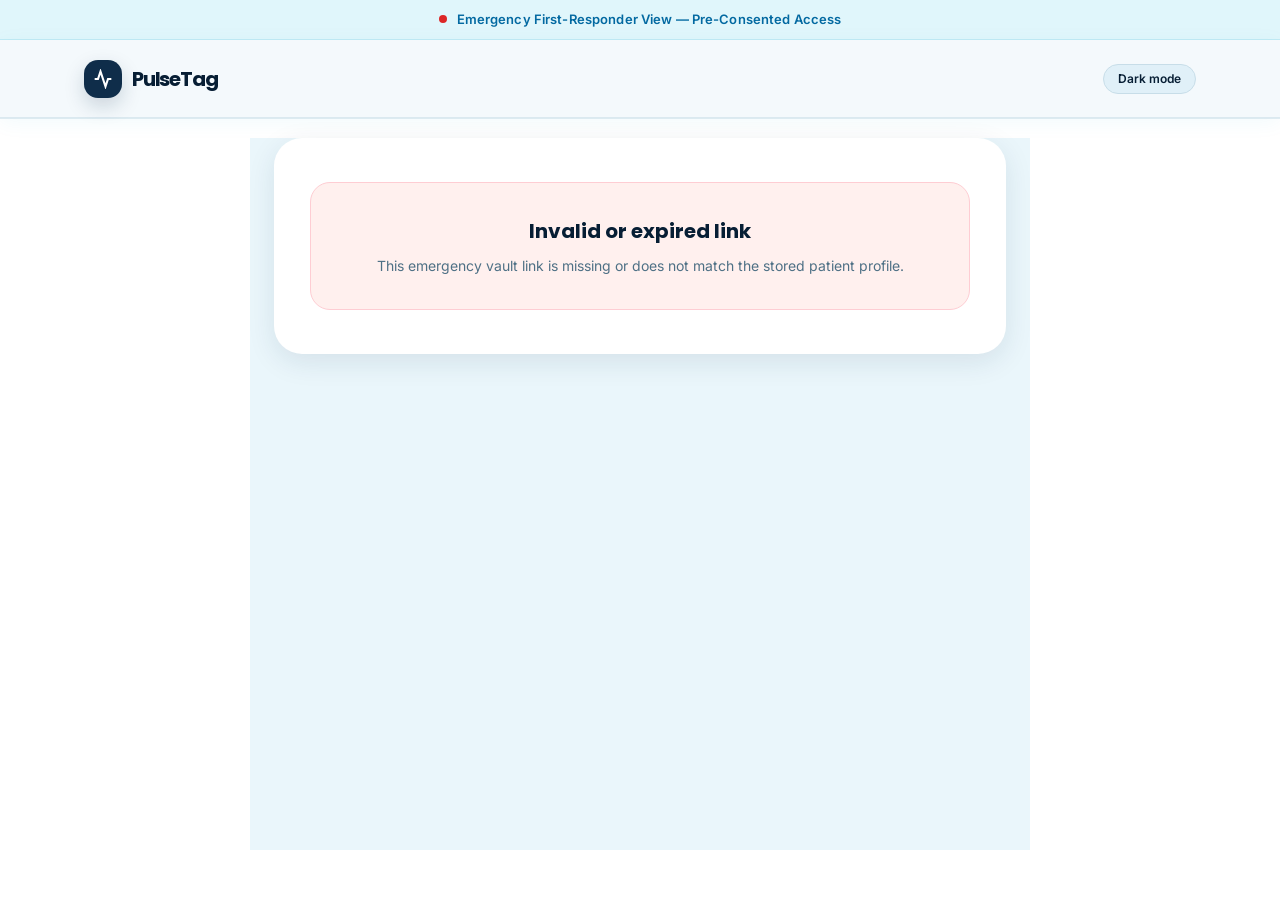
<file: vault-view.html>
<!DOCTYPE html>
<html lang="en">
<head>
  <meta charset="UTF-8">
  <meta name="viewport" content="width=device-width, initial-scale=1.0">
  <script src="js/theme.js"></script>
  <title>PulseTag — Shared Medical Vault</title>
  <script src="js/state.js"></script>
  <script src="js/i18n.js"></script>
  <link rel="preconnect" href="https://fonts.googleapis.com">
  <link rel="preconnect" href="https://fonts.gstatic.com" crossorigin>
  <link href="https://fonts.googleapis.com/css2?family=Inter:wght@400;500;600;700&family=Poppins:wght@500;600;700;800&display=swap" rel="stylesheet">
  <style>
    * {
      box-sizing: border-box;
      margin: 0;
      padding: 0;
    }

    :root {
      --primary: #0f172a;
      --primary-dark: #020617;
      --accent-teal: #14b8a6;
      --teal-bg: #e6f7f5;
      --teal-text: #0f766e;
      --hero-bg: #e8f4f8;
      --text: #1e293b;
      --muted: #64748b;
      --border: #e2e8f0;
      --white: #ffffff;
      --error: #dc2626;
      --error-bg: #fef2f2;
    }

    body {
      margin: 0;
      min-height: 100vh;
      background: var(--hero-bg);
      color: var(--text);
      font-family: 'Inter', -apple-system, BlinkMacSystemFont, "Segoe UI", Roboto, sans-serif;
      line-height: 1.6;
      display: flex;
      flex-direction: column;
    }

    /* Top Announcement Bar */
    .announcement-bar {
      background: #fde8e4;
      color: #991b1b;
      font-size: 13px;
      font-weight: 700;
      text-align: center;
      padding: 9px 16px;
      display: flex;
      align-items: center;
      justify-content: center;
      gap: 8px;
    }

    .announcement-badge {
      display: inline-block;
      width: 8px;
      height: 8px;
      background: #dc2626;
      border-radius: 50%;
    }

    /* Navbar */
    .navbar {
      display: flex;
      align-items: center;
      justify-content: space-between;
      max-width: 1160px;
      width: 100%;
      margin: 0 auto;
      padding: 20px 24px;
    }

    .brand {
      display: flex;
      align-items: center;
      gap: 10px;
      text-decoration: none;
      color: var(--text);
    }

    .logo-icon {
      width: 38px;
      height: 38px;
      border-radius: 12px;
      background: #0f172a;
      display: flex;
      align-items: center;
      justify-content: center;
      color: #fff;
    }

    .brand-title {
      font-family: 'Poppins', sans-serif;
      font-size: 20px;
      font-weight: 700;
      letter-spacing: -0.5px;
      color: var(--text);
    }

    /* Page Container */
    .page {
      width: 100%;
      max-width: 780px;
      margin: 20px auto 50px;
      padding: 0 24px;
      flex: 1;
    }

    .card {
      width: 100%;
      background: var(--white);
      border-radius: 28px;
      padding: 44px 36px;
      box-shadow: 0 10px 30px rgba(15, 23, 42, 0.05);
    }

    .header {
      margin-bottom: 28px;
      text-align: center;
    }

    .status-pill {
      display: inline-block;
      padding: 5px 14px;
      border-radius: 9999px;
      background: #dcfce7;
      color: #166534;
      font-size: 12px;
      font-weight: 700;
      margin-bottom: 14px;
    }

    h1 {
      font-family: 'Poppins', sans-serif;
      margin: 0 0 10px;
      font-size: clamp(26px, 4.5vw, 34px);
      font-weight: 800;
      line-height: 1.25;
      color: #0f172a;
      letter-spacing: -0.7px;
    }

    .subtitle {
      max-width: 560px;
      margin: 0 auto;
      color: var(--muted);
      font-size: 15px;
      line-height: 1.6;
    }

    /* Emergency Section */
    .emergency-section {
      margin-bottom: 28px;
      padding: 24px;
      border-radius: 22px;
      background: #fff1f2;
      border: 1px solid #fecdd3;
    }

    .emergency-section h2 {
      font-family: 'Poppins', sans-serif;
      margin-bottom: 16px;
      color: #991b1b;
      font-size: 18px;
      font-weight: 800;
      display: flex;
      align-items: center;
      gap: 8px;
    }

    .emergency-grid {
      display: grid;
      grid-template-columns: repeat(2, 1fr);
      gap: 12px;
    }

    .emergency-item {
      padding: 16px;
      border-radius: 16px;
      background: #ffffff;
      border: 1px solid #fecaca;
    }

    .emergency-label {
      margin-bottom: 4px;
      color: #991b1b;
      font-size: 11px;
      font-weight: 800;
      text-transform: uppercase;
      letter-spacing: 0.5px;
    }

    .emergency-value {
      color: #0f172a;
      font-size: 16px;
      font-weight: 700;
      line-height: 1.4;
      overflow-wrap: anywhere;
    }

    /* Vault Section */
    .vault-section {
      margin-top: 28px;
      border-top: 1px solid var(--border);
      padding-top: 28px;
    }

    .vault-heading {
      margin-bottom: 20px;
    }

    .vault-heading h2 {
      font-family: 'Poppins', sans-serif;
      font-size: 20px;
      font-weight: 700;
      color: #0f172a;
    }

    .vault-heading p {
      margin: 4px 0 0;
      color: var(--muted);
      font-size: 14px;
    }

    .section-heading {
      display: flex;
      align-items: center;
      justify-content: space-between;
      margin-bottom: 14px;
    }

    .count {
      color: var(--muted);
      font-size: 13px;
      font-weight: 600;
      background: #f1f5f9;
      padding: 3px 10px;
      border-radius: 9999px;
    }

    .document-list {
      display: grid;
      gap: 12px;
    }

    .document {
      display: flex;
      align-items: center;
      gap: 14px;
      padding: 16px 18px;
      border: 1px solid var(--border);
      border-radius: 18px;
      background: #ffffff;
      box-shadow: 0 2px 6px rgba(0, 0, 0, 0.02);
    }

    .document-icon,
    .document-thumbnail {
      display: grid;
      flex: 0 0 auto;
      place-items: center;
      width: 48px;
      height: 48px;
      border-radius: 14px;
    }

    .document-icon {
      background: #e0f2fe;
      color: #0369a1;
    }

    .document-icon.pdf {
      background: #fee2e2;
      color: #dc2626;
    }

    .document-thumbnail {
      object-fit: cover;
      border: 1px solid var(--border);
    }

    .filename {
      margin-bottom: 3px;
      font-weight: 700;
      font-size: 14px;
      color: #0f172a;
      overflow-wrap: anywhere;
    }

    .meta {
      color: var(--muted);
      font-size: 12px;
    }

    .empty {
      padding: 32px 18px;
      border: 2px dashed var(--border);
      border-radius: 18px;
      color: var(--muted);
      text-align: center;
      font-size: 14px;
    }

    /* Doctor History Section */
    .doctor-history-section {
      margin-top: 28px;
      border-top: 1px solid var(--border);
      padding-top: 28px;
    }

    .doctor-visit-card {
      display: flex;
      flex-direction: column;
      gap: 6px;
      padding: 16px 18px;
      border: 1px solid var(--border);
      border-radius: 18px;
      background: #ffffff;
      box-shadow: 0 2px 6px rgba(0, 0, 0, 0.02);
    }

    .doctor-visit-name {
      font-weight: 700;
      font-size: 15px;
      color: #0f172a;
    }

    .doctor-visit-meta {
      color: var(--muted);
      font-size: 13px;
    }

    .doctor-visit-notes {
      font-size: 13px;
      color: var(--text);
      padding-top: 4px;
      border-top: 1px solid var(--border);
      margin-top: 4px;
    }
      .access-error {
      display: none;
      padding: 32px 24px;
      border-radius: 20px;
      background: #fff1f2;
      border: 1px solid #fecdd3;
      color: #991b1b;
      text-align: center;
    }

    .access-error.visible {
      display: block;
    }

    .access-error h2 {
      font-family: 'Poppins', sans-serif;
      margin: 0 0 8px;
      font-size: 20px;
      font-weight: 700;
    }

    .access-error p {
      font-size: 14px;
      color: #7f1d1d;
    }

    .public-content.hidden {
      display: none;
    }

    .back {
      display: inline-block;
      margin-top: 24px;
      color: #0f172a;
      font-size: 14px;
      font-weight: 700;
      text-decoration: underline;
      text-underline-offset: 3px;
    }

    @media (max-width: 600px) {
      .card {
        padding: 32px 18px;
        border-radius: 22px;
      }
      .emergency-grid {
        grid-template-columns: 1fr;
      }
    }
    @media (max-width: 768px) {
      html, body { width: 100%; overflow-x: hidden; }
      .navbar { flex-wrap: wrap; gap: 12px 20px; padding: 16px 20px; }
      .brand, .page, .card, .content, form { min-width: 0; width: 100%; }
      .page { padding: 0 16px; }
      .card, .content { padding: 36px 24px; }
      h1 { font-size: clamp(24px, 7vw, 34px); }
      .document { min-width: 0; }
      img, svg, canvas, video { max-width: 100%; }
      button, input, select, textarea { max-width: 100%; }
    }
        @media (max-width: 480px) {
      .navbar { padding: 14px 16px; }
      .nav-link { margin-left: 0; overflow-wrap: anywhere; }
      .card, .content { padding: 28px 16px; border-radius: 20px; }
      h1 { font-size: clamp(23px, 8vw, 30px); }
      .document { flex-wrap: wrap; }
      .button, button, input, select, textarea { width: 100%; }
    }


    /* =========================================================
       DARK MODE
       Light mode is NOT affected
       ========================================================= */

    body.dark-mode .announcement-bar,
    body.dark .announcement-bar,
    html.dark .announcement-bar {
      background: #241014;
      color: #ff6b73;
    }

    body.dark-mode .announcement-badge,
    body.dark .announcement-badge,
    html.dark .announcement-badge {
      background: #ff3b45;
    }


    /* Main headings */

    body.dark-mode h1,
    body.dark h1,
    html.dark h1 {
      color: #f8fafc;
    }

    body.dark-mode .brand-title,
    body.dark .brand-title,
    html.dark .brand-title {
      color: #f8fafc;
    }


    /* Emergency Critical Vitals */

    body.dark-mode .emergency-section,
    body.dark .emergency-section,
    html.dark .emergency-section {
      background: #171b25;
      border: 1px solid #713d45;
    }

    body.dark-mode .emergency-section h2,
    body.dark .emergency-section h2,
    html.dark .emergency-section h2 {
      color: #f8fafc;
    }


    /* RED LABELS — brighter in dark mode */

    body.dark-mode .emergency-label,
    body.dark .emergency-label,
    html.dark .emergency-label {
      color: #ff4d5a;
    }


    /* Values */

    body.dark-mode .emergency-value,
    body.dark .emergency-value,
    html.dark .emergency-value {
      color: #f8fafc;
    }


    /* Individual vital cards */

    body.dark-mode .emergency-item,
    body.dark .emergency-item,
    html.dark .emergency-item {
      background: #111f2d;
      border: 1px solid #71434a;
    }


    /* Invalid / Expired Link */

    body.dark-mode .access-error,
    body.dark .access-error,
    html.dark .access-error {
      background: #351419;
      border: 1px solid #ff4d5a;
      color: #ff6b73;
    }

    body.dark-mode .access-error h2,
    body.dark .access-error h2,
    html.dark .access-error h2 {
      color: #ffffff;
    }

    body.dark-mode .access-error p,
    body.dark .access-error p,
    html.dark .access-error p {
      color: #ffd1d5;
    }


    /* Vault headings */

    body.dark-mode .vault-heading h2,
    body.dark .vault-heading h2,
    html.dark .vault-heading h2 {
      color: #f8fafc;
    }


    /* Document cards */

    body.dark-mode .document,
    body.dark .document,
    html.dark .document {
      background: #111f2d;
    }

    body.dark-mode .filename,
    body.dark .filename,
    html.dark .filename {
      color: #f8fafc;
    }


    /* Doctor history cards */

    body.dark-mode .doctor-visit-card,
    body.dark .doctor-visit-card,
    html.dark .doctor-visit-card {
      background: #111f2d;
    }

    body.dark-mode .doctor-visit-name,
    body.dark .doctor-visit-name,
    html.dark .doctor-visit-name {
      color: #f8fafc;
    }


    /* PDF icon */

    body.dark-mode .document-icon.pdf,
    body.dark .document-icon.pdf,
    html.dark .document-icon.pdf {
      background: #3a171c;
      color: #ff5a64;
    }


    /* Back link */

    body.dark-mode .back,
    body.dark .back,
    html.dark .back {
      color: #f8fafc;
    }


    /* Count badge */

    body.dark-mode .count,
    body.dark .count,
    html.dark .count {
      background: #1e293b;
      color: #cbd5e1;
    }

  
  </style>
  <link rel="stylesheet" href="css/theme.css">
<link rel="stylesheet" href="css/globals.css">

<style>

/* =========================================================
   DARK MODE - HIGH CONTRAST
   Light mode remains unchanged
   ========================================================= */

/* Main heading */
html.dark h1,
body.dark h1,
html[data-theme="dark"] h1,
body[data-theme="dark"] h1,
.dark h1 {
    color: #ffffff !important;
}


/* Brand */
html.dark .brand-title,
body.dark .brand-title,
html[data-theme="dark"] .brand-title,
body[data-theme="dark"] .brand-title,
.dark .brand-title {
    color: #ffffff !important;
}


/* Emergency section */
html.dark .emergency-section,
body.dark .emergency-section,
html[data-theme="dark"] .emergency-section,
body[data-theme="dark"] .emergency-section,
.dark .emergency-section {
    background: #171f2a !important;
    border: 1px solid #34516a !important;
}


/* Emergency heading */
html.dark .emergency-section h2,
body.dark .emergency-section h2,
html[data-theme="dark"] .emergency-section h2,
body[data-theme="dark"] .emergency-section h2,
.dark .emergency-section h2 {
    color: #ffffff !important;
}


/* RED LABELS */
html.dark .emergency-label,
body.dark .emergency-label,
html[data-theme="dark"] .emergency-label,
body[data-theme="dark"] .emergency-label,
.dark .emergency-label {
    color: #ff4d5a !important;
}


/* Values */
html.dark .emergency-value,
body.dark .emergency-value,
html[data-theme="dark"] .emergency-value,
body[data-theme="dark"] .emergency-value,
.dark .emergency-value {
    color: #ffffff !important;
}


/* Individual emergency cards */
html.dark .emergency-item,
body.dark .emergency-item,
html[data-theme="dark"] .emergency-item,
body[data-theme="dark"] .emergency-item,
.dark .emergency-item {
    background: #142536 !important;
    border: 1px solid #ff7b84 !important;
}


/* Invalid / expired box */
html.dark .access-error,
body.dark .access-error,
html[data-theme="dark"] .access-error,
body[data-theme="dark"] .access-error,
.dark .access-error {
    background: #351419 !important;
    border: 1px solid #ff4d5a !important;
}


/* Error heading */
html.dark .access-error h2,
body.dark .access-error h2,
html[data-theme="dark"] .access-error h2,
body[data-theme="dark"] .access-error h2,
.dark .access-error h2 {
    color: #ffffff !important;
}


/* Error paragraph */
html.dark .access-error p,
body.dark .access-error p,
html[data-theme="dark"] .access-error p,
body[data-theme="dark"] .access-error p {
    color: #ffd1d5 !important;
}


/* Vault headings */
html.dark .vault-heading h2,
body.dark .vault-heading h2,
html[data-theme="dark"] .vault-heading h2,
body[data-theme="dark"] .vault-heading h2,
.dark .vault-heading h2 {
    color: #ffffff !important;
}


/* Document cards */
html.dark .document,
body.dark .document,
html[data-theme="dark"] .document,
body[data-theme="dark"] .document,
.dark .document {
    background: #142536 !important;
}


/* Document filename */
html.dark .filename,
body.dark .filename,
html[data-theme="dark"] .filename,
body[data-theme="dark"] .filename,
.dark .filename {
    color: #ffffff !important;
}


/* Doctor visit cards */
html.dark .doctor-visit-card,
body.dark .doctor-visit-card,
html[data-theme="dark"] .doctor-visit-card,
body[data-theme="dark"] .doctor-visit-card,
.dark .doctor-visit-card {
    background: #142536 !important;
}


/* Doctor name */
html.dark .doctor-visit-name,
body.dark .doctor-visit-name,
html[data-theme="dark"] .doctor-visit-name,
body[data-theme="dark"] .doctor-visit-name,
.dark .doctor-visit-name {
    color: #ffffff !important;
}


/* Doctor notes */
html.dark .doctor-visit-notes,
body.dark .doctor-visit-notes,
html[data-theme="dark"] .doctor-visit-notes,
body[data-theme="dark"] .doctor-visit-notes {
    color: #e2e8f0 !important;
}


/* PDF icon */
html.dark .document-icon.pdf,
body.dark .document-icon.pdf,
html[data-theme="dark"] .document-icon.pdf,
body[data-theme="dark"] .document-icon.pdf,
.dark .document-icon.pdf {
    background: #3a171c !important;
    color: #ff5a64 !important;
}


/* Count badge */
html.dark .count,
body.dark .count,
html[data-theme="dark"] .count,
body[data-theme="dark"] .count,
.dark .count {
    background: #1e293b !important;
    color: #e2e8f0 !important;
}


/* RETURN TO PULSETAG HOME */
html.dark .back,
body.dark .back,
html[data-theme="dark"] .back,
body[data-theme="dark"] .back,
.dark .back {
    color: #ffffff !important;
}


/* Announcement bar */
html.dark .announcement-bar,
body.dark .announcement-bar,
html[data-theme="dark"] .announcement-bar,
body[data-theme="dark"] .announcement-bar {
    background: #241014 !important;
    color: #ff6b73 !important;
}


/* Announcement red dot */
html.dark .announcement-badge,
body.dark .announcement-badge,
html[data-theme="dark"] .announcement-badge,
body[data-theme="dark"] .announcement-badge {
    background: #ff3b45 !important;
}

</style>

</head>
  

<body>
  <!-- Top Announcement Bar -->
  <div class="announcement-bar">
    <span class="announcement-badge"></span>
    <span>Emergency First-Responder View — Pre-Consented Access</span>
  </div>

  <!-- Navbar -->
  <nav class="navbar">
    <a href="index.html" class="brand">
      <div class="logo-icon">
        <svg width="20" height="20" viewBox="0 0 24 24" fill="none" stroke="currentColor" stroke-width="2.5">
          <path d="M22 12h-4l-3 9L9 3l-3 9H2"/>
        </svg>
      </div>
      <span class="brand-title">PulseTag</span>
    </a>
  </nav>

  <main class="page">
    <section class="card">
      <div id="accessError" class="access-error" role="alert">
        <h2>Invalid or expired link</h2>
        <p>This emergency vault link is missing or does not match the stored patient profile.</p>
      </div>

      <div id="publicContent" class="public-content">
        <header class="header">
          <span class="status-pill">Emergency Triage Records</span>
          <h1>Shared medical vault</h1>
          <p class="subtitle">This page was reached through a pre-consented emergency QR. No login is required to view the documents shared for care.</p>
        </header>

        <section class="emergency-section" aria-labelledby="emergencyHeading">
          <h2 id="emergencyHeading">
            <span>🚨</span>
            <span>Emergency Critical Vitals</span>
          </h2>
          <div class="emergency-grid">
            <div class="emergency-item">
              <div class="emergency-label">Blood group</div>
              <div id="bloodGroup" class="emergency-value">Not provided</div>
            </div>
            <div class="emergency-item">
              <div class="emergency-label">Allergies</div>
              <div id="allergies" class="emergency-value">None listed</div>
            </div>
            <div class="emergency-item">
              <div class="emergency-label">Medications</div>
              <div id="medications" class="emergency-value">None listed</div>
            </div>
            <div class="emergency-item">
              <div class="emergency-label">Emergency contact</div>
              <div id="emergencyContact" class="emergency-value">Not provided</div>
            </div>
          </div>
        </section>

        <section class="vault-section" aria-labelledby="documentsHeading">
          <div class="vault-heading">
            <h2 id="documentsHeading">Shared Medical Documents</h2>
            <p>Documents the profile owner has approved for emergency triage and care.</p>
          </div>
          <div class="section-heading">
            <span class="count">Shared files</span>
            <span id="documentCount" class="count"></span>
          </div>
          <div id="documentList" class="document-list"></div>
        </section>

        <section class="doctor-history-section" aria-labelledby="doctorHistoryHeading">
          <div class="vault-heading">
            <h2 id="doctorHistoryHeading">Doctor Visit History</h2>
            <p>Past consultations and specialist visits on record.</p>
          </div>
          <div id="doctorHistoryList" class="document-list"></div>
        </section>

        <a class="back" href="home.html">← Return to PulseTag Home</a>
      </div>
    </section>
  </main>

  <script>
    const documentList = document.getElementById("documentList");
    const documentCount = document.getElementById("documentCount");
    const accessError = document.getElementById("accessError");
    const publicContent = document.getElementById("publicContent");
    const queryPatientId = new URLSearchParams(window.location.search).get("patient");
    const state = getState();
    const isValidAccess = Boolean(queryPatientId && queryPatientId === state.patientId);

    function createFileIcon(type) {
      const icon = document.createElement("div");
      icon.className = `document-icon ${type === "PDF" ? "pdf" : ""}`;
      const svg = document.createElementNS("http://www.w3.org/2000/svg", "svg");
      svg.setAttribute("viewBox", "0 0 24 24");
      svg.setAttribute("width", "24");
      svg.setAttribute("height", "24");
      svg.setAttribute("fill", "none");
      svg.setAttribute("stroke", "currentColor");
      svg.setAttribute("stroke-width", "2");

      const outline = document.createElementNS("http://www.w3.org/2000/svg", "path");
      outline.setAttribute("d", "M14 2H6a2 2 0 0 0-2 2v16a2 2 0 0 0 2 2h12a2 2 0 0 0 2-2V8z");
      svg.appendChild(outline);

      const poly = document.createElementNS("http://www.w3.org/2000/svg", "polyline");
      poly.setAttribute("points", "14 2 14 8 20 8");
      svg.appendChild(poly);

      icon.appendChild(svg);
      return icon;
    }

    if (!isValidAccess) {
      accessError.classList.add("visible");
      publicContent.classList.add("hidden");
    } else {
      updateState({
        auditLog: [
          ...(state.auditLog || []),
          { timestamp: new Date().toISOString(), action: "Vault viewed", accessedVia: "QR link" }
        ]
      });

      const emergencyInfo = state.emergencyInfo || {};
      document.getElementById("bloodGroup").textContent = emergencyInfo.bloodGroup || "Not provided";
      document.getElementById("allergies").textContent = Array.isArray(emergencyInfo.allergies) && emergencyInfo.allergies.length ? emergencyInfo.allergies.join(", ") : "None listed";
      document.getElementById("medications").textContent = Array.isArray(emergencyInfo.medications) && emergencyInfo.medications.length ? emergencyInfo.medications.map((item) => `${item.name}${item.dosage ? ` (${item.dosage})` : ""}`).join(", ") : "None listed";
      const contact = emergencyInfo.contactName && emergencyInfo.contactPhone ? `${emergencyInfo.contactName} (${emergencyInfo.contactPhone})` : emergencyInfo.contactName || emergencyInfo.contactPhone || "Not provided";
      document.getElementById("emergencyContact").textContent = contact;

      const sharedDocuments = (state.vault || []).filter((item) => item.shareable === true);
      documentCount.textContent = `${sharedDocuments.length} ${sharedDocuments.length === 1 ? "document" : "documents"}`;

      if (!sharedDocuments.length) {
        const empty = document.createElement("div");
        empty.className = "empty";
        empty.textContent = "No shared documents are currently available.";
        documentList.appendChild(empty);
      }

      sharedDocuments.forEach((item) => {
        const row = document.createElement("article");
        row.className = "document";
        const preview = item.previewData && item.type === "Image" ? document.createElement("img") : createFileIcon(item.type);
        if (preview.tagName === "IMG") {
          preview.className = "document-thumbnail";
          preview.src = item.previewData;
          preview.alt = `${item.filename} preview`;
        }
        const text = document.createElement("div");
        text.innerHTML = '<div class="filename"></div><div class="meta"></div>';
        text.querySelector(".filename").textContent = item.filename;
        text.querySelector(".meta").textContent = `${item.type} · Uploaded ${formatDate(item.uploadDate)}`;
        row.append(preview, text);
        documentList.appendChild(row);
      });

      // Doctor visit history
      const doctorHistoryList = document.getElementById("doctorHistoryList");
      const doctorHistory = Array.isArray(state.doctorHistory) ? state.doctorHistory : [];
      const sortedVisits = [...doctorHistory].sort((a, b) =>
        a.visitDate < b.visitDate ? 1 : a.visitDate > b.visitDate ? -1 : 0
      );

      if (!sortedVisits.length) {
        const empty = document.createElement("div");
        empty.className = "empty";
        empty.textContent = "No visit history on record.";
        doctorHistoryList.appendChild(empty);
      } else {
        sortedVisits.forEach((entry) => {
          const card = document.createElement("div");
          card.className = "doctor-visit-card";

          const name = document.createElement("div");
          name.className = "doctor-visit-name";
          name.textContent = entry.doctorName || "";
          card.appendChild(name);

          const meta = document.createElement("div");
          meta.className = "doctor-visit-meta";
          const parts = [];
          if (entry.specialty) parts.push(entry.specialty);
          if (entry.hospital) parts.push(entry.hospital);
          if (entry.visitDate) parts.push(formatDate(entry.visitDate));
          if (entry.contact) parts.push(entry.contact);
          meta.textContent = parts.join(" · ");
          card.appendChild(meta);

          if (entry.notes) {
            const notes = document.createElement("div");
            notes.className = "doctor-visit-notes";
            notes.textContent = entry.notes;
            card.appendChild(notes);
          }

          doctorHistoryList.appendChild(card);
        });
      }
    }

    function formatDate(value) {
      return new Date(value).toLocaleDateString(undefined, { year: "numeric", month: "short", day: "numeric" });
    }
  </script>
</body>
</html>
</file>
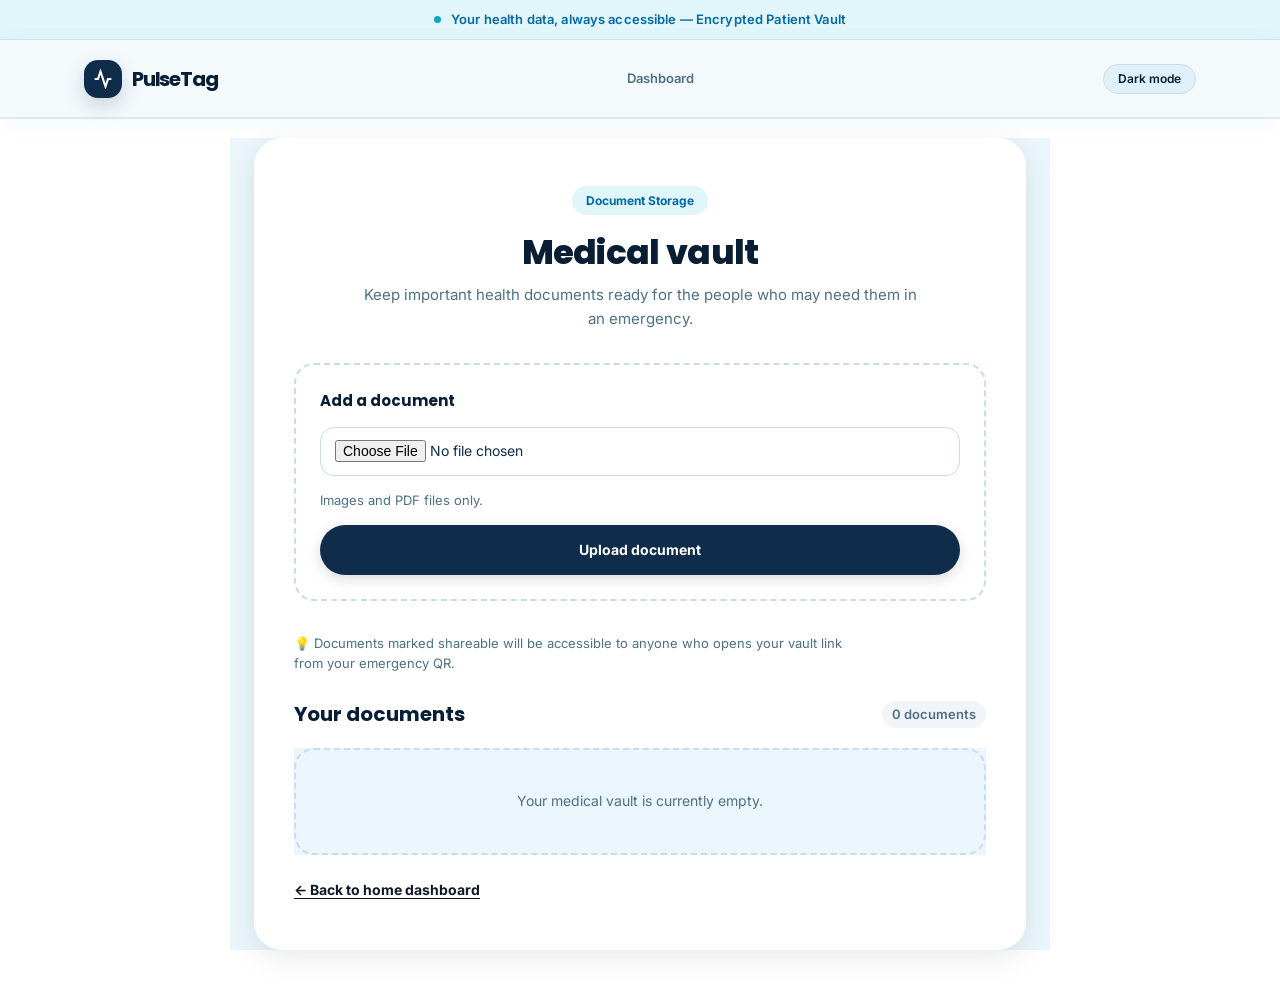
<file: vault.html>
<!DOCTYPE html>
<html lang="en">
<head>
  <meta charset="UTF-8">
  <meta name="viewport" content="width=device-width, initial-scale=1.0">
  <script src="js/theme.js"></script>
  <title>PulseTag — Medical Vault</title>
  <script src="js/state.js"></script>
  <script src="js/i18n.js"></script>
  <link rel="preconnect" href="https://fonts.googleapis.com">
  <link rel="preconnect" href="https://fonts.gstatic.com" crossorigin>
  <link href="https://fonts.googleapis.com/css2?family=Inter:wght@400;500;600;700&family=Poppins:wght@500;600;700;800&display=swap" rel="stylesheet">
  <style>
    * {
      box-sizing: border-box;
      margin: 0;
      padding: 0;
    }

    :root {
      --primary: #0f172a;
      --primary-dark: #020617;
      --accent-teal: #14b8a6;
      --teal-bg: #e6f7f5;
      --teal-text: #0f766e;
      --hero-bg: #e8f4f8;
      --card-mint: #dcfce7;
      --card-blue: #e0f2fe;
      --text: #1e293b;
      --muted: #64748b;
      --border: #e2e8f0;
      --white: #ffffff;
      --error: #dc2626;
      --error-bg: #fef2f2;
    }

    body {
      margin: 0;
      min-height: 100vh;
      background: var(--hero-bg);
      color: var(--text);
      font-family: 'Inter', -apple-system, BlinkMacSystemFont, "Segoe UI", Roboto, sans-serif;
      line-height: 1.6;
      display: flex;
      flex-direction: column;
    }

    /* Top Announcement Bar */
    .announcement-bar {
      background: var(--teal-bg);
      color: var(--teal-text);
      font-size: 13px;
      font-weight: 600;
      text-align: center;
      padding: 9px 16px;
      display: flex;
      align-items: center;
      justify-content: center;
      gap: 8px;
    }

    .announcement-badge {
      display: inline-block;
      width: 7px;
      height: 7px;
      background: var(--accent-teal);
      border-radius: 50%;
    }

    /* Navbar */
    .navbar {
      display: flex;
      align-items: center;
      justify-content: space-between;
      max-width: 1160px;
      width: 100%;
      margin: 0 auto;
      padding: 20px 24px;
    }

    .brand {
      display: flex;
      align-items: center;
      gap: 10px;
      text-decoration: none;
      color: var(--text);
    }

    .logo-icon {
      width: 38px;
      height: 38px;
      border-radius: 12px;
      background: #0f172a;
      display: flex;
      align-items: center;
      justify-content: center;
      color: #fff;
    }

    .brand-title {
      font-family: 'Poppins', sans-serif;
      font-size: 20px;
      font-weight: 700;
      letter-spacing: -0.5px;
      color: var(--text);
    }

    .nav-link {
      color: var(--muted);
      text-decoration: none;
      font-size: 13px;
      font-weight: 600;
    }

    /* Page Container */
    .page {
      width: 100%;
      max-width: 820px;
      margin: 20px auto 50px;
      padding: 0 24px;
      flex: 1;
    }

    .card {
      width: 100%;
      background: var(--white);
      border-radius: 28px;
      padding: 48px 40px;
      box-shadow: 0 10px 30px rgba(15, 23, 42, 0.05);
    }

    .header {
      margin-bottom: 32px;
      text-align: center;
    }

    .step-pill {
      display: inline-block;
      padding: 5px 14px;
      border-radius: 9999px;
      background: #f1f5f9;
      color: var(--muted);
      font-size: 12px;
      font-weight: 700;
      margin-bottom: 16px;
    }

    h1 {
      font-family: 'Poppins', sans-serif;
      margin: 0 0 10px;
      font-size: clamp(26px, 4.5vw, 34px);
      font-weight: 800;
      line-height: 1.25;
      color: #0f172a;
      letter-spacing: -0.7px;
    }

    .subtitle {
      max-width: 560px;
      margin: 0 auto;
      color: var(--muted);
      font-size: 15px;
      line-height: 1.6;
    }

    .upload {
      display: grid;
      gap: 14px;
      margin-bottom: 32px;
      padding: 24px;
      border: 2px dashed #cbd5e1;
      border-radius: 20px;
      background: #f8fafc;
    }

    .upload label {
      font-family: 'Poppins', sans-serif;
      font-weight: 700;
      font-size: 15px;
      color: #0f172a;
    }

    input[type="file"] {
      width: 100%;
      padding: 12px 14px;
      border: 1.5px solid var(--border);
      border-radius: 14px;
      background: #ffffff;
      font: inherit;
      font-size: 14px;
    }

    .button {
      min-height: 50px;
      padding: 0 24px;
      border-radius: 9999px;
      font-family: inherit;
      font-size: 14px;
      font-weight: 700;
      cursor: pointer;
      display: inline-flex;
      align-items: center;
      justify-content: center;
      transition: transform 0.2s ease, background 0.2s ease;
      align-self: flex-start;
    }

    .button-primary {
      border: 0;
      background: #0f172a;
      color: #ffffff;
      box-shadow: 0 4px 14px rgba(15, 23, 42, 0.15);
    }

    .button-primary:hover:not(:disabled) {
      background: #1e293b;
      transform: translateY(-2px);
    }

    .button:disabled {
      opacity: 0.55;
      cursor: wait;
    }

    .section-heading {
      display: flex;
      align-items: center;
      justify-content: space-between;
      gap: 12px;
      margin-bottom: 18px;
    }

    .section-heading h2 {
      font-family: 'Poppins', sans-serif;
      font-size: 20px;
      font-weight: 700;
      color: #0f172a;
    }

    .count {
      color: var(--muted);
      font-size: 13px;
      font-weight: 600;
      background: #f1f5f9;
      padding: 3px 10px;
      border-radius: 9999px;
    }

    .vault-list {
      display: grid;
      gap: 14px;
    }

    .vault-item {
      display: grid;
      grid-template-columns: 1fr auto;
      gap: 16px;
      align-items: center;
      padding: 18px 20px;
      border: 1px solid var(--border);
      border-radius: 18px;
      background: #ffffff;
      box-shadow: 0 2px 8px rgba(0, 0, 0, 0.02);
    }

    .file-preview {
      display: flex;
      align-items: center;
      gap: 14px;
      min-width: 0;
    }

    .file-thumbnail,
    .file-icon {
      width: 48px;
      height: 48px;
      flex: 0 0 auto;
      border-radius: 14px;
    }

    .file-thumbnail {
      object-fit: cover;
      border: 1px solid var(--border);
    }

    .file-icon {
      display: grid;
      place-items: center;
      background: #e0f2fe;
      color: #0369a1;
    }

    .file-icon.pdf {
      background: #fee2e2;
      color: #dc2626;
    }

    .file-name {
      margin-bottom: 2px;
      font-weight: 700;
      font-size: 14px;
      color: #0f172a;
      overflow-wrap: anywhere;
    }

    .meta {
      color: var(--muted);
      font-size: 12px;
    }

    .item-actions {
      display: flex;
      align-items: center;
      gap: 16px;
    }

    .share-control {
      display: inline-flex;
      align-items: center;
      gap: 8px;
      color: #0f172a;
      font-size: 13px;
      font-weight: 600;
      cursor: pointer;
    }

    .share-control input {
      width: 18px;
      height: 18px;
      accent-color: #0f172a;
      cursor: pointer;
    }

    .delete-button {
      padding: 6px 14px;
      border: 1px solid #fecdd3;
      border-radius: 9999px;
      background: #fff1f2;
      color: #be123c;
      font-family: inherit;
      font-size: 12px;
      font-weight: 700;
      cursor: pointer;
      transition: background 0.2s ease;
    }

    .delete-button:hover {
      background: #ffe4e6;
    }

    .empty {
      padding: 40px 20px;
      border: 2px dashed var(--border);
      border-radius: 20px;
      color: var(--muted);
      text-align: center;
      font-size: 14px;
    }

    .status {
      min-height: 20px;
      color: var(--muted);
      font-size: 13px;
    }

    .status.error {
      color: var(--error);
      font-weight: 600;
    }

    .back {
      display: inline-block;
      margin-top: 24px;
      color: #0f172a;
      font-size: 14px;
      font-weight: 700;
      text-decoration: underline;
      text-underline-offset: 3px;
    }

    .toast-container {
      position: fixed;
      right: 20px;
      bottom: 20px;
      z-index: 20;
      display: grid;
      gap: 10px;
      width: min(360px, calc(100vw - 40px));
    }

    .toast {
      padding: 14px 18px;
      border-radius: 14px;
      background: #0f172a;
      color: #ffffff;
      box-shadow: 0 10px 30px rgba(0, 0, 0, 0.15);
      font-size: 14px;
      font-weight: 500;
    }

    .spinner {
      display: inline-block;
      width: 18px;
      height: 18px;
      border: 2px solid rgba(255, 255, 255, 0.4);
      border-top-color: #fff;
      border-radius: 50%;
      animation: spin 0.8s linear infinite;
      margin-right: 8px;
      vertical-align: middle;
    }

    @keyframes spin {
      to { transform: rotate(360deg); }
    }

    @media (max-width: 650px) {
      .card {
        padding: 32px 18px;
        border-radius: 22px;
      }
      .vault-item {
        grid-template-columns: 1fr;
      }
      .item-actions {
        justify-content: space-between;
      }
    }
    @media (max-width: 768px) {
      html, body { width: 100%; overflow-x: hidden; }
      .navbar { flex-wrap: wrap; gap: 12px 20px; padding: 16px 20px; }
      .brand, .page, .card, .content, form { min-width: 0; width: 100%; }
      .page { padding: 0 16px; }
      .card, .content { padding: 36px 24px; }
      h1 { font-size: clamp(24px, 7vw, 34px); }
      .vault-item { min-width: 0; }
      img, svg, canvas, video { max-width: 100%; }
      button, input, select, textarea { max-width: 100%; }
    }
    @media (max-width: 480px) {
      .navbar { padding: 14px 16px; }
      .nav-link { margin-left: 0; overflow-wrap: anywhere; }
      .card, .content { padding: 28px 16px; border-radius: 20px; }
      h1 { font-size: clamp(23px, 8vw, 30px); }
      .button, button, input, select, textarea { width: 100%; }
    }
  </style>
  <link rel="stylesheet" href="css/theme.css">
  <link rel="stylesheet" href="css/globals.css">
</head>
<body>
  <!-- Top Announcement Bar -->
  <div class="announcement-bar">
    <span class="announcement-badge"></span>
    <span>Your health data, always accessible — Encrypted Patient Vault</span>
  </div>

  <!-- Navbar -->
  <nav class="navbar">
    <a href="index.html" class="brand">
      <div class="logo-icon">
        <svg width="20" height="20" viewBox="0 0 24 24" fill="none" stroke="currentColor" stroke-width="2.5">
          <path d="M22 12h-4l-3 9L9 3l-3 9H2"/>
        </svg>
      </div>
      <span class="brand-title">PulseTag</span>
    </a>
    <a href="home.html" class="nav-link">Dashboard</a>
  </nav>

  <main class="page">
    <section class="card">
      <header class="header">
        <span class="step-pill">Document Storage</span>
        <h1>Medical vault</h1>
        <p class="subtitle">Keep important health documents ready for the people who may need them in an emergency.</p>
      </header>

      <form id="uploadForm" class="upload">
        <label for="documentInput">Add a document</label>
        <input id="documentInput" type="file" accept="image/*,.pdf,application/pdf">
        <div id="uploadStatus" class="status" aria-live="polite">Images and PDF files only.</div>
        <button id="uploadButton" class="button button-primary" type="submit">Upload document</button>
      </form>

      <p class="subtitle" style="margin: 0 0 24px; text-align: left; font-size: 13px; color: var(--muted);">
        💡 Documents marked shareable will be accessible to anyone who opens your vault link from your emergency QR.
      </p>

      <div class="section-heading">
        <h2>Your documents</h2>
        <span id="vaultCount" class="count"></span>
      </div>

      <div id="vaultList" class="vault-list"></div>

      <a class="back" href="home.html">← Back to home dashboard</a>
    </section>
  </main>

  <script>
    const uploadForm = document.getElementById("uploadForm");
    const documentInput = document.getElementById("documentInput");
    const uploadButton = document.getElementById("uploadButton");
    const uploadStatus = document.getElementById("uploadStatus");
    const vaultList = document.getElementById("vaultList");
    const vaultCount = document.getElementById("vaultCount");

    function showToast(message, type = "info") {
      const container = document.querySelector(".toast-container") || document.body.appendChild(Object.assign(document.createElement("div"), { className: "toast-container", ariaLive: "polite" }));
      const toast = document.createElement("div");
      toast.className = `toast ${type}`;
      toast.textContent = message;
      container.appendChild(toast);
      window.setTimeout(() => toast.remove(), 3000);
    }

    function getVault() {
      const current = getState();
      return Array.isArray(current.vault) ? current.vault : [];
    }

    function formatDate(value) {
      return new Date(value).toLocaleDateString(undefined, { year: "numeric", month: "short", day: "numeric" });
    }

    function createFileIcon(type) {
      const icon = document.createElement("div");
      icon.className = `file-icon ${type === "PDF" ? "pdf" : ""}`;
      const svg = document.createElementNS("http://www.w3.org/2000/svg", "svg");
      svg.setAttribute("viewBox", "0 0 24 24");
      svg.setAttribute("width", "24");
      svg.setAttribute("height", "24");
      svg.setAttribute("fill", "none");
      svg.setAttribute("stroke", "currentColor");
      svg.setAttribute("stroke-width", "2");

      const outline = document.createElementNS("http://www.w3.org/2000/svg", "path");
      outline.setAttribute("d", "M14 2H6a2 2 0 0 0-2 2v16a2 2 0 0 0 2 2h12a2 2 0 0 0 2-2V8z");
      svg.appendChild(outline);

      const poly = document.createElementNS("http://www.w3.org/2000/svg", "polyline");
      poly.setAttribute("points", "14 2 14 8 20 8");
      svg.appendChild(poly);

      icon.appendChild(svg);
      return icon;
    }

    function renderVault() {
      const items = getVault();
      vaultCount.textContent = `${items.length} ${items.length === 1 ? "document" : "documents"}`;
      vaultList.replaceChildren();

      if (!items.length) {
        const empty = document.createElement("div");
        empty.className = "empty";
        empty.textContent = "Your medical vault is currently empty.";
        vaultList.appendChild(empty);
        return;
      }

      items.forEach((item) => {
        const row = document.createElement("article");
        row.className = "vault-item";

        const details = document.createElement("div");
        details.className = "file-preview";
        const preview = item.previewData && item.type === "Image" ? document.createElement("img") : createFileIcon(item.type);
        if (preview.tagName === "IMG") {
          preview.className = "file-thumbnail";
          preview.src = item.previewData;
          preview.alt = `${item.filename} preview`;
        }

        const text = document.createElement("div");
        text.innerHTML = `<div class="file-name"></div><div class="meta"></div>`;
        text.querySelector(".file-name").textContent = item.filename;
        text.querySelector(".meta").textContent = `${item.type} · Uploaded ${formatDate(item.uploadDate)}`;
        details.append(preview, text);

        const actions = document.createElement("div");
        actions.className = "item-actions";

        const label = document.createElement("label");
        label.className = "share-control";
        label.textContent = "Include in QR link";

        const toggle = document.createElement("input");
        toggle.type = "checkbox";
        toggle.checked = item.shareable === true;
        toggle.addEventListener("change", () => {
          updateState({
            vault: getVault().map((entry) => entry.id === item.id ? { ...entry, shareable: toggle.checked } : entry)
          });
          showToast(toggle.checked ? "Document marked shareable" : "Document hidden from emergency link", "success");
        });
        label.prepend(toggle);

        const remove = document.createElement("button");
        remove.className = "delete-button";
        remove.type = "button";
        remove.textContent = "Delete";
        remove.addEventListener("click", () => {
          if (!window.confirm(`Delete ${item.filename}?`)) return;
          updateState({ vault: getVault().filter((entry) => entry.id !== item.id) });
          renderVault();
          showToast("Document deleted", "success");
        });

        actions.append(label, remove);
        row.append(details, actions);
        vaultList.appendChild(row);
      });
    }

    uploadForm.addEventListener("submit", async (event) => {
      event.preventDefault();
      const file = documentInput.files[0];
      if (!file || !(file.type === "application/pdf" || file.type.startsWith("image/"))) {
        uploadStatus.textContent = "Choose an image or PDF file.";
        uploadStatus.className = "status error";
        return;
      }

      uploadButton.disabled = true;
      uploadButton.innerHTML = '<span class="spinner" aria-hidden="true"></span> Processing...';
      uploadStatus.textContent = "Processing your document...";
      uploadStatus.className = "status";

      window.setTimeout(async () => {
        let previewData;
        if (file.type.startsWith("image/")) {
          previewData = await new Promise((resolve, reject) => {
            const reader = new FileReader();
            reader.onload = () => resolve(reader.result);
            reader.onerror = reject;
            reader.readAsDataURL(file);
          });
        }
        const item = {
          id: `doc-${Date.now()}-${Math.random().toString(36).slice(2, 8)}`,
          filename: file.name,
          type: file.type === "application/pdf" ? "PDF" : "Image",
          uploadDate: new Date().toISOString(),
          shareable: false,
          ...(previewData ? { previewData } : {})
        };
        updateState({ vault: [...getVault(), item] });
        uploadForm.reset();
        uploadButton.disabled = false;
        uploadButton.textContent = "Upload document";
        uploadStatus.textContent = "Document processed successfully.";
        renderVault();
        showToast("Document added to your vault", "success");
      }, 700);
    });

    renderVault();
  </script>
</body>
</html>
</file>
<file: css/theme.css>
/*
 * PulseTag — Theme System
 * CSS custom property overrides for light / dark.
 * Applied globally via [data-theme="dark"] on <html>.
 */

/* ── Light theme surface tokens ──────────────────────────────── */
:root {
  --theme-page:           #f2f8fc;
  --theme-surface:        #ffffff;
  --theme-surface-alt:    #eaf6fb;
  --theme-text:           #0f2d4a;
  --theme-heading:        #071e34;
  --theme-muted:          #4e7085;
  --theme-border:         #c7dde8;
  --theme-control:        #e0f0f8;
  --theme-control-hover:  #c7dde8;
  --theme-shadow:         rgba(15, 45, 74, 0.09);
  --theme-focus:          #0ea5c8;
  --theme-danger-bg:      #fff0ee;
  --theme-danger-text:    #9b2335;
  --theme-success-bg:     #d1fae5;
  --theme-success-text:   #0e7153;
}

/* ── Dark theme surface tokens ───────────────────────────────── */
:root[data-theme="dark"] {
  --theme-page:           #091825;
  --theme-surface:        #0d1f2e;
  --theme-surface-alt:    #122536;
  --theme-text:           #cde5f4;
  --theme-heading:        #e8f6ff;
  --theme-muted:          #6ba3bf;
  --theme-border:         #1e3d55;
  --theme-control:        #142638;
  --theme-control-hover:  #1e3d55;
  --theme-shadow:         rgba(0, 0, 0, 0.35);
  --theme-focus:          #22d3ee;
  --theme-danger-bg:      #2e1212;
  --theme-danger-text:    #fca5a5;
  --theme-success-bg:     #0a2e20;
  --theme-success-text:   #6ee7b7;
}

/* ── Base resets ──────────────────────────────────────────────── */
html,
body {
  background-color: var(--theme-page) !important;
  color: var(--theme-text) !important;
  transition: background-color 0.3s ease, color 0.3s ease;
}

/* ── Surface overrides ────────────────────────────────────────── */
body,
.navbar,
.card,
.content,
.cluster-card,
.upload,
.emergency-section,
.vault-section,
.modal,
.dropdown,
table,
.table-wrapper {
  background-color: var(--theme-surface) !important;
}

.hero-section,
.hero-wrapper,
.page,
.section,
.emergency-item,
.vault-list,
.info-box,
.hint,
.trust-strip,
.reassurance-section,
.reassurance-card {
  background-color: var(--theme-surface-alt) !important;
}

/* Announcement bar stays teal */
.announcement-bar {
  background-color: var(--teal-bg) !important;
  color: var(--teal-text) !important;
}

/* ── Text ─────────────────────────────────────────────────────── */
.brand,
.brand-title,
h1,
h2,
h3,
h4,
.hero-heading,
.section-heading,
.card-title,
label,
th,
strong {
  color: var(--theme-heading) !important;
}

p,
.subtitle,
.hero-subtext,
.nav-link,
.section-description,
.hint,
td,
small,
.footer-text {
  color: var(--theme-muted) !important;
}

.nav-link:hover,
a:hover {
  color: var(--theme-heading) !important;
}

/* ── Primary buttons ──────────────────────────────────────────── */
.logo-icon,
.button-primary,
.submit-btn,
.verify-button,
.save-button,
.continue-btn,
.get-started,
.hero-action,
.tile-action-btn,
.card-btn,
.showcase-btn,
.button-primary:hover:not(:disabled),
.submit-btn:hover:not(:disabled),
.verify-button:hover:not(:disabled),
.save-button:hover:not(:disabled),
.continue-btn:not(:disabled):hover {
  background-color: var(--primary) !important;
  color: #ffffff !important;
}

/* In dark mode, primary buttons use the accent color for visibility */
:root[data-theme="dark"] .logo-icon,
:root[data-theme="dark"] .button-primary,
:root[data-theme="dark"] .submit-btn,
:root[data-theme="dark"] .verify-button,
:root[data-theme="dark"] .save-button,
:root[data-theme="dark"] .continue-btn,
:root[data-theme="dark"] .get-started,
:root[data-theme="dark"] .hero-action,
:root[data-theme="dark"] .tile-action-btn,
:root[data-theme="dark"] .card-btn,
:root[data-theme="dark"] .button-primary:hover:not(:disabled),
:root[data-theme="dark"] .submit-btn:hover:not(:disabled),
:root[data-theme="dark"] .verify-button:hover:not(:disabled),
:root[data-theme="dark"] .save-button:hover:not(:disabled),
:root[data-theme="dark"] .continue-btn:not(:disabled):hover {
  background-color: #0ea5c8 !important;
  color: #ffffff !important;
}

/* ── Secondary buttons ────────────────────────────────────────── */
.nav-btn,
.button-secondary,
.resend-button,
.upload-button {
  background-color: var(--theme-control) !important;
  color: var(--theme-heading) !important;
}

.nav-btn:hover,
.button-secondary:hover {
  background-color: var(--theme-control-hover) !important;
}

/* ── Borders ──────────────────────────────────────────────────── */
button,
input,
select,
textarea,
.upload,
.card,
.cluster-card,
.section,
.emergency-section,
.vault-section,
table,
th,
td,
.info-item,
.qr-wrapper {
  border-color: var(--theme-border) !important;
}

/* ── Inputs ───────────────────────────────────────────────────── */
input,
select,
textarea {
  background-color: var(--theme-surface) !important;
  color: var(--theme-text) !important;
}

input::placeholder,
textarea::placeholder {
  color: var(--theme-muted) !important;
  opacity: 0.75;
}

input:focus,
select:focus,
textarea:focus,
.input-wrapper:focus-within,
button:focus-visible,
a:focus-visible {
  outline-color: var(--theme-focus) !important;
  border-color: var(--theme-focus) !important;
  box-shadow: 0 0 0 3px rgba(14, 165, 200, 0.18) !important;
}

input:disabled,
button:disabled,
select:disabled,
textarea:disabled {
  background-color: var(--theme-control) !important;
  color: var(--theme-muted) !important;
  opacity: 0.65;
}

/* ── Alerts ───────────────────────────────────────────────────── */
[role="alert"],
.error,
.access-error {
  background-color: var(--theme-danger-bg) !important;
  color: var(--theme-danger-text) !important;
}

/* ── Success / status ─────────────────────────────────────────── */
.success,
.status-pill,
.success-message {
  background-color: var(--theme-success-bg) !important;
  color: var(--theme-success-text) !important;
}

/* ── SVG / icons inherit current color ───────────────────────── */
svg,
.icon,
button svg {
  color: currentColor;
}

/* ── Theme toggle button ──────────────────────────────────────── */
.theme-toggle {
  appearance: none;
  border: 1px solid var(--theme-border);
  border-radius: 9999px;
  background: var(--theme-control);
  color: var(--theme-heading);
  cursor: pointer;
  font: inherit;
  font-size: 12px;
  font-weight: 600;
  line-height: 1;
  padding: 8px 14px;
  white-space: nowrap;
  transition: background 0.25s ease, color 0.25s ease, border-color 0.25s ease;
}

.theme-toggle:hover {
  background: var(--theme-control-hover);
}

.theme-toggle:focus-visible {
  outline: 2px solid var(--theme-focus);
  outline-offset: 2px;
}

/* ── Dark mode: form section backgrounds ─────────────────────── */
:root[data-theme="dark"] .section.health,
:root[data-theme="dark"] .section.allergies,
:root[data-theme="dark"] .section.meds,
:root[data-theme="dark"] .section.contact,
:root[data-theme="dark"] .section.vault,
:root[data-theme="dark"] .section.doctors,
:root[data-theme="dark"] .emergency-section {
  background: var(--theme-surface-alt) !important;
  border-color: var(--theme-border) !important;
}

/* ── Dark mode: tile cards ────────────────────────────────────── */
:root[data-theme="dark"] .tile.health-tile {
  background: #0d2d45 !important;
}
:root[data-theme="dark"] .tile.vault-tile {
  background: #0a2e20 !important;
}
:root[data-theme="dark"] .tile.status-tile {
  background: #2a1f08 !important;
}
:root[data-theme="dark"] .tile {
  background: #122536 !important;
}

/* ── Dark mode: pastel cards ──────────────────────────────────── */
:root[data-theme="dark"] .pastel-card.blue    { background: #0d2d45 !important; }
:root[data-theme="dark"] .pastel-card.mint    { background: #0a2e20 !important; }
:root[data-theme="dark"] .pastel-card.blush   { background: #2e1212 !important; }
:root[data-theme="dark"] .pastel-card.peach   { background: #2a1f08 !important; }
:root[data-theme="dark"] .pastel-card.lavender { background: #1e1535 !important; }

/* ── Dark mode: wave divider ──────────────────────────────────── */
:root[data-theme="dark"] .wave-divider .shape-fill {
  fill: var(--theme-surface-alt) !important;
}

/* ── Dark mode: cluster cards ────────────────────────────────── */
:root[data-theme="dark"] .cluster-card {
  background: var(--theme-surface) !important;
}

/* ── Dark mode: vault link panel ──────────────────────────────── */
:root[data-theme="dark"] .vault-link-panel {
  background: #0d2d45 !important;
  border-color: #1e3d55 !important;
}

/* ── Dark mode: locked state ─────────────────────────────────── */
:root[data-theme="dark"] .locked {
  background: #2e1212 !important;
  border-color: #7f1d1d !important;
}
</file>
<file: css/globals.css>
/*
 * PulseTag — Global Design System
 * Visual-only: palette, navbar, hero, animations, transitions.
 * No layout/functionality changes. All colors via CSS variables.
 */

/* ── Smooth scroll ────────────────────────────────────────────── */
html {
  scroll-behavior: smooth;
}

/* ── Updated CSS custom properties (light) ───────────────────── */
:root {
  /* Core palette */
  --primary:           #0f2d4a;
  --primary-dark:      #071e34;
  --accent:            #0ea5c8;
  --accent-hover:      #0891b2;
  --accent-teal:       #0ea5c8;
  --teal-bg:           #e0f6fb;
  --teal-text:         #0369a1;

  /* Backgrounds */
  --hero-bg:           #eaf6fb;
  --page-bg:           #f2f8fc;
  --strip-bg:          #fde8e4;
  --strip-text:        #991b1b;

  /* Cards */
  --card-blue:         #dbeafe;
  --card-mint:         #d1fae5;
  --card-blush:        #fee2e2;
  --card-peach:        #fef3c7;
  --card-lavender:     #ede9fe;

  /* Text */
  --text:              #0f2d4a;
  --muted:             #4e7085;
  --white:             #ffffff;
  --border:            #c7dde8;

  /* Semantic */
  --success:           #0e7153;
  --success-bg:        #d1fae5;
  --warning:           #92400e;
  --warning-bg:        #fef3c7;
  --error:             #c0392b;
  --error-bg:          #fff0ee;

  /* Shadows */
  --shadow-sm:         0 2px 8px rgba(14, 165, 200, 0.08);
  --shadow-md:         0 8px 28px rgba(15, 45, 74, 0.10);
  --shadow-lg:         0 16px 48px rgba(15, 45, 74, 0.13);

  /* Radii */
  --radius-sm:         10px;
  --radius-md:         16px;
  --radius-lg:         24px;
  --radius-xl:         32px;

  /* Navbar */
  --nav-bg-rgb:        242, 248, 252;   /* page-bg as rgb for rgba() */
  --nav-frosted:       rgba(242, 248, 252, 0.80);
  --nav-border-glass:  rgba(199, 221, 232, 0.55);
}

/* ── Updated CSS custom properties (dark) ────────────────────── */
:root[data-theme="dark"] {
  --primary:           #e2f0f8;
  --primary-dark:      #c0ddef;
  --accent:            #22d3ee;
  --accent-hover:      #06b6d4;
  --accent-teal:       #22d3ee;
  --teal-bg:           #0c2d3f;
  --teal-text:         #67e8f9;

  --hero-bg:           #091825;
  --page-bg:           #0d1f2e;
  --strip-bg:          #2a1515;
  --strip-text:        #fca5a5;

  --card-blue:         #0d2d45;
  --card-mint:         #0a2e20;
  --card-blush:        #2e1212;
  --card-peach:        #2a1f08;
  --card-lavender:     #1e1535;

  --text:              #daeaf6;
  --muted:             #7fb3cc;
  --white:             #0d1f2e;
  --border:            #1e3d55;

  --success:           #34d399;
  --success-bg:        #0a2e20;
  --warning:           #fbbf24;
  --warning-bg:        #2a1f08;
  --error:             #f87171;
  --error-bg:          #2e1212;

  --shadow-sm:         0 2px 8px rgba(0, 0, 0, 0.25);
  --shadow-md:         0 8px 28px rgba(0, 0, 0, 0.35);
  --shadow-lg:         0 16px 48px rgba(0, 0, 0, 0.45);

  --nav-bg-rgb:        13, 31, 46;
  --nav-frosted:       rgba(13, 31, 46, 0.85);
  --nav-border-glass:  rgba(30, 61, 85, 0.60);
}

/* ── Keyframes ────────────────────────────────────────────────── */
@keyframes fadeInUp {
  from {
    opacity: 0;
    transform: translateY(22px);
  }
  to {
    opacity: 1;
    transform: translateY(0);
  }
}

@keyframes pulse-ring {
  0%, 100% { box-shadow: 0 0 0 0 rgba(14, 165, 200, 0.35); }
  50%       { box-shadow: 0 0 0 8px rgba(14, 165, 200, 0); }
}

@keyframes spin {
  to { transform: rotate(360deg); }
}

@keyframes slideDown {
  from { opacity: 0; transform: translateY(-8px); }
  to   { opacity: 1; transform: translateY(0); }
}

@keyframes fadeIn {
  from { opacity: 0; }
  to   { opacity: 1; }
}

/* ── Entrance animations ──────────────────────────────────────── */
/* Cards on .card, .content, .cluster-card, pastel cards */
.card,
.content,
.cluster-card,
.pastel-card,
.showcase-card,
.reassurance-card,
.section.health,
.section.allergies,
.section.meds,
.section.contact,
.section.vault,
.section.doctors {
  animation: fadeInUp 0.45s ease both;
}

/* Stagger siblings */
.card:nth-child(1),  .content:nth-child(1)  { animation-delay: 0.05s; }
.card:nth-child(2),  .content:nth-child(2)  { animation-delay: 0.12s; }
.card:nth-child(3),  .content:nth-child(3)  { animation-delay: 0.19s; }
.pastel-card:nth-child(1)  { animation-delay: 0.08s; }
.pastel-card:nth-child(2)  { animation-delay: 0.16s; }
.pastel-card:nth-child(3)  { animation-delay: 0.24s; }
.showcase-card:nth-child(1) { animation-delay: 0.06s; }
.showcase-card:nth-child(2) { animation-delay: 0.12s; }
.showcase-card:nth-child(3) { animation-delay: 0.18s; }
.showcase-card:nth-child(4) { animation-delay: 0.24s; }
.reassurance-card:nth-child(1) { animation-delay: 0.08s; }
.reassurance-card:nth-child(2) { animation-delay: 0.16s; }
.reassurance-card:nth-child(3) { animation-delay: 0.24s; }

/* Hero content */
.hero-content,
.hero-heading,
.header {
  animation: fadeInUp 0.5s ease both;
}
.hero-subtext   { animation: fadeInUp 0.5s ease 0.1s both; }
.get-started    { animation: fadeInUp 0.5s ease 0.2s both; }
.hero-visual    { animation: fadeInUp 0.5s ease 0.15s both; }

/* Form sections stagger */
.section.health    { animation-delay: 0.06s; }
.section.allergies { animation-delay: 0.12s; }
.section.meds      { animation-delay: 0.18s; }
.section.contact   { animation-delay: 0.24s; }
.section.vault     { animation-delay: 0.30s; }
.section.doctors   { animation-delay: 0.36s; }

/* Success / error messages */
.success.visible,
.error.visible,
.message.visible {
  animation: slideDown 0.25s ease both;
}

/* ── Navbar — sticky frosted glass ───────────────────────────── */
/*
 * The navbar in every page is a flex container that is itself centered
 * (max-width: 1160px; margin: 0 auto). We need to make it stick and
 * apply frosted glass across the full viewport width.
 *
 * Strategy: wrap the sticky behaviour on a parent wrapper via a
 * CSS-only trick — target the nav directly and stretch its background
 * with box-shadow instead of negative margins (which break flex layout).
 */
.navbar {
  position: sticky;
  top: 0;
  z-index: 100;
  /* Frosted background applied via pseudo-element so the inner layout
     (max-width + flex) is never disturbed */
  isolation: isolate;
  transition: box-shadow 0.3s ease;
}

/* Full-bleed frosted glass using a pseudo-element behind content */
.navbar::before {
  content: '';
  position: absolute;
  inset: 0;
  z-index: -1;
  background: var(--nav-frosted);
  backdrop-filter: blur(20px);
  -webkit-backdrop-filter: blur(20px);
  border-bottom: 1px solid var(--nav-border-glass);
  /* Extend past the centered max-width to cover full viewport */
  margin-left: calc(50% - 50vw);
  margin-right: calc(50% - 50vw);
  box-shadow: 0 1px 0 var(--nav-border-glass), 0 4px 20px rgba(14, 165, 200, 0.06);
  transition: background 0.3s ease, border-color 0.3s ease;
}

/* ── Logo pulse ───────────────────────────────────────────────── */
.logo-icon {
  animation: pulse-ring 2.8s ease-in-out infinite;
  transition: transform 0.2s ease;
}

.logo-icon:hover {
  transform: scale(1.08);
}

/* ── Navbar nav-link & nav-btn refinements ────────────────────── */
.nav-link {
  position: relative;
  transition: color 0.2s ease !important;
}

.nav-link::after {
  content: '';
  position: absolute;
  left: 0;
  bottom: -3px;
  width: 0;
  height: 2px;
  background: var(--accent);
  border-radius: 2px;
  transition: width 0.25s ease;
}

.nav-link:hover::after {
  width: 100%;
}

.nav-btn {
  transition: background 0.2s ease, transform 0.2s ease, box-shadow 0.2s ease !important;
  border: 1px solid var(--border);
}

.nav-btn:hover {
  transform: translateY(-1px) !important;
  box-shadow: var(--shadow-sm) !important;
}

/* Theme toggle smooth */
.theme-toggle {
  transition: background 0.25s ease, color 0.25s ease, border-color 0.25s ease !important;
}

/* ── Hero — full viewport height ─────────────────────────────── */
.hero-section {
  min-height: calc(100vh - 46px); /* subtract announcement bar */
  display: flex;
  align-items: center;
  background: linear-gradient(135deg, var(--teal-bg) 0%, var(--hero-bg) 60%, var(--page-bg) 100%) !important;
  padding-top: 56px;
  padding-bottom: 80px;
}

.hero-section .hero-container {
  width: 100%;
}

/* ── Button / card hover lifts ────────────────────────────────── */
.get-started,
.card-btn,
.button-primary,
.button.button-primary,
.save-button,
.submit-btn,
.verify-button,
.continue-btn,
.tile-action-btn,
.hero-action,
.showcase-btn {
  transition: transform 0.2s ease, box-shadow 0.2s ease, background 0.2s ease !important;
}

.get-started:hover:not(:disabled),
.card-btn:hover,
.button-primary:hover,
.button.button-primary:hover,
.save-button:hover:not(:disabled),
.submit-btn:hover:not(:disabled),
.verify-button:hover:not(:disabled),
.continue-btn:not(:disabled):hover {
  transform: translateY(-2px) !important;
  box-shadow: var(--shadow-md) !important;
}

/* Pulse on "Show Emergency QR" / .button-primary.pulse, and .hero-action */
.hero-action,
#scanButton ~ .buttons > .button-primary:first-child {
  animation: pulse-ring 2.8s ease-in-out 1s infinite;
}

/* QR page — "Save QR Image" primary button pulse */
#saveButton.button.button-primary {
  animation: pulse-ring 2.8s ease-in-out 0.8s infinite;
}

/* Home page — hero QR link card button */
.hero .hero-action {
  animation: pulse-ring 2.8s ease-in-out 0.5s infinite;
}

/* Cluster cards hover */
.cluster-card {
  transition: transform 0.3s ease, box-shadow 0.3s ease !important;
}

.cluster-card:hover {
  transform: translateY(-5px) !important;
  box-shadow: var(--shadow-md) !important;
}

/* Pastel cards */
.pastel-card {
  transition: transform 0.25s ease, box-shadow 0.25s ease !important;
}

.pastel-card:hover {
  transform: translateY(-5px) !important;
  box-shadow: var(--shadow-md) !important;
}

/* Showcase cards */
.showcase-card {
  transition: transform 0.25s ease, box-shadow 0.25s ease !important;
  border: 1px solid var(--border);
}

.showcase-card:hover {
  transform: translateY(-4px) !important;
  box-shadow: var(--shadow-md) !important;
}

/* Tile hover on home dashboard */
.tile {
  transition: transform 0.2s ease, box-shadow 0.2s ease !important;
}

.tile:hover:not(.status-tile) {
  transform: translateY(-4px) !important;
  box-shadow: var(--shadow-md) !important;
}

/* ── Input focus transitions ──────────────────────────────────── */
input,
select,
textarea,
.input-wrapper,
.otp-input {
  transition: border-color 0.2s ease, box-shadow 0.2s ease, background 0.2s ease !important;
}

/* ── CSS spinners for async states ───────────────────────────── */
/* All pages already have .spinner class — ensure consistent style */
.spinner {
  display: inline-block;
  width: 18px;
  height: 18px;
  border: 2.5px solid rgba(255, 255, 255, 0.35);
  border-top-color: #ffffff;
  border-radius: 50%;
  animation: spin 0.65s linear infinite !important;
  flex-shrink: 0;
}

/* Dark spinner variant for light backgrounds */
.spinner-dark {
  border-color: rgba(15, 45, 74, 0.2);
  border-top-color: var(--primary);
}

/* ── Form section colors — theme-variable overrides ──────────── */
/* These supplement the per-page colors so they use vars */
:root[data-theme="dark"] .section.doctors {
  background: #1a0d2e !important;
  border-color: #4c1d95 !important;
}

/* ── Accent refinements on existing elements ─────────────────── */
/* step-pill, status-pill get subtle teal accent */
.step-pill {
  background: var(--teal-bg) !important;
  color: var(--teal-text) !important;
  transition: background 0.25s ease, color 0.25s ease;
}

/* QR active status pill */
.status-pill {
  background: var(--card-mint) !important;
  color: var(--success) !important;
  transition: background 0.25s ease;
}

/* ── Announcement bar ─────────────────────────────────────────── */
.announcement-bar {
  background: var(--teal-bg) !important;
  color: var(--teal-text) !important;
  font-size: 13px;
  font-weight: 600;
  border-bottom: 1px solid rgba(14, 165, 200, 0.15);
}

/* ── Cards & surfaces — updated shadow ───────────────────────── */
.card,
.content,
.reassurance-card {
  box-shadow: var(--shadow-md) !important;
  transition: box-shadow 0.25s ease !important;
}

/* ── Language chip transition ────────────────────────────────── */
.language-chip {
  transition: transform 0.2s ease, border-color 0.2s ease, background 0.2s ease, box-shadow 0.2s ease !important;
}

.language-chip:hover {
  transform: translateY(-2px) !important;
  box-shadow: var(--shadow-sm) !important;
}

/* ── Consent info items ───────────────────────────────────────── */
.info-item {
  transition: transform 0.2s ease, box-shadow 0.2s ease;
}

.info-item:hover {
  transform: translateY(-1px);
  box-shadow: var(--shadow-sm);
}

/* ── Not-now panel slide ──────────────────────────────────────── */
.not-now-panel.visible {
  animation: slideDown 0.25s ease both;
}

/* ── Responsive: hide nav-links on scroll still works ────────── */
/* (navbar is sticky, so it stays at top; no JS needed) */

/* ── Print: don't animate ────────────────────────────────────── */
@media print {
  *, *::before, *::after {
    animation: none !important;
    transition: none !important;
  }
}

/* ── PulseTag landing page refresh ────────────────────────────── */
.announcement-bar { min-height: 38px; gap: 10px; letter-spacing: .01em; }
.announcement-bar a { color: inherit; font-size: 12px; font-weight: 800; text-decoration: none; border-bottom: 1px solid currentColor; }
.brand-title { letter-spacing: -1.2px; }.brand-title span { color: var(--accent); }
.logo-icon { border-radius: 14px; background: var(--primary) !important; box-shadow: 0 8px 20px rgba(10,43,74,.18); }
.menu-toggle { display: none; }
.eyebrow { display: flex; align-items: center; gap: 9px; color: var(--accent); font-size: 11px; font-weight: 800; letter-spacing: .13em; margin-bottom: 18px; text-transform: uppercase; }
.eyebrow-dot { width: 8px; height: 8px; border-radius: 50%; background: #ef695b; box-shadow: 0 0 0 5px rgba(239,105,91,.12); }
.hero-heading { max-width: 690px; }.hero-heading > span,.hero-heading em { display: inline-block; background: linear-gradient(100deg, #0b5e8a 0%, #0ea5c8 48%, #13b8a6 100%); -webkit-background-clip: text; background-clip: text; color: transparent !important; }.hero-heading em { font-family: Georgia,serif; font-weight: 400; }
:root[data-theme="dark"] .hero-heading > span,:root[data-theme="dark"] .hero-heading em { background-image: linear-gradient(100deg, #e0f7ff 0%, #56d6ee 48%, #5eead4 100%); }
.hero-actions { display: flex; align-items: center; flex-wrap: wrap; gap: 22px; }.get-started { gap: 12px; }
.text-action { display: inline-flex; align-items: center; gap: 8px; padding: 14px 20px; border: 1px solid var(--border); border-radius: 999px; color: var(--primary); font-size: 14px; font-weight: 800; text-decoration: none; transition: border-color .2s ease, background .2s ease, transform .2s ease; }.text-action span { color: var(--accent); }.text-action:hover { border-color: var(--accent); background: var(--theme-control); transform: translateY(-2px); }
.hero-proof { display: flex; flex-wrap: wrap; gap: 10px; margin-top: 32px; color: var(--muted); font-size: 12px; font-weight: 700; }.hero-proof span { display: inline-flex; align-items: center; gap: 7px; padding: 8px 11px; border: 1px solid var(--border); border-radius: 999px; background: rgba(255,255,255,.28); }.hero-proof i { display: grid; place-items: center; width: 15px; height: 15px; border-radius: 50%; background: var(--accent); color: #ffffff; font-size: 10px; font-style: normal; }
.illustration-cluster { padding: 24px; border-radius: 32px; background: linear-gradient(145deg,rgba(255,255,255,.68),rgba(255,255,255,.2)); border: 1px solid rgba(255,255,255,.72); box-shadow: 0 24px 60px rgba(12,60,87,.13); }
.profile-orb { position: absolute; right: -23px; top: -28px; z-index: 3; width: 82px; height: 82px; display: grid; place-content: center; border-radius: 50%; background: var(--primary); border: 6px solid var(--hero-bg); color: white; font-size: 9px; font-weight: 800; letter-spacing: .04em; text-align: center; box-shadow: 0 12px 24px rgba(15,45,74,.22); }.orb-pulse { width: 7px; height: 7px; margin: 4px auto 0; border-radius: 50%; background: #5eead4; }
.cluster-card { border: 1px solid rgba(199,221,232,.78); }.cluster-card .cluster-icon-box { color: var(--accent); background: var(--teal-bg); }.cluster-card .coral-icon { color: #df5447; background: #ffebe7; margin-bottom: 12px; }.cluster-card .mint-icon { color: #149475; background: #e0f7f1; margin-bottom: 12px; }
.live-status { display: flex; align-items: center; gap: 6px; color: #149475; font-size: 10px; font-weight: 800; letter-spacing: .06em; margin-bottom: 5px; text-transform: uppercase; }.live-status i { width: 6px; height: 6px; border-radius: 50%; background: currentColor; }.mini-label { color: var(--accent) !important; font-size: 9px !important; font-weight: 800; letter-spacing: .09em; margin-bottom: 5px; }
.trust-strip { background: var(--primary) !important; }.trust-item { color: #e6f6fc !important; }.trust-icon-circle { background: rgba(255,255,255,.12) !important; color: #7ee8f4 !important; box-shadow: none; }
:root[data-theme="dark"] .illustration-cluster { background: rgba(18,37,54,.7); border-color: rgba(107,163,191,.15); }:root[data-theme="dark"] .profile-orb { border-color: var(--hero-bg); background: #0ea5c8; }:root[data-theme="dark"] .cluster-card .coral-icon { background: #351819; }:root[data-theme="dark"] .cluster-card .mint-icon { background: #0c3028; }
:root[data-theme="dark"] .trust-strip { background: #061927 !important; }
:root[data-theme="dark"] .showcase-card { background: #122536 !important; border-color: var(--theme-border) !important; }
:root[data-theme="dark"] .showcase-icon,
:root[data-theme="dark"] .status-tag { background: #1b3549; color: #d8f1ff; }
:root[data-theme="dark"] .showcase-btn {
  background-color: #0ea5c8 !important;
  color: #ffffff !important;
  border: 1px solid #22d3ee !important;
}
:root[data-theme="dark"] .showcase-card:nth-child(1) { background: #0d2d45 !important; border-color: #1b577a !important; }
:root[data-theme="dark"] .showcase-card:nth-child(2) { background: #0b3328 !important; border-color: #1c6954 !important; }
:root[data-theme="dark"] .showcase-card:nth-child(3) { background: #292044 !important; border-color: #594686 !important; }
:root[data-theme="dark"] .showcase-card:nth-child(4) { background: #382817 !important; border-color: #79542a !important; }
:root[data-theme="dark"] .showcase-card:nth-child(1) .showcase-icon,
:root[data-theme="dark"] .showcase-card:nth-child(1) .status-tag { background: #164663; }
:root[data-theme="dark"] .showcase-card:nth-child(2) .showcase-icon,
:root[data-theme="dark"] .showcase-card:nth-child(2) .status-tag { background: #15513f; }
:root[data-theme="dark"] .showcase-card:nth-child(3) .showcase-icon,
:root[data-theme="dark"] .showcase-card:nth-child(3) .status-tag { background: #443566; }
:root[data-theme="dark"] .showcase-card:nth-child(4) .showcase-icon,
:root[data-theme="dark"] .showcase-card:nth-child(4) .status-tag { background: #67441f; }
:root[data-theme="dark"] .showcase-card:nth-child(2) .showcase-btn { background-color: #16a37f !important; border-color: #48d5ae !important; }
:root[data-theme="dark"] .showcase-card:nth-child(3) .showcase-btn { background-color: #8066c8 !important; border-color: #aa96e8 !important; }
:root[data-theme="dark"] .showcase-card:nth-child(4) .showcase-btn { background-color: #c27a27 !important; border-color: #e3aa60 !important; }
:root[data-theme="dark"] .reassurance-card:nth-child(1) { background: #0d2d45 !important; border: 1px solid #1b577a; }
:root[data-theme="dark"] .reassurance-card:nth-child(2) { background: #0b3328 !important; border: 1px solid #1c6954; }
:root[data-theme="dark"] .reassurance-card:nth-child(3) { background: #351919 !important; border: 1px solid #743a37; }
:root[data-theme="dark"] .reassurance-card:nth-child(1) .shields-row { color: #67d9f3; }
:root[data-theme="dark"] .reassurance-card:nth-child(2) .shields-row { color: #63ddb5; }
:root[data-theme="dark"] .reassurance-card:nth-child(3) .shields-row { color: #ff9286; }
:root[data-theme="dark"] .footer { background: #091825 !important; border-color: #1e3d55 !important; }
:root[data-theme="dark"] .footer-text { color: #7fb3cc !important; }
:root[data-theme="dark"] .info-item { background: #122536 !important; border-color: #1e3d55 !important; }
:root[data-theme="dark"] .info-text strong { color: #e8f6ff !important; }
:root[data-theme="dark"] .info-text span { color: #8dc4df !important; }
:root[data-theme="dark"] .note { background: #0d2d45 !important; border-color: #1e5b7b !important; color: #8ed9ff !important; }
:root[data-theme="dark"] .qr-wrapper { background: #122536 !important; border-color: #1e5574 !important; box-shadow: 0 12px 32px rgba(0,0,0,.3) !important; }
:root[data-theme="dark"] #qrcode { color: #cdeeff !important; background: #0b1d2b; border-radius: 14px; }
:root[data-theme="dark"] .vault-link-panel { background: #0d2d45 !important; border-color: #1e5574 !important; }
:root[data-theme="dark"] .vault-link-panel strong { color: #8ed9ff !important; }
:root[data-theme="dark"] .hero { background: #122536 !important; border: 1px solid #1e3d55; box-shadow: 0 14px 36px rgba(0,0,0,.28) !important; }
:root[data-theme="dark"] .hero-icon { background: #0d2d45 !important; color: #67d9f3 !important; }
@media (max-width: 960px) { .navbar { position: relative; }.navbar::before { margin: 0; }.menu-toggle { display: inline-flex; width: 40px; height: 40px; flex-direction: column; align-items: center; justify-content: center; gap: 4px; border: 1px solid var(--border); border-radius: 12px; background: var(--theme-surface); cursor: pointer; }.menu-toggle span { width: 17px; height: 2px; border-radius: 4px; background: var(--primary); transition: transform .2s,opacity .2s; }.menu-toggle.is-open span:first-child { transform: translateY(6px) rotate(45deg); }.menu-toggle.is-open span:nth-child(2) { opacity: 0; }.menu-toggle.is-open span:last-child { transform: translateY(-6px) rotate(-45deg); }.nav-links { display: none; position: absolute; top: calc(100% + 8px); right: 20px; z-index: 120; min-width: 220px; padding: 10px; border: 1px solid var(--border); border-radius: 16px; background: var(--theme-surface); box-shadow: var(--shadow-lg); }.nav-links.is-open { display: grid; }.nav-link { padding: 10px 12px; border-radius: 9px; }.nav-btn { margin-left: auto; }.hero-content { display: flex; flex-direction: column; align-items: center; }.eyebrow,.hero-actions,.hero-proof { justify-content: center; } }
@media (max-width: 600px) { .announcement-bar { flex-wrap: wrap; padding: 9px 18px; }.announcement-bar a { width: 100%; }.nav-btn { display: none; }.nav-links { right: 16px; left: 16px; }.hero-heading { font-size: clamp(33px,11vw,47px) !important; }.get-started { width: 100%; }.illustration-cluster { padding: 14px; gap: 10px; }.cluster-card { padding: 16px; border-radius: 16px; }.profile-orb { right: -8px; top: -21px; transform: scale(.78); } }
@media (prefers-reduced-motion: reduce) { *,*::before,*::after { animation-duration: .01ms !important; animation-iteration-count: 1 !important; transition-duration: .01ms !important; } }

/* ── Landing page refresh: PulseTag emergency identity ─────────── */
.announcement-bar {
  min-height: 38px;
  gap: 10px;
  letter-spacing: .01em;
}

.announcement-bar a {
  color: inherit;
  font-size: 12px;
  font-weight: 800;
  text-decoration: none;
  border-bottom: 1px solid currentColor;
}

.brand-title { letter-spacing: -1.2px; }
.brand-title span { color: var(--accent); }

.logo-icon {
  border-radius: 14px;
  background: var(--primary) !important;
  box-shadow: 0 8px 20px rgba(10, 43, 74, .18);
}

.menu-toggle { display: none; }
.eyebrow {
  color: var(--accent);
  display: flex;
  align-items: center;
  gap: 9px;
  font-size: 11px;
  font-weight: 800;
  letter-spacing: .13em;
  margin-bottom: 18px;
  text-transform: uppercase;
}

.eyebrow-dot {
  width: 8px;
  height: 8px;
  border-radius: 50%;
  background: #ef695b;
  box-shadow: 0 0 0 5px rgba(239, 105, 91, .12);
}

.hero-heading { max-width: 690px; }
.hero-heading em {
  color: var(--accent);
  font-family: Georgia, 'Times New Roman', serif;
  font-size: .98em;
  font-weight: 400;
}

.hero-actions {
  display: flex;
  align-items: center;
  flex-wrap: wrap;
  gap: 22px;
}

.get-started { gap: 12px; }
.text-action {
  color: var(--primary);
  font-size: 14px;
  font-weight: 800;
  text-decoration: none;
}

.text-action span { color: var(--accent); margin-left: 4px; }
.text-action:hover { color: var(--accent); }

.hero-proof {
  display: flex;
  flex-wrap: wrap;
  gap: 10px 22px;
  margin-top: 32px;
  color: var(--muted);
  font-size: 12px;
  font-weight: 600;
}

.hero-proof strong { color: var(--accent); margin-right: 5px; }

.illustration-cluster {
  padding: 24px;
  border-radius: 32px;
  background: linear-gradient(145deg, rgba(255,255,255,.68), rgba(255,255,255,.2));
  border: 1px solid rgba(255,255,255,.72);
  box-shadow: 0 24px 60px rgba(12, 60, 87, .13);
}

.profile-orb {
  position: absolute;
  right: -23px;
  top: -28px;
  z-index: 3;
  width: 82px;
  height: 82px;
  display: grid;
  place-content: center;
  border-radius: 50%;
  background: var(--primary);
  border: 6px solid var(--hero-bg);
  color: white;
  font-size: 9px;
  font-weight: 800;
  letter-spacing: .04em;
  text-align: center;
  box-shadow: 0 12px 24px rgba(15,45,74,.22);
}

.orb-pulse {
  width: 7px;
  height: 7px;
  margin: 4px auto 0;
  border-radius: 50%;
  background: #5eead4;
  box-shadow: 0 0 0 4px rgba(94,234,212,.12);
}

.cluster-card { border: 1px solid rgba(199,221,232,.78); }
.cluster-card.featured { padding: 22px; }
.cluster-card .cluster-icon-box {
  color: var(--accent);
  background: var(--teal-bg);
}
.cluster-card .coral-icon { color: #df5447; background: #ffebe7; margin-bottom: 12px; }
.cluster-card .mint-icon { color: #149475; background: #e0f7f1; margin-bottom: 12px; }
.live-status {
  display: flex;
  align-items: center;
  gap: 6px;
  color: #149475;
  font-size: 10px;
  font-weight: 800;
  letter-spacing: .06em;
  margin-bottom: 5px;
  text-transform: uppercase;
}
.live-status i { width: 6px; height: 6px; border-radius: 50%; background: currentColor; }
.mini-label { color: var(--accent) !important; font-size: 9px !important; font-weight: 800; letter-spacing: .09em; margin-bottom: 5px; }

.trust-strip {
  background: var(--primary) !important;
  margin-top: 48px;
}
.trust-item { color: #e6f6fc !important; }
.trust-icon-circle { background: rgba(255,255,255,.12) !important; color: #7ee8f4 !important; box-shadow: none; }

:root[data-theme="dark"] .illustration-cluster { background: rgba(18,37,54,.7); border-color: rgba(107,163,191,.15); }
:root[data-theme="dark"] .profile-orb { border-color: var(--hero-bg); background: #0ea5c8; }
:root[data-theme="dark"] .cluster-card .coral-icon { background: #351819; }
:root[data-theme="dark"] .cluster-card .mint-icon { background: #0c3028; }

@media (max-width: 960px) {
  .navbar { position: relative; }
  .navbar::before { margin: 0; }
  .menu-toggle {
    display: inline-flex;
    width: 40px;
    height: 40px;
    flex-direction: column;
    align-items: center;
    justify-content: center;
    gap: 4px;
    border: 1px solid var(--border);
    border-radius: 12px;
    background: var(--theme-surface);
    cursor: pointer;
  }
  .menu-toggle span { width: 17px; height: 2px; border-radius: 4px; background: var(--primary); transition: transform .2s ease, opacity .2s ease; }
  .menu-toggle.is-open span:first-child { transform: translateY(6px) rotate(45deg); }
  .menu-toggle.is-open span:nth-child(2) { opacity: 0; }
  .menu-toggle.is-open span:last-child { transform: translateY(-6px) rotate(-45deg); }
  .nav-links {
    display: none;
    position: absolute;
    top: calc(100% + 8px);
    right: 20px;
    z-index: 120;
    min-width: 220px;
    padding: 10px;
    border: 1px solid var(--border);
    border-radius: 16px;
    background: var(--theme-surface);
    box-shadow: var(--shadow-lg);
  }
  .nav-links.is-open { display: grid; }
  .nav-link { padding: 10px 12px; border-radius: 9px; }
  .nav-link:hover { background: var(--theme-control); }
  .nav-btn { margin-left: auto; }
  .hero-section { min-height: auto; }
  .hero-content { display: flex; flex-direction: column; align-items: center; }
  .eyebrow { justify-content: center; }
  .hero-actions, .hero-proof { justify-content: center; }
  .hero-visual { margin-top: 12px; }
}

@media (max-width: 600px) {
  .announcement-bar { align-items: center; flex-wrap: wrap; padding: 9px 18px; line-height: 1.35; }
  .announcement-bar a { width: 100%; }
  .navbar { padding: 14px 16px !important; }
  .nav-btn { display: none; }
  .nav-links { right: 16px; left: 16px; }
  .hero-section { padding-top: 42px; }
  .hero-heading { font-size: clamp(33px, 11vw, 47px) !important; }
  .hero-actions { gap: 16px; }
  .get-started { width: 100%; }
  .text-action { padding: 4px 8px; }
  .illustration-cluster { padding: 14px; gap: 10px; }
  .cluster-card { padding: 16px; border-radius: 16px; }
  .cluster-card.featured { padding: 16px; gap: 12px; }
  .profile-orb { right: -8px; top: -21px; transform: scale(.78); }
}

@media (prefers-reduced-motion: reduce) {
  *, *::before, *::after { animation-duration: .01ms !important; animation-iteration-count: 1 !important; scroll-behavior: auto !important; transition-duration: .01ms !important; }
}
</file>
